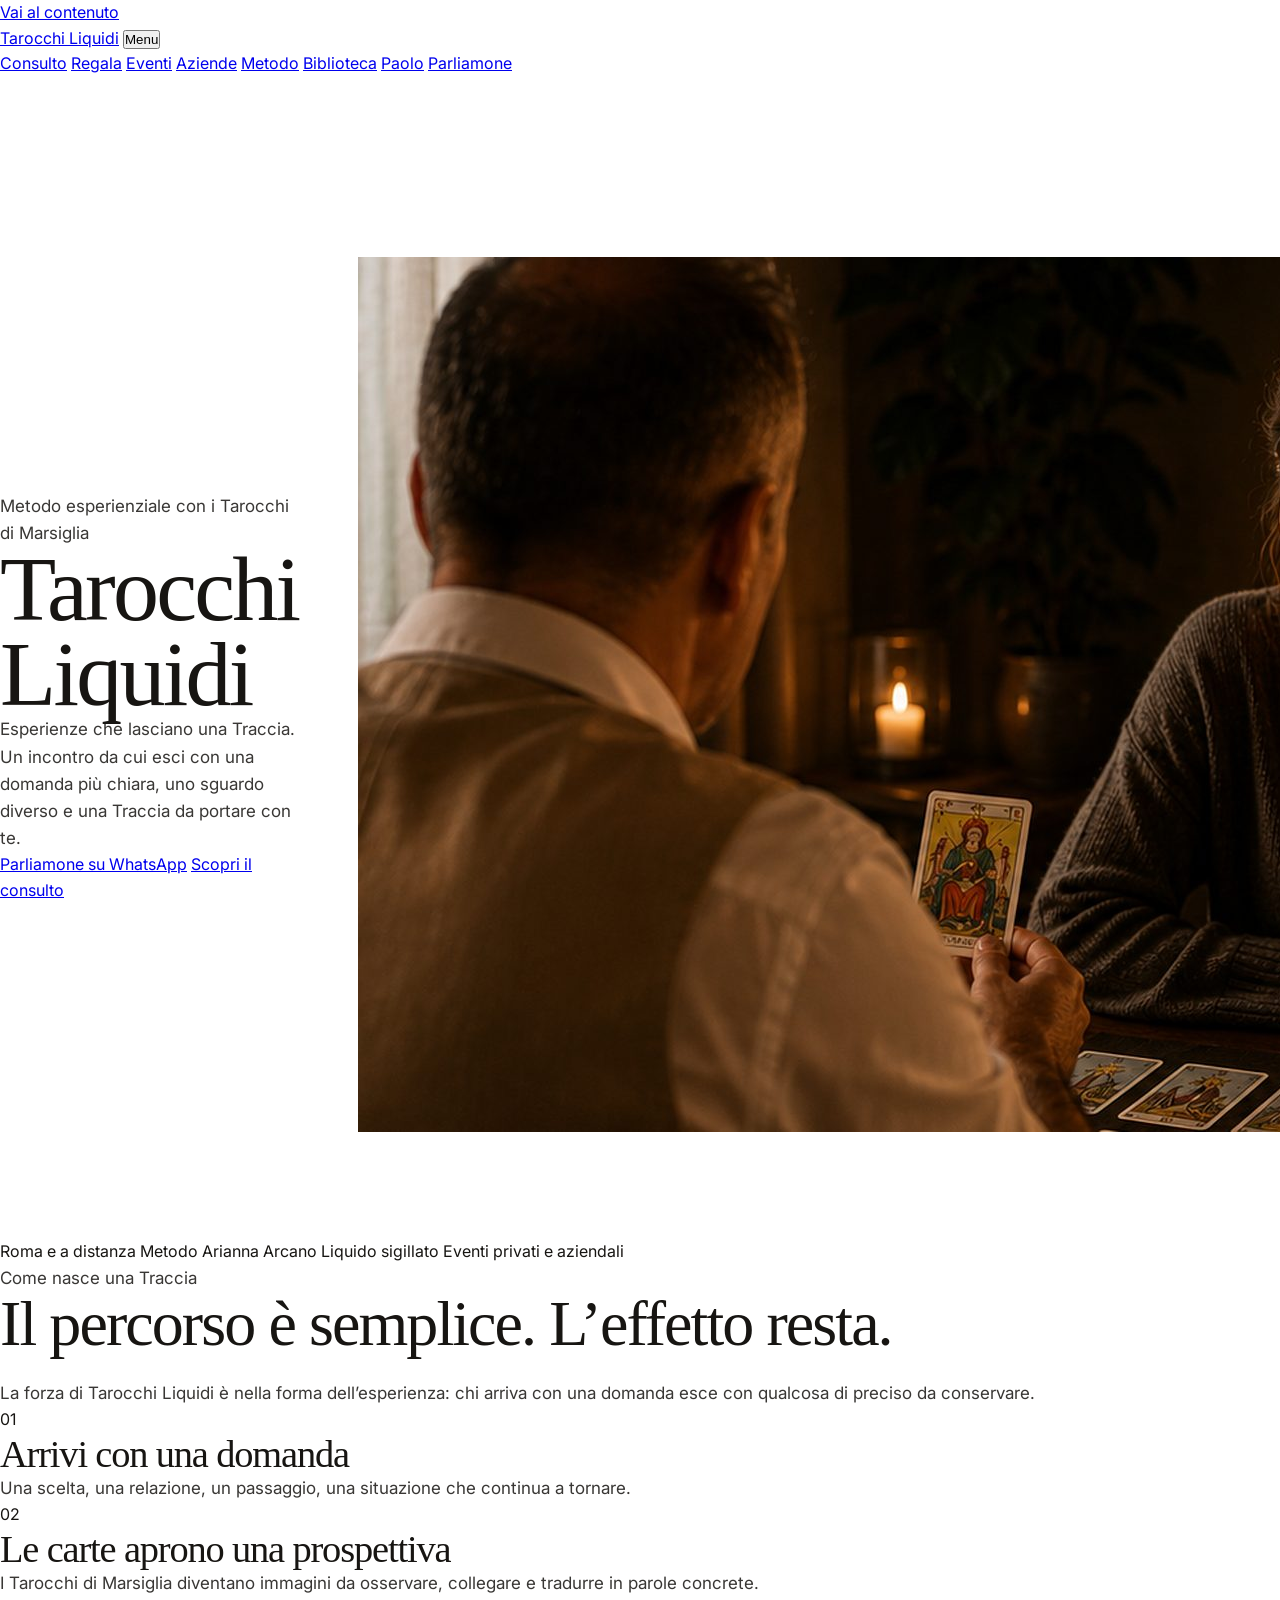
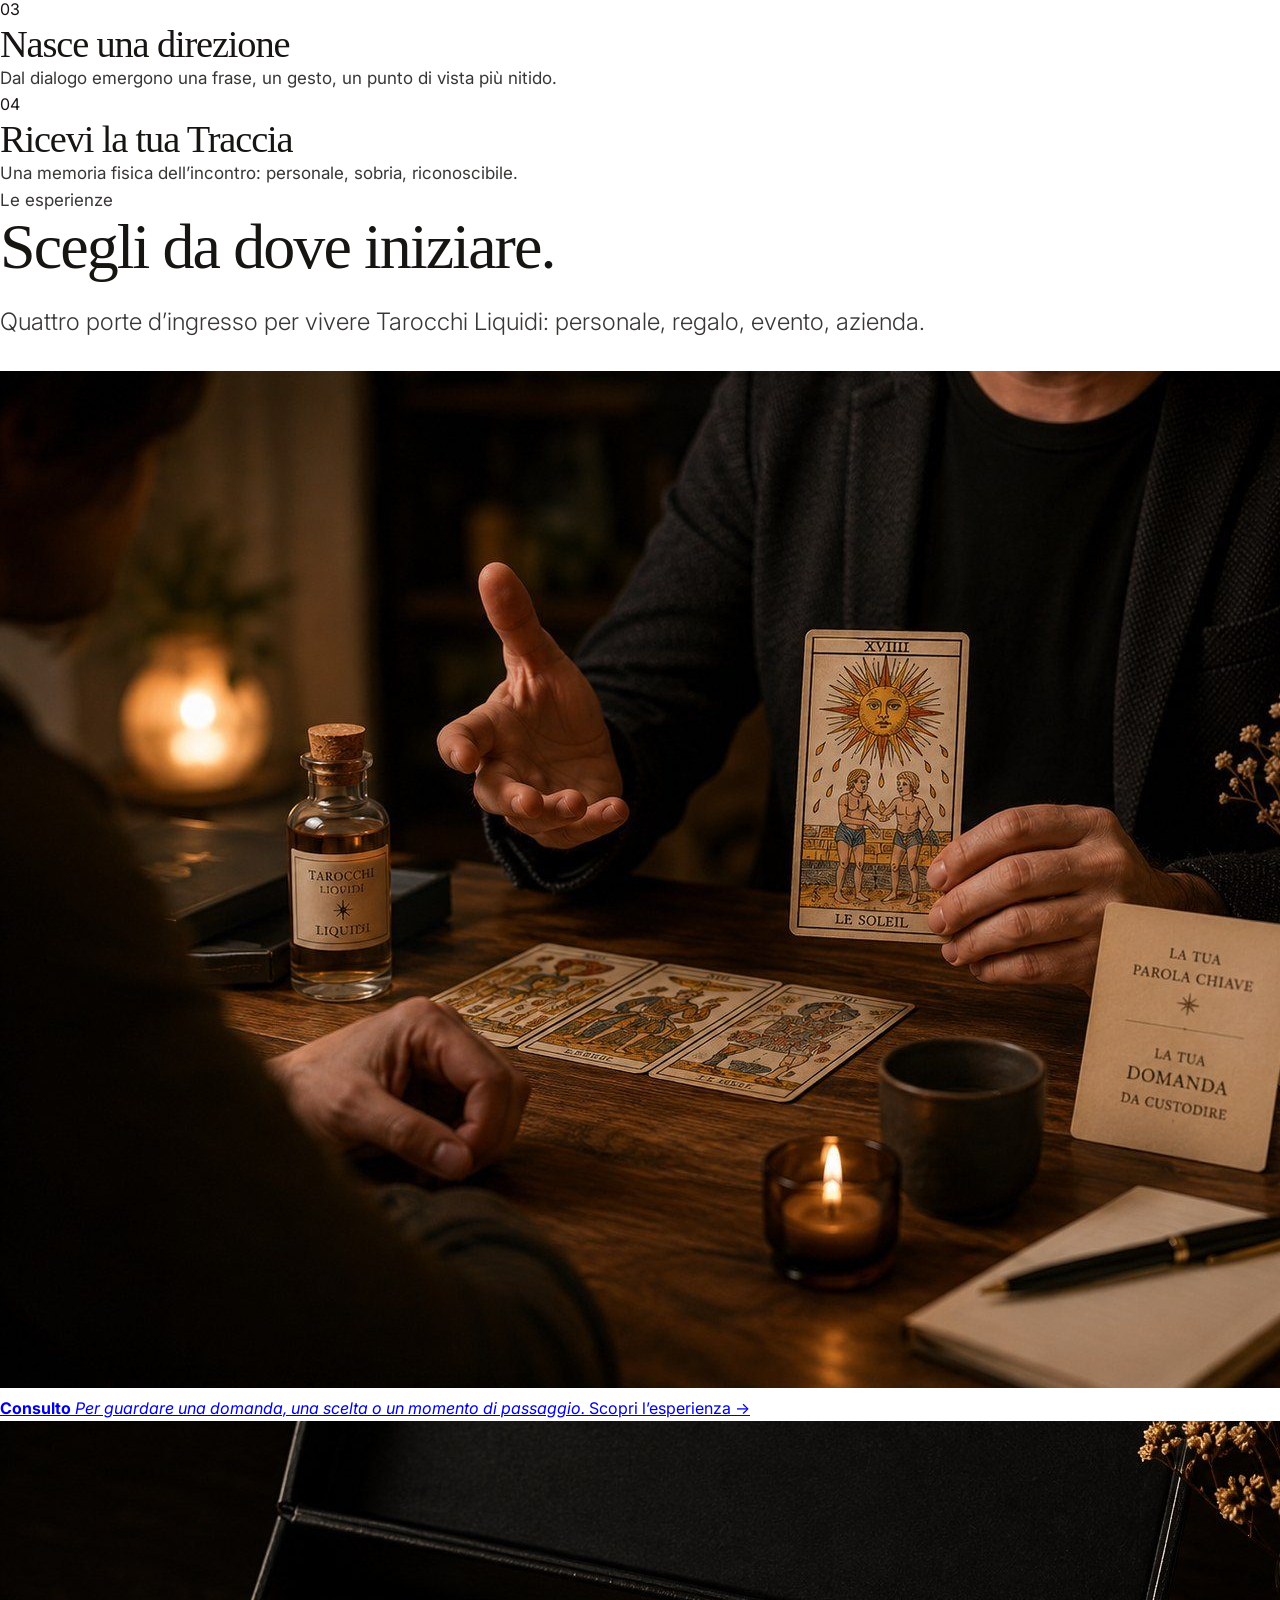
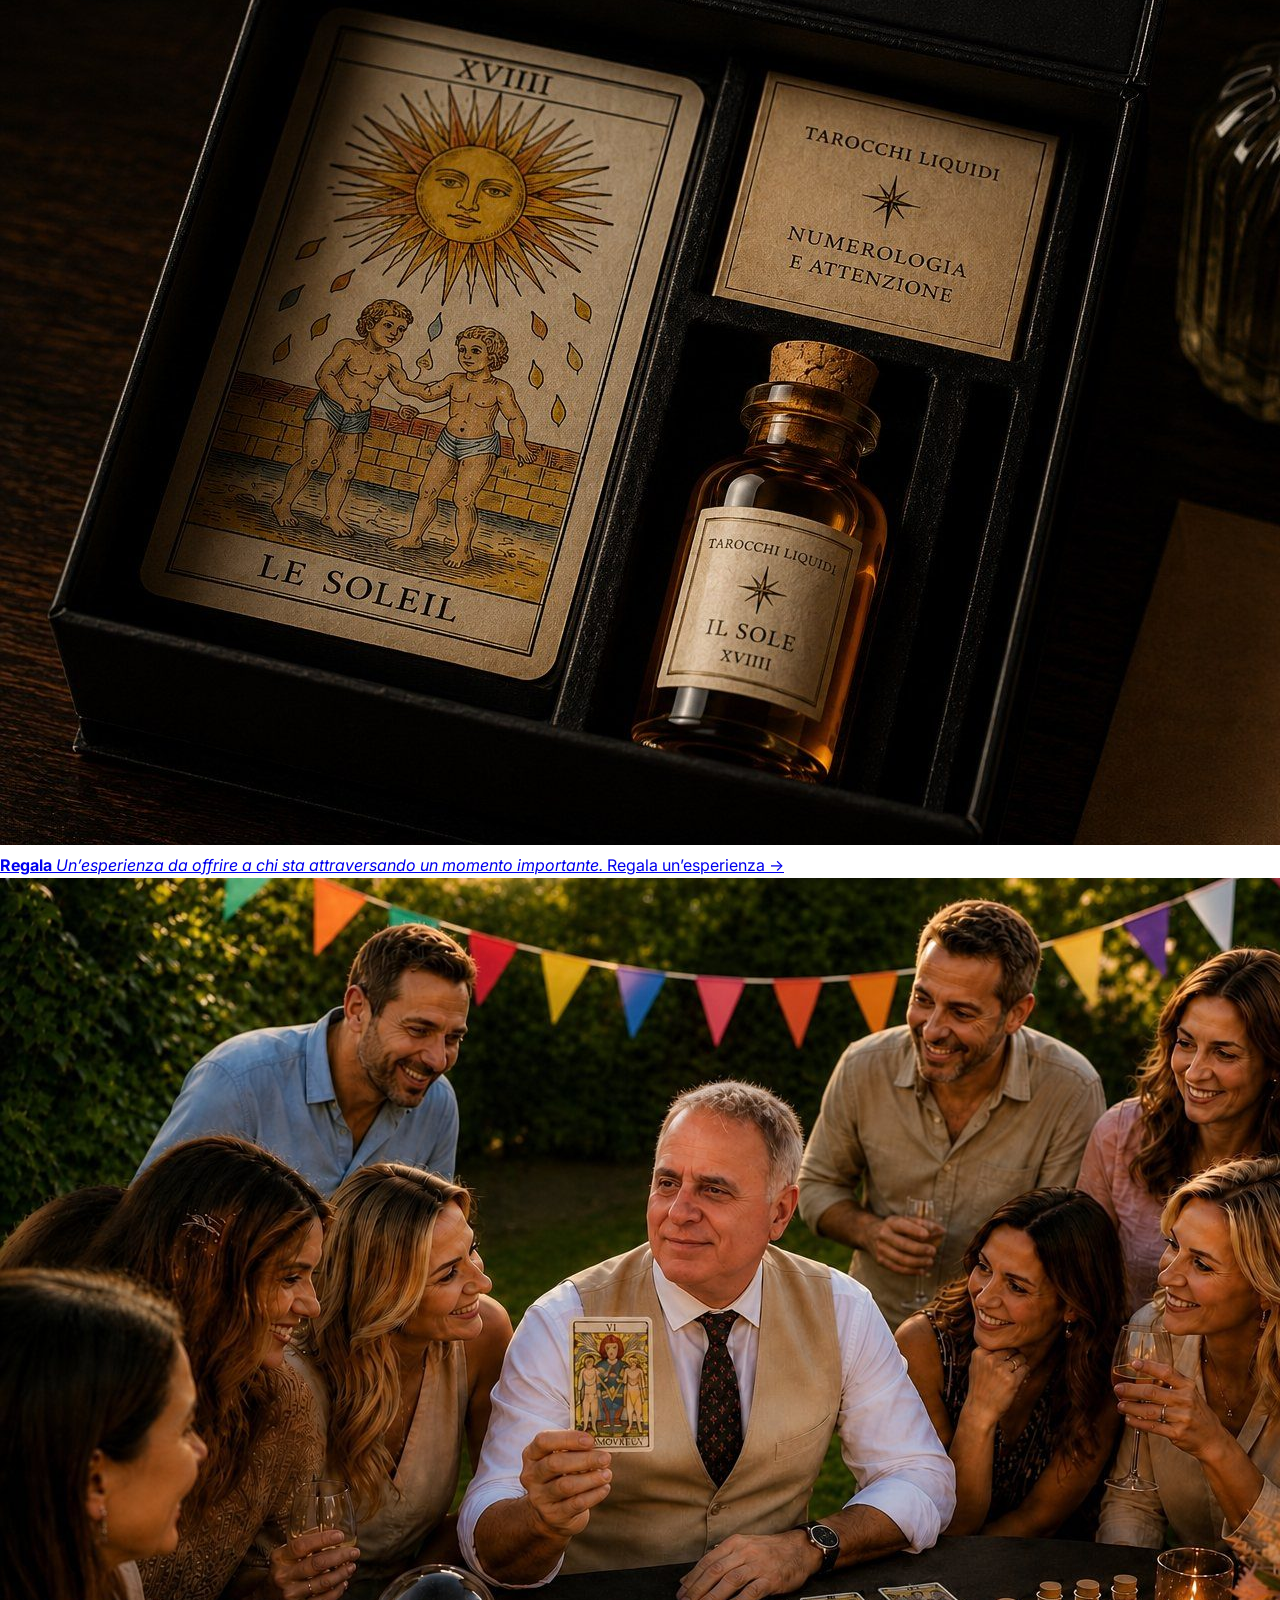
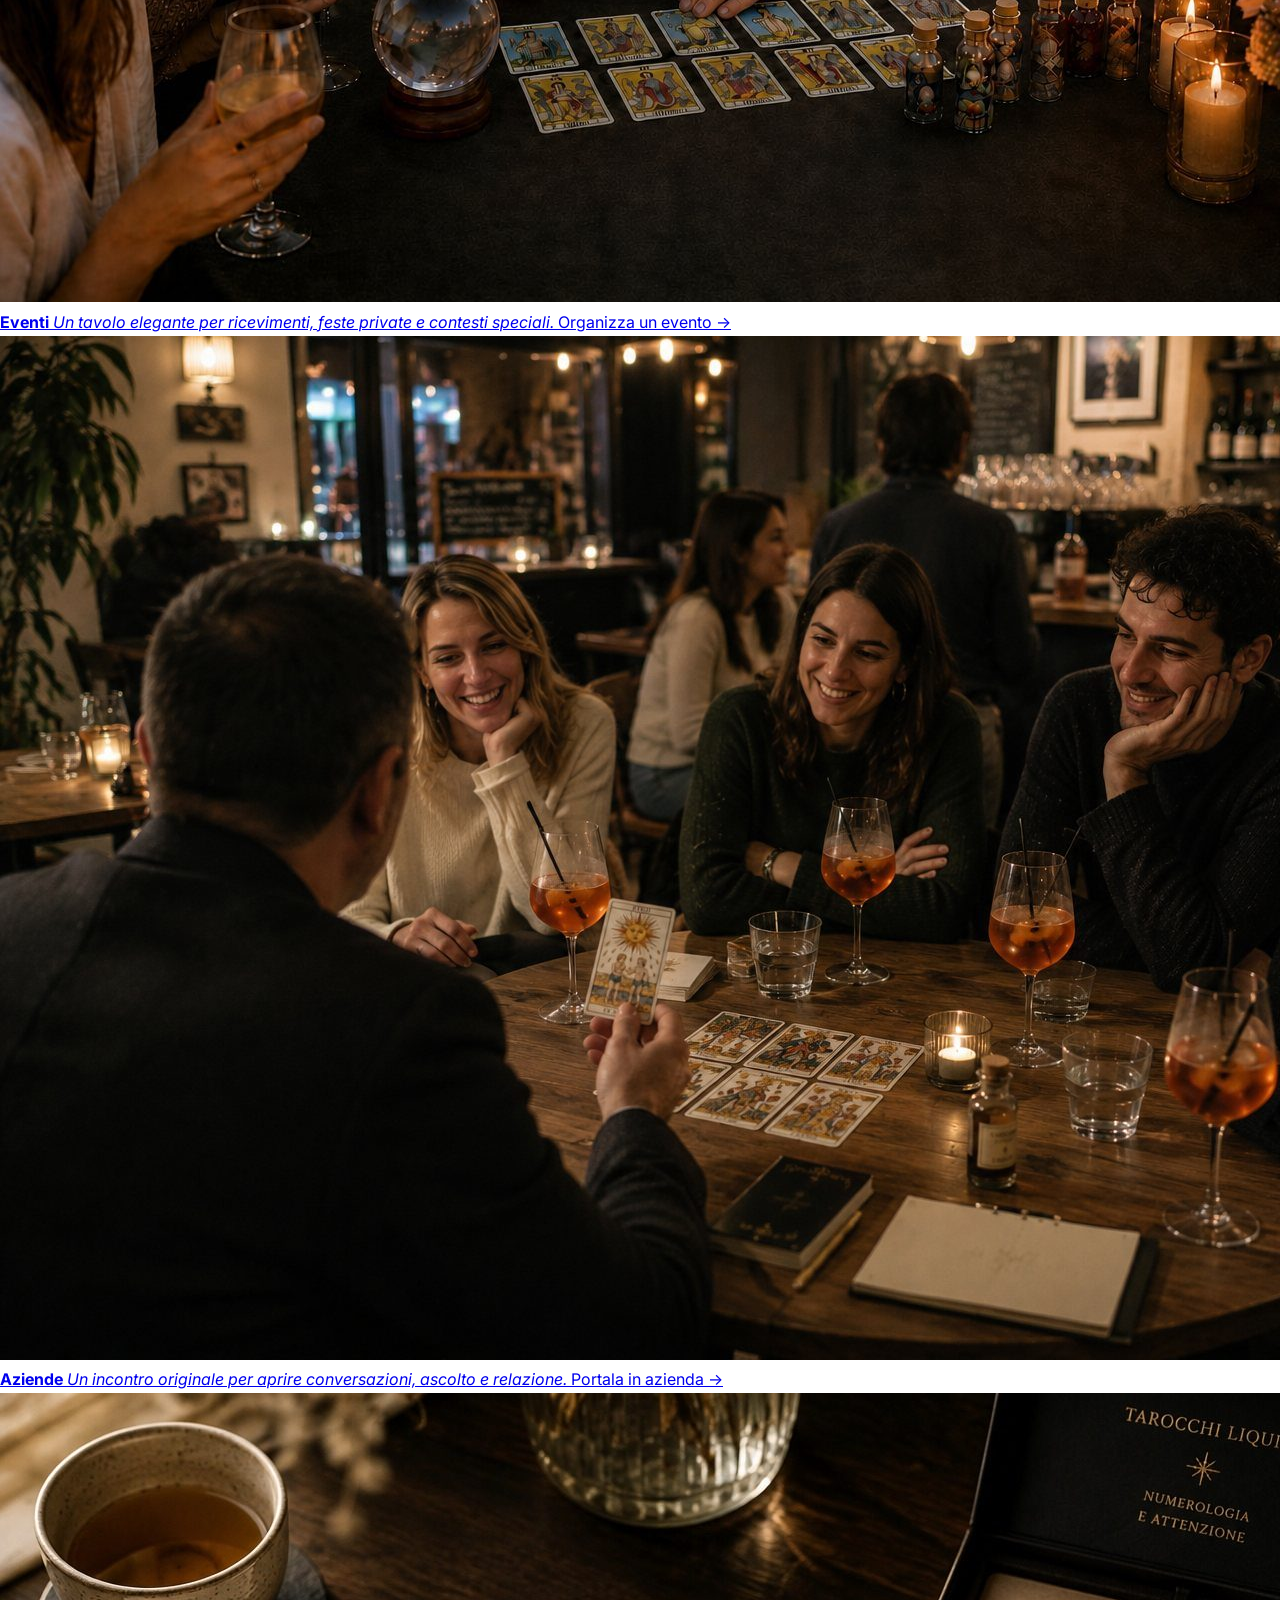
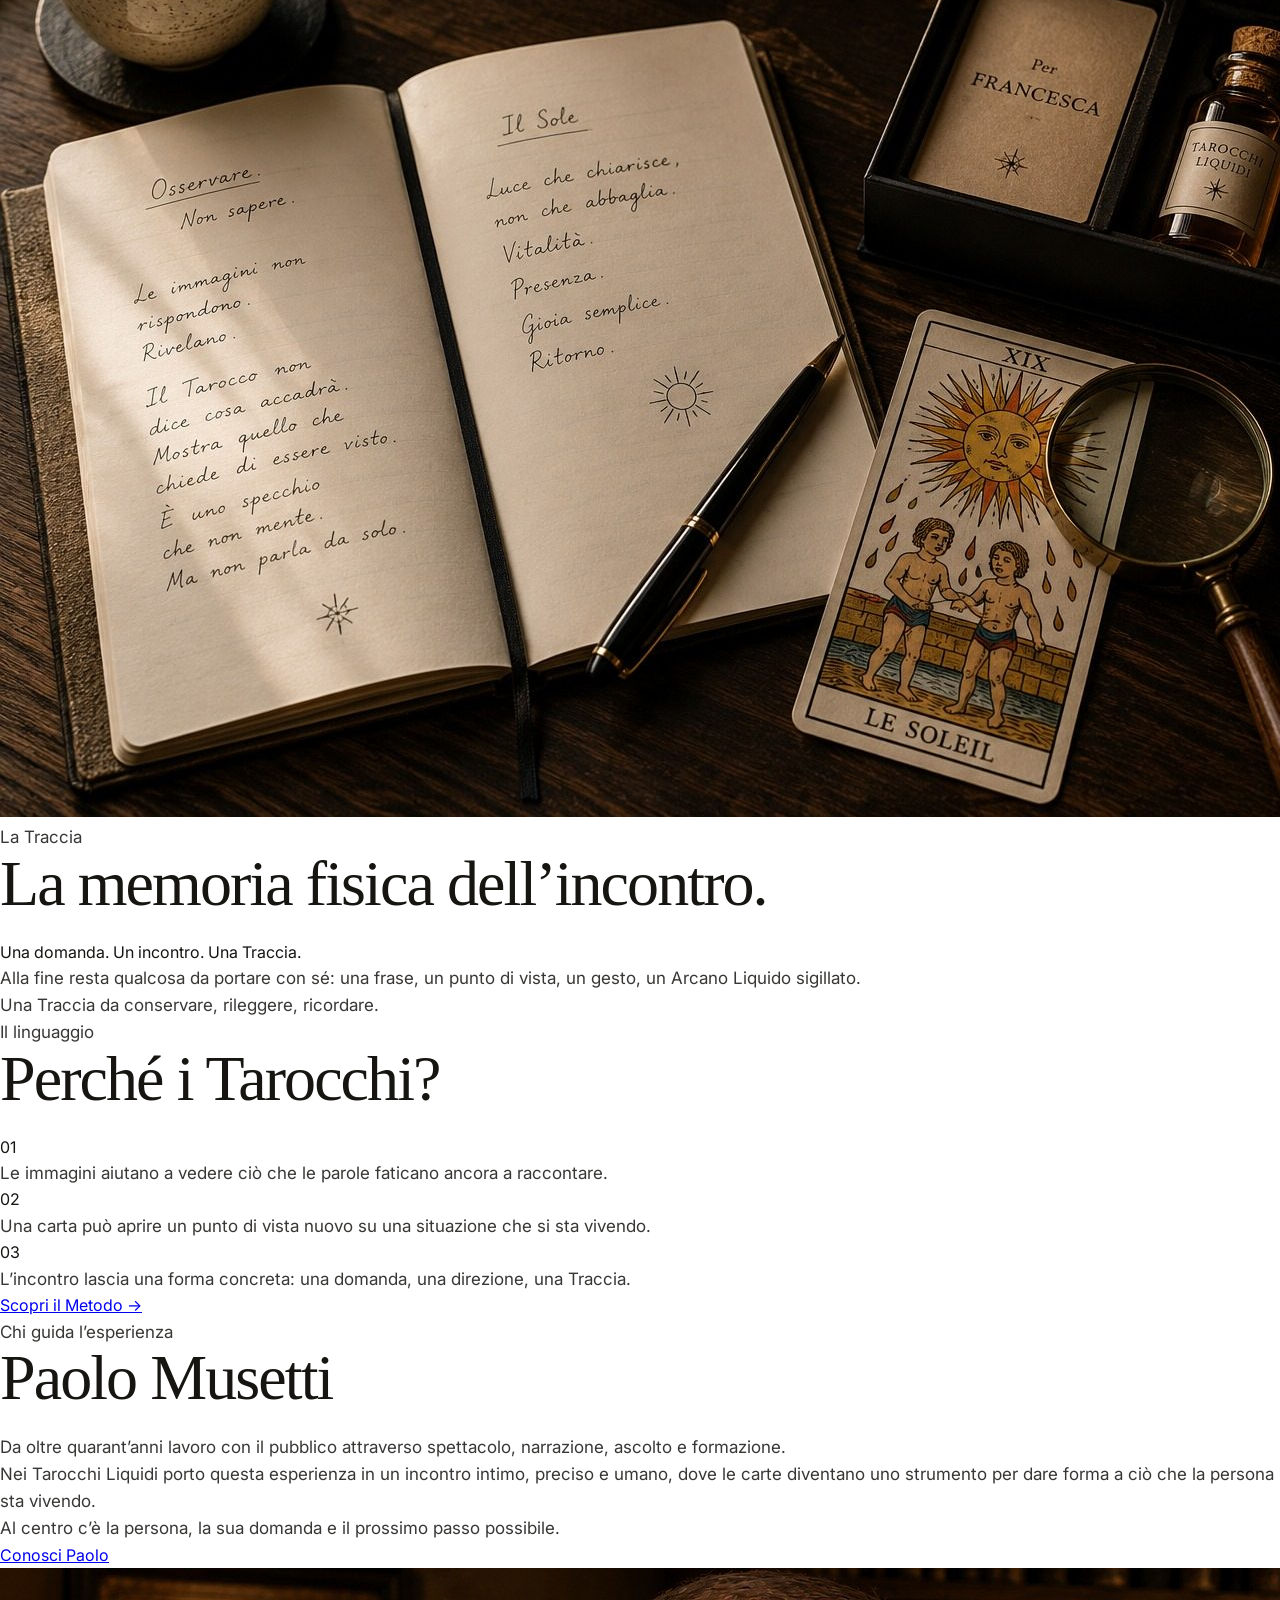
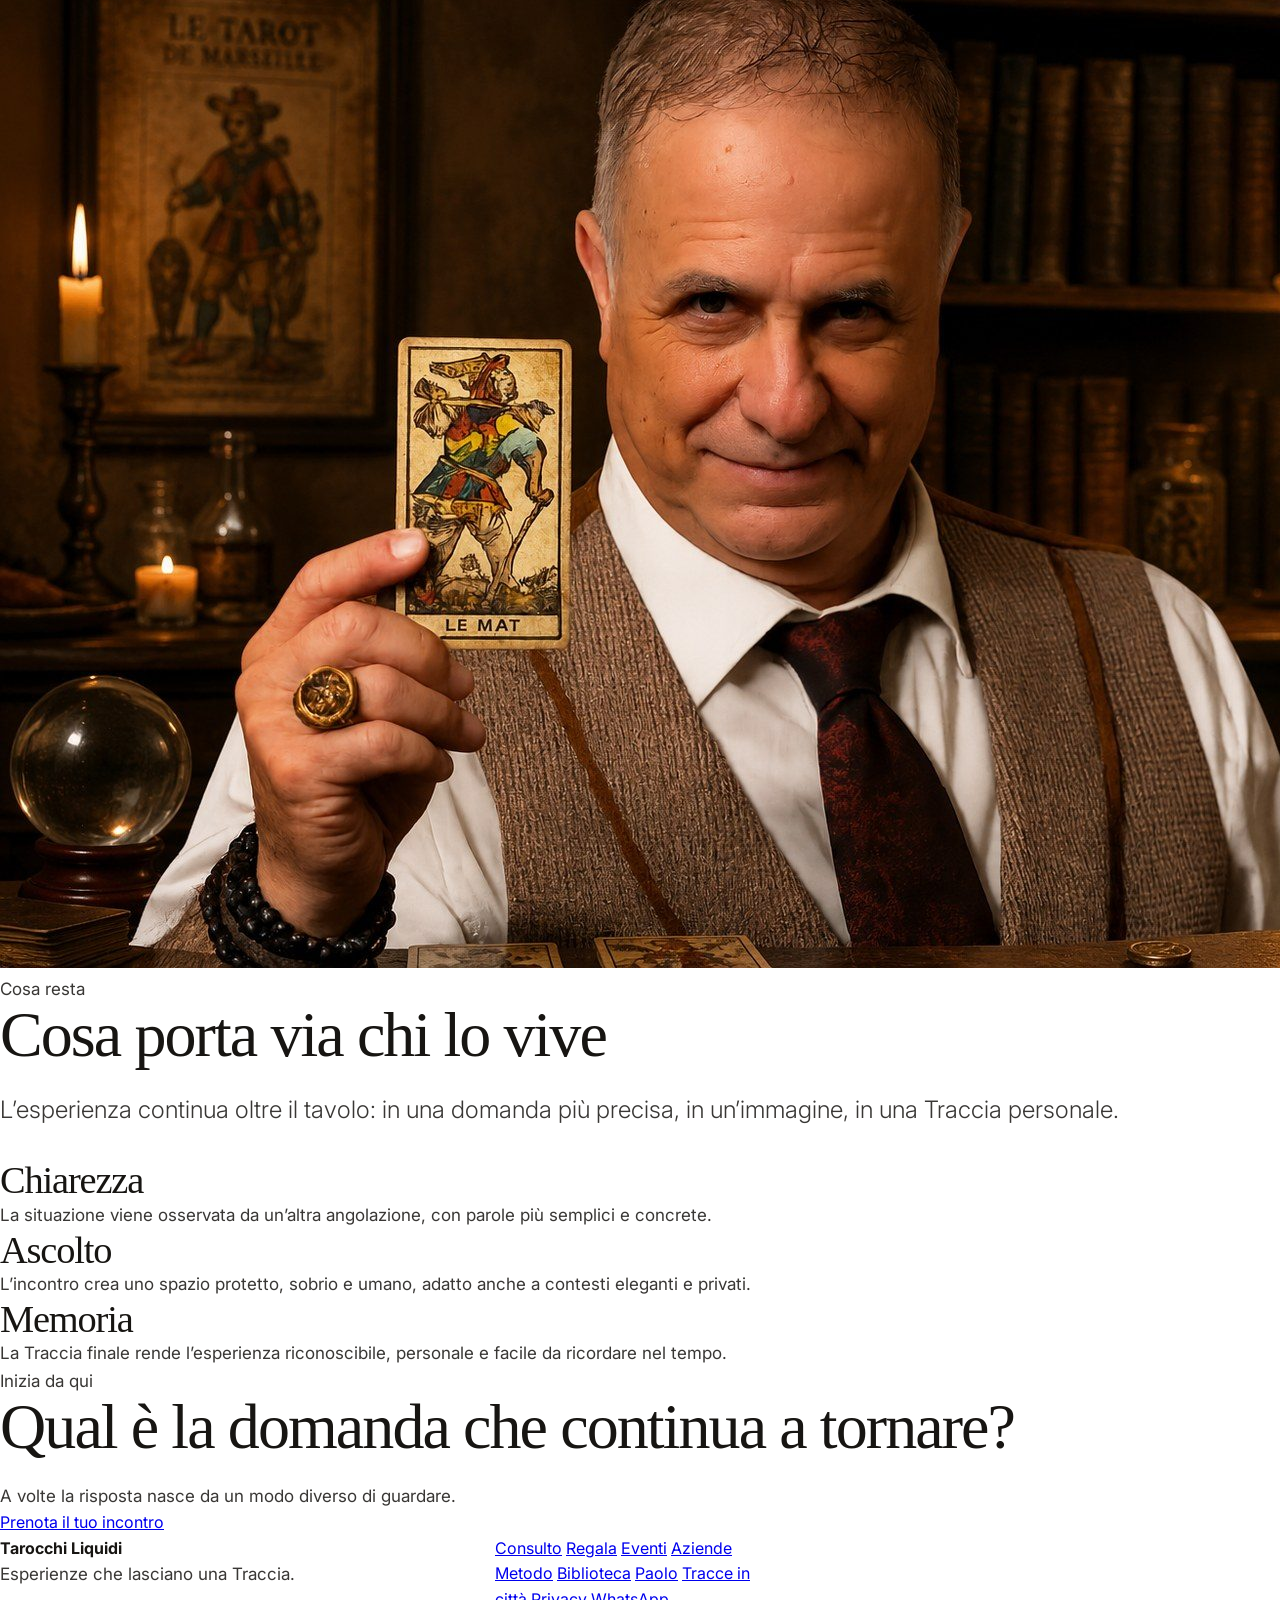
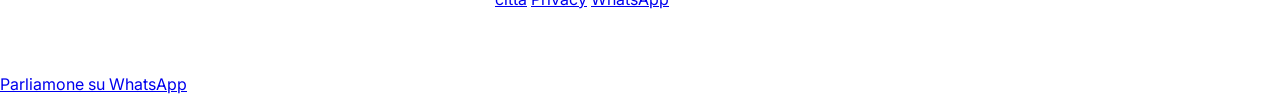
<file: index.html>
<!doctype html>
<html lang="it">
<head>

  <meta charset="utf-8">
  <meta name="viewport" content="width=device-width, initial-scale=1">
  <link rel="preconnect" href="https://fonts.googleapis.com">
  <link rel="preconnect" href="https://fonts.gstatic.com" crossorigin>
  <link href="https://fonts.googleapis.com/css2?family=Inter:wght@400;500;600;700;800;900&family=Marcellus&display=swap" rel="stylesheet">
  <link rel="icon" href="assets/favicon.png">
  <link rel="stylesheet" href="css/style.css?v=tl-next-v10">
  <title>Tarocchi Liquidi | Consulti ed esperienze con Tarocchi di Marsiglia</title>
  <meta name="description" content="Tarocchi Liquidi: consulti con Tarocchi di Marsiglia a Roma e online, esperienze per eventi privati, matrimoni, addii al nubilato, regali originali e aziende.">
  <link rel="canonical" href="https://www.tarocchiliquidi.it/">
  <meta property="og:title" content="Tarocchi Liquidi | Esperienze che lasciano una Traccia">
  <meta property="og:description" content="Un incontro da cui esci con una domanda più chiara, uno sguardo diverso e una Traccia da portare con te.">
  <meta property="og:image" content="https://www.tarocchiliquidi.it/assets/og-image.jpg">
  <meta property="og:url" content="https://www.tarocchiliquidi.it/">
  <meta property="og:type" content="website">

<script type="application/ld+json">
{
  "@context": "https://schema.org",
  "@type": "ProfessionalService",
  "name": "Tarocchi Liquidi",
  "url": "https://www.tarocchiliquidi.it/",
  "image": "https://www.tarocchiliquidi.it/assets/og-image.jpg",
  "telephone": "+39 328 292 4284",
  "areaServed": ["Roma", "Lazio", "Italia"],
  "founder": {
    "@type": "Person",
    "name": "Paolo Musetti"
  },
  "description": "Esperienze e consulti con Tarocchi di Marsiglia, a Roma e online, per persone, eventi privati, matrimoni, addii al nubilato, regali originali e contesti aziendali."
}
</script>
</head>
<body>
  <a class="skip-link" href="#contenuto">Vai al contenuto</a>
  
<header class="site-header" aria-label="Navigazione principale">
  <div class="shell header-inner">
    <a class="brand" href="index.html" aria-label="Tarocchi Liquidi home">Tarocchi Liquidi</a>
    <button class="menu-toggle" aria-expanded="false" aria-controls="main-nav">Menu</button>
    <nav id="main-nav" class="main-nav">
      <a href="per-te.html">Consulto</a>
      <a href="il-dono.html">Regala</a>
      <a href="eventi.html">Eventi</a>
      <a href="aziende.html">Aziende</a>
      <a href="metodo.html">Metodo</a>
      <a href="biblioteca/index.html">Biblioteca</a>
      <a href="chi-sono.html">Paolo</a>
      <a class="nav-cta" href="https://wa.me/393282924284?text=Vorrei%20informazioni%20su%20Tarocchi%20Liquidi">Parliamone</a>
    </nav>
  </div>
</header>

  <main id="contenuto">
    <section class="hero hero-v4">
      <div class="shell hero-grid">
        <div class="hero-copy">
          <p class="eyebrow">Metodo esperienziale con i Tarocchi di Marsiglia</p>
          <h1>Tarocchi Liquidi</h1>
          <p class="hero-payoff">Esperienze che lasciano una Traccia.</p>
          <p class="hero-text">Un incontro da cui esci con una domanda più chiara, uno sguardo diverso e una Traccia da portare con te.</p>
          <div class="hero-actions">
            <a class="button primary" href="https://wa.me/393282924284?text=Vorrei%20parlare%20di%20Tarocchi%20Liquidi">Parliamone su WhatsApp</a>
            <a class="button ghost" href="per-te.html">Scopri il consulto</a>
          </div>
        </div>
        <figure class="hero-media">
          <img src="assets/hero.jpg" alt="Incontro Tarocchi Liquidi al tavolo" width="1400" height="875">
        </figure>
      </div>
    </section>

    <section class="signal-strip" aria-label="Elementi distintivi Tarocchi Liquidi">
      <div class="shell signal-grid">
        <span>Roma e a distanza</span>
        <span>Metodo Arianna</span>
        <span>Arcano Liquido sigillato</span>
        <span>Eventi privati e aziendali</span>
      </div>
    </section>

    <section class="trace-ritual section dark" aria-labelledby="ritual-title">
      <div class="shell ritual-head">
        <div>
          <p class="eyebrow">Come nasce una Traccia</p>
          <h2 id="ritual-title">Il percorso è semplice. L’effetto resta.</h2>
        </div>
        <p>La forza di Tarocchi Liquidi è nella forma dell’esperienza: chi arriva con una domanda esce con qualcosa di preciso da conservare.</p>
      </div>
      <div class="shell ritual-grid">
        <article>
          <span>01</span>
          <h3>Arrivi con una domanda</h3>
          <p>Una scelta, una relazione, un passaggio, una situazione che continua a tornare.</p>
        </article>
        <article>
          <span>02</span>
          <h3>Le carte aprono una prospettiva</h3>
          <p>I Tarocchi di Marsiglia diventano immagini da osservare, collegare e tradurre in parole concrete.</p>
        </article>
        <article>
          <span>03</span>
          <h3>Nasce una direzione</h3>
          <p>Dal dialogo emergono una frase, un gesto, un punto di vista più nitido.</p>
        </article>
        <article>
          <span>04</span>
          <h3>Ricevi la tua Traccia</h3>
          <p>Una memoria fisica dell’incontro: personale, sobria, riconoscibile.</p>
        </article>
      </div>
    </section>

    <section class="intro section compact" aria-labelledby="esperienze-title">
      <div class="shell narrow center">
        <p class="eyebrow">Le esperienze</p>
        <h2 id="esperienze-title">Scegli da dove iniziare.</h2>
        <p class="lead">Quattro porte d’ingresso per vivere Tarocchi Liquidi: personale, regalo, evento, azienda.</p>
      </div>
      <div class="shell experience-grid" aria-label="Esperienze disponibili">
        <a class="experience-tile" href="per-te.html">
          <img src="assets/per-te.jpg" alt="Consulto individuale con Tarocchi Liquidi" width="1400" height="1017">
          <span class="tile-overlay">
            <strong>Consulto</strong>
            <em>Per guardare una domanda, una scelta o un momento di passaggio.</em>
            <span>Scopri l’esperienza →</span>
          </span>
        </a>
        <a class="experience-tile" href="il-dono.html">
          <img src="assets/dono.jpg" alt="Cofanetto Tarocchi Liquidi da regalare" width="1536" height="1024">
          <span class="tile-overlay">
            <strong>Regala</strong>
            <em>Un’esperienza da offrire a chi sta attraversando un momento importante.</em>
            <span>Regala un’esperienza →</span>
          </span>
        </a>
        <a class="experience-tile" href="eventi.html">
          <img src="assets/eventi.jpg" alt="Tarocchi Liquidi durante un evento privato" width="1536" height="1024">
          <span class="tile-overlay">
            <strong>Eventi</strong>
            <em>Un tavolo elegante per ricevimenti, feste private e contesti speciali.</em>
            <span>Organizza un evento →</span>
          </span>
        </a>
        <a class="experience-tile" href="aziende.html">
          <img src="assets/aziende.jpg" alt="Gruppo di persone durante un’esperienza guidata" width="1536" height="1024">
          <span class="tile-overlay">
            <strong>Aziende</strong>
            <em>Un incontro originale per aprire conversazioni, ascolto e relazione.</em>
            <span>Portala in azienda →</span>
          </span>
        </a>
      </div>
    </section>

    <section class="trace section soft" aria-labelledby="traccia-title">
      <div class="shell trace-showcase">
        <figure class="section-media trace-media">
          <img src="assets/traccia.jpg" alt="Carta, boccetta e Traccia personale Tarocchi Liquidi" width="1536" height="1024">
        </figure>
        <div class="section-copy trace-copy">
          <p class="eyebrow">La Traccia</p>
          <h2 id="traccia-title">La memoria fisica dell’incontro.</h2>
          <div class="trace-steps" aria-label="Sequenza dell’esperienza">
            <span>Una domanda.</span>
            <span>Un incontro.</span>
            <span>Una Traccia.</span>
          </div>
          <p>Alla fine resta qualcosa da portare con sé: una frase, un punto di vista, un gesto, un Arcano Liquido sigillato.</p>
          <p class="closing-line">Una Traccia da conservare, rileggere, ricordare.</p>
        </div>
      </div>
    </section>

    <section class="why section" aria-labelledby="perche-title">
      <div class="shell narrow center">
        <p class="eyebrow">Il linguaggio</p>
        <h2 id="perche-title">Perché i Tarocchi?</h2>
      </div>
      <div class="shell reasons-grid">
        <article>
          <span class="reason-number">01</span>
          <p>Le immagini aiutano a vedere ciò che le parole faticano ancora a raccontare.</p>
        </article>
        <article>
          <span class="reason-number">02</span>
          <p>Una carta può aprire un punto di vista nuovo su una situazione che si sta vivendo.</p>
        </article>
        <article>
          <span class="reason-number">03</span>
          <p>L’incontro lascia una forma concreta: una domanda, una direzione, una Traccia.</p>
        </article>
      </div>
      <div class="center section-action">
        <a class="text-link" href="metodo.html">Scopri il Metodo →</a>
      </div>
    </section>

    <section class="paolo section soft" aria-labelledby="paolo-title">
      <div class="shell split-grid reverse">
        <div class="section-copy">
          <p class="eyebrow">Chi guida l’esperienza</p>
          <h2 id="paolo-title">Paolo Musetti</h2>
          <p>Da oltre quarant’anni lavoro con il pubblico attraverso spettacolo, narrazione, ascolto e formazione.</p>
          <p>Nei Tarocchi Liquidi porto questa esperienza in un incontro intimo, preciso e umano, dove le carte diventano uno strumento per dare forma a ciò che la persona sta vivendo.</p>
          <p class="closing-line">Al centro c’è la persona, la sua domanda e il prossimo passo possibile.</p>
          <a class="button secondary" href="chi-sono.html">Conosci Paolo</a>
        </div>
        <figure class="section-media paolo-media">
          <img src="assets/paolo.jpg" alt="Paolo Musetti con una carta dei Tarocchi di Marsiglia" width="1500" height="1000">
        </figure>
      </div>
    </section>

    <section class="reviews section" aria-labelledby="recensioni-title">
      <div class="shell narrow center">
        <p class="eyebrow">Cosa resta</p>
        <h2 id="recensioni-title">Cosa porta via chi lo vive</h2>
        <p class="lead small">L’esperienza continua oltre il tavolo: in una domanda più precisa, in un’immagine, in una Traccia personale.</p>
      </div>
      <div class="shell value-grid">
        <article class="value-card">
          <h3>Chiarezza</h3>
          <p>La situazione viene osservata da un’altra angolazione, con parole più semplici e concrete.</p>
        </article>
        <article class="value-card">
          <h3>Ascolto</h3>
          <p>L’incontro crea uno spazio protetto, sobrio e umano, adatto anche a contesti eleganti e privati.</p>
        </article>
        <article class="value-card">
          <h3>Memoria</h3>
          <p>La Traccia finale rende l’esperienza riconoscibile, personale e facile da ricordare nel tempo.</p>
        </article>
      </div>
    </section>

    <section class="final-cta" aria-labelledby="cta-title">
      <div class="shell narrow center">
        <p class="eyebrow">Inizia da qui</p>
        <h2 id="cta-title">Qual è la domanda che continua a tornare?</h2>
        <p>A volte la risposta nasce da un modo diverso di guardare.</p>
        <a class="button primary" href="https://wa.me/393282924284?text=Vorrei%20raccontarti%20la%20mia%20domanda">Prenota il tuo incontro</a>
      </div>
    </section>
  </main>
  
<footer class="site-footer">
  <div class="shell footer-grid">
    <div>
      <strong>Tarocchi Liquidi</strong>
      <p>Esperienze che lasciano una Traccia.</p>
    </div>
    <nav aria-label="Navigazione footer">
      <a href="per-te.html">Consulto</a>
      <a href="il-dono.html">Regala</a>
      <a href="eventi.html">Eventi</a>
      <a href="aziende.html">Aziende</a>
      <a href="metodo.html">Metodo</a>
      <a href="biblioteca/index.html">Biblioteca</a>
      <a href="chi-sono.html">Paolo</a>
      <a class="quiet-footer-link" href="tracce.html">Tracce in città</a>
      <a href="privacy.html">Privacy</a>
      <a href="https://wa.me/393282924284">WhatsApp</a>
    </nav>
  </div>
</footer>
<a class="mobile-sticky" href="https://wa.me/393282924284?text=Vorrei%20parlare%20di%20Tarocchi%20Liquidi">Parliamone su WhatsApp</a>
  <script src="js/script.js?v=tl-next-v10"></script>
</body>
</html>
</file>
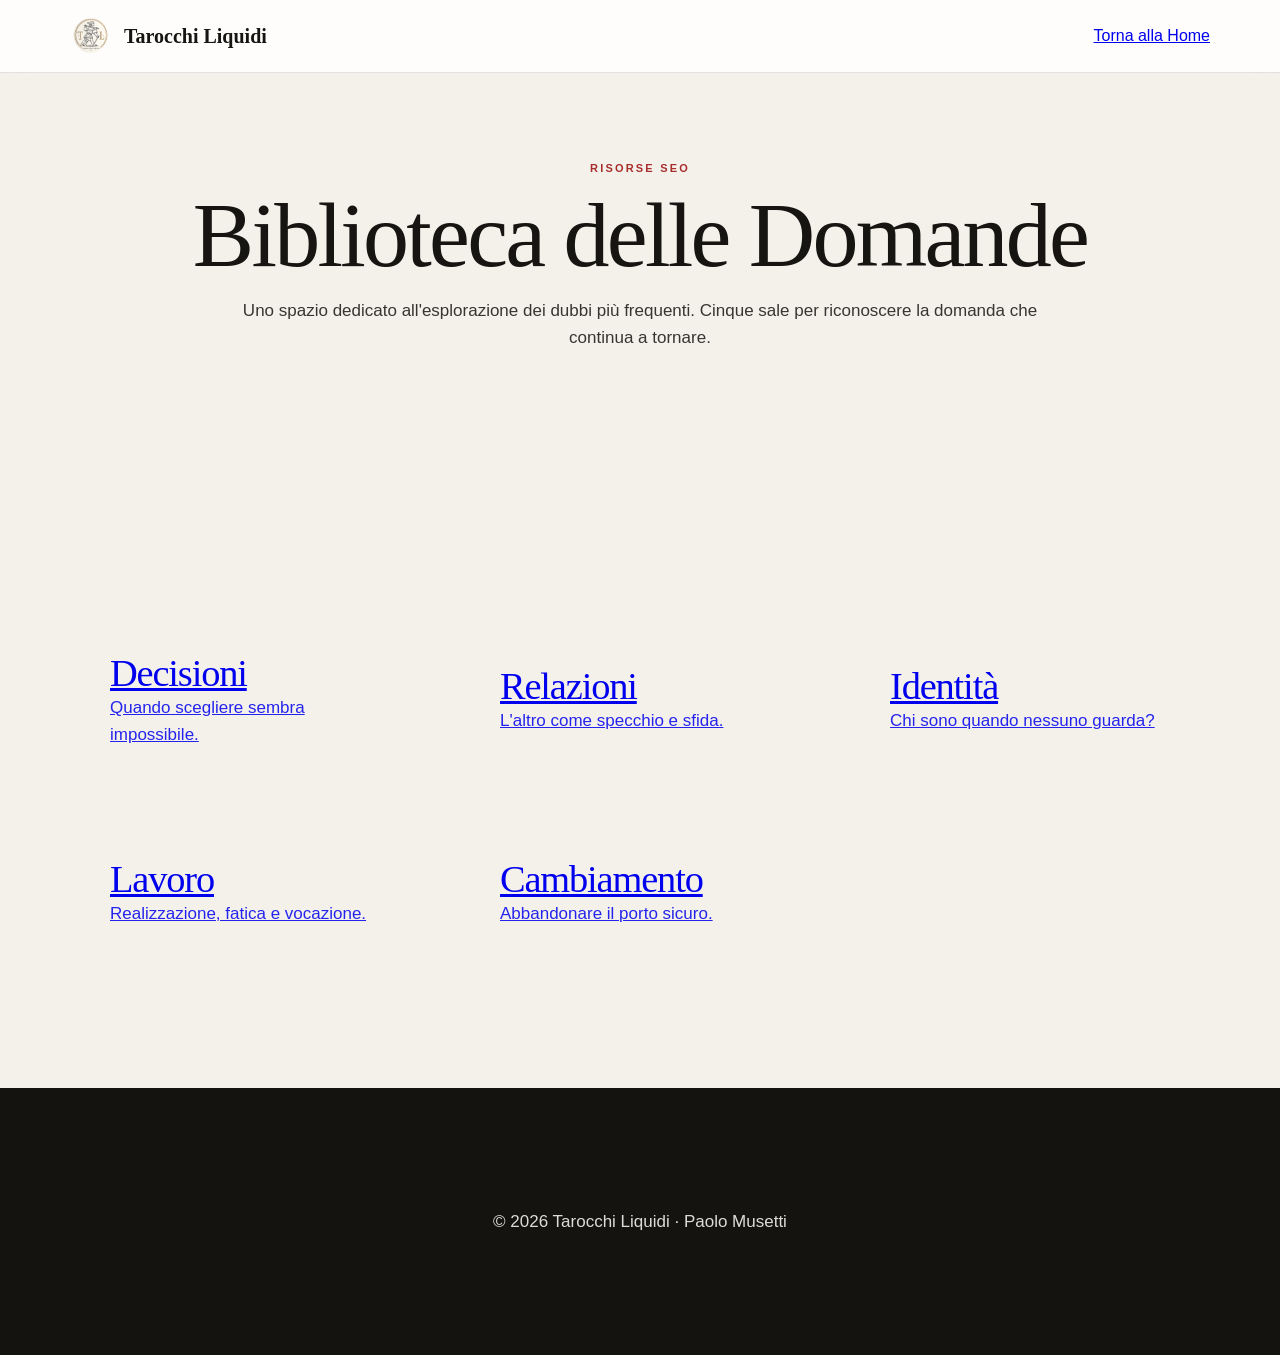
<file: biblioteca/index.html>
<!DOCTYPE html>
<html lang="it">
<head>
    <meta charset="UTF-8">
    <meta name="viewport" content="width=device-width, initial-scale=1.0">
    <title>Biblioteca delle Domande | Tarocchi Liquidi</title>
    <link rel="stylesheet" href="../css/style.css">
</head>
<body class="bg-soft">
    <nav class="navbar">
        <div class="container nav-container">
            <a href="/" class="logo">
                <img src="../assets/logo-tl-v2.png" alt="Tarocchi Liquidi" class="nav-logo">
                <span>Tarocchi Liquidi</span>
            </a>
            <a href="/" class="btn-small">Torna alla Home</a>
        </div>
    </nav>

    <header class="section-padding" style="padding-top:160px">
        <div class="container text-center">
            <span class="subtitle">Risorse SEO</span>
            <h1>Biblioteca delle Domande</h1>
            <p class="max-800" style="margin:20px auto">Uno spazio dedicato all'esplorazione dei dubbi più frequenti. Cinque sale per riconoscere la domanda che continua a tornare.</p>
        </div>
    </header>

    <section class="section-padding">
        <div class="container grid-2" style="grid-template-columns: repeat(auto-fit, minmax(300px, 1fr)); gap:30px">
            <a href="decisioni.html" class="c-card"><h3>Decisioni</h3><p>Quando scegliere sembra impossibile.</p></a>
            <a href="relazioni.html" class="c-card"><h3>Relazioni</h3><p>L'altro come specchio e sfida.</p></a>
            <a href="identita.html" class="c-card"><h3>Identità</h3><p>Chi sono quando nessuno guarda?</p></a>
            <a href="lavoro.html" class="c-card"><h3>Lavoro</h3><p>Realizzazione, fatica e vocazione.</p></a>
            <a href="cambiamento.html" class="c-card"><h3>Cambiamento</h3><p>Abbandonare il porto sicuro.</p></a>
        </div>
    </section>

    <footer class="footer section-padding bg-dark">
        <div class="container text-center">
            <p>&copy; 2026 Tarocchi Liquidi · Paolo Musetti</p>
        </div>
    </footer>
</body>
</html>
</file>
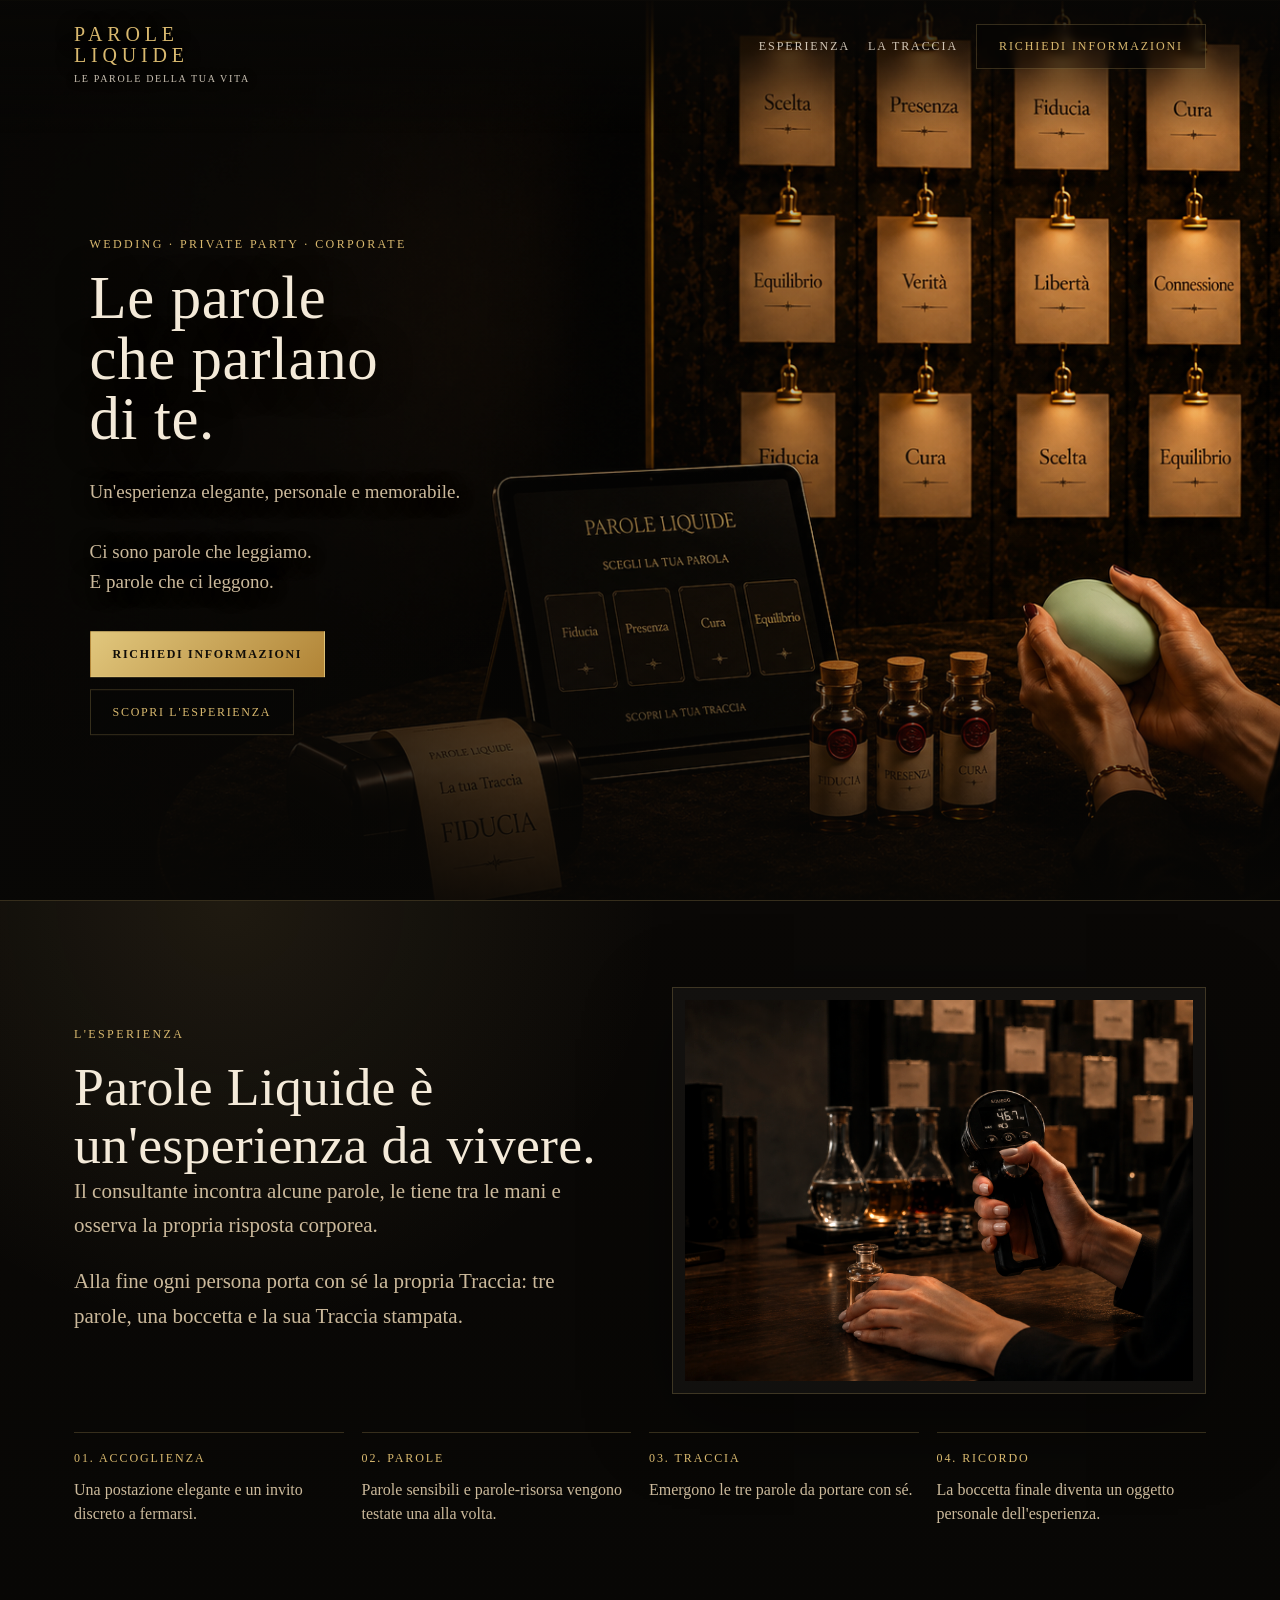
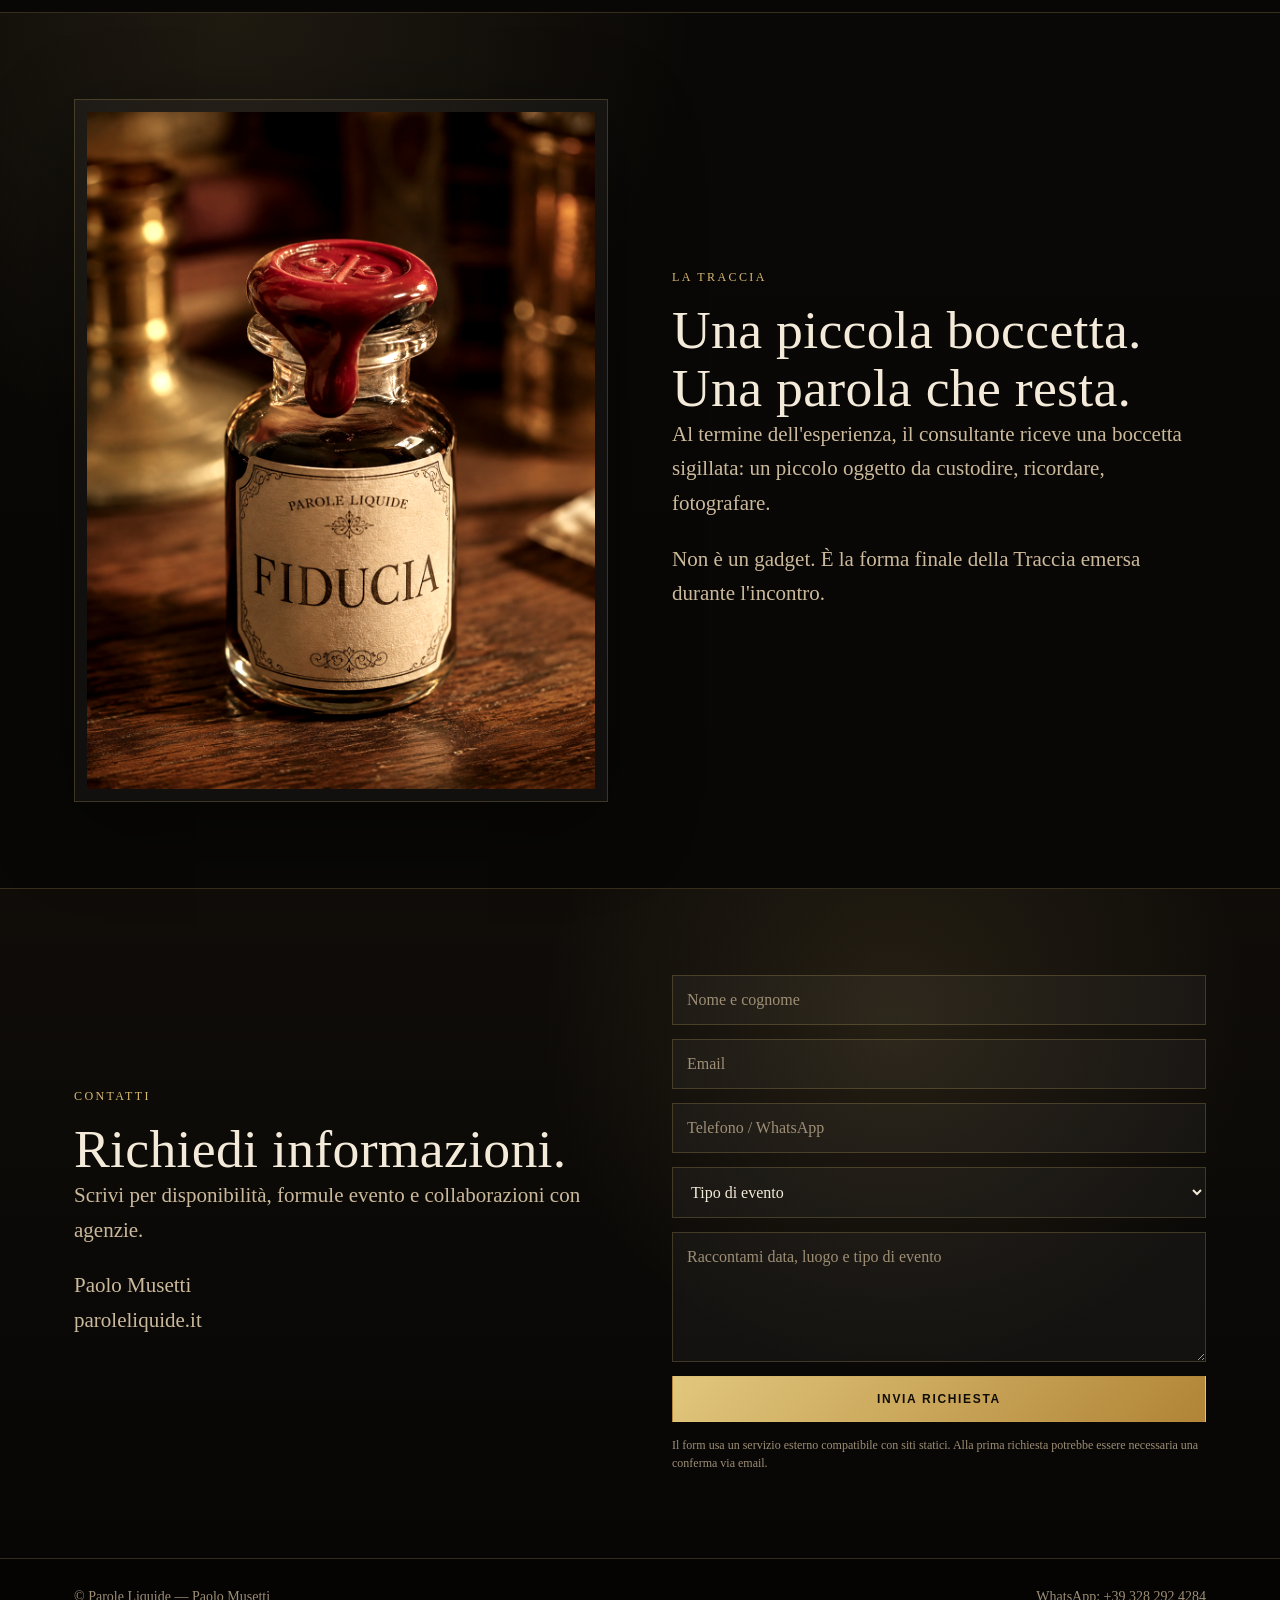
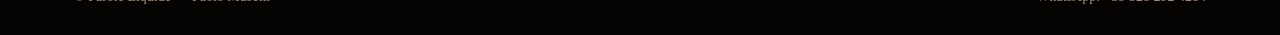
<file: source_paroleliquide/paroleliquide-main/index.html>
<!doctype html>
<html lang="it">
<head>
  <meta charset="utf-8">
  <meta name="viewport" content="width=device-width, initial-scale=1">
  <title>Parole Liquide — Le parole della tua vita</title>
  <meta name="description" content="Parole Liquide è un'esperienza elegante, personale e memorabile per wedding, private party e corporate.">
  <style>
    :root{
      --bg:#080705;
      --bg-soft:#100d09;
      --paper:#f4ead9;
      --muted:#cbb99b;
      --muted2:#9d8e75;
      --gold:#d9b96f;
      --gold-soft:#b98937;
      --line:rgba(217,185,111,.22);
      --card:rgba(255,255,255,.035);
      --shadow:0 24px 80px rgba(0,0,0,.38);
      --serif:Georgia,"Times New Roman",serif;
    }

    *{box-sizing:border-box}
    html{scroll-behavior:smooth}
    body{
      margin:0;
      background:
        radial-gradient(circle at 50% -12%, rgba(217,185,111,.10), transparent 34%),
        linear-gradient(180deg,#0a0806 0%,#050403 100%);
      color:var(--paper);
      font-family:var(--serif);
      text-rendering:optimizeLegibility;
      -webkit-font-smoothing:antialiased;
    }
    img{max-width:100%;display:block}
    a{color:inherit;text-decoration:none}

    .wrap{max-width:1180px;margin:0 auto;padding:0 24px}

    header{
      position:fixed;
      inset:0 0 auto 0;
      z-index:20;
      padding:24px 0 48px;
      background:linear-gradient(180deg,rgba(8,7,5,.94),rgba(8,7,5,.58),transparent);
    }
    .nav{
      display:flex;
      align-items:flex-start;
      justify-content:space-between;
      gap:24px;
    }
    .brand{
      color:var(--gold);
      text-transform:uppercase;
      letter-spacing:.24em;
      font-size:20px;
      line-height:1.06;
      text-shadow:0 1px 18px rgba(0,0,0,.5);
    }
    .brand small{
      display:block;
      font-size:10px;
      color:var(--paper);
      opacity:.82;
      letter-spacing:.17em;
      margin-top:8px;
    }
    .navlinks{
      display:flex;
      gap:18px;
      align-items:center;
      font-size:12px;
      letter-spacing:.16em;
      text-transform:uppercase;
      color:rgba(244,234,217,.84);
    }
    .navlinks a{
      padding:12px 0;
      transition:color .22s ease, opacity .22s ease;
    }
    .navlinks a:hover{color:var(--gold)}
    .navlinks .outline{
      border:1px solid var(--line);
      padding:14px 22px;
      color:var(--gold);
      background:rgba(7,6,5,.28);
      backdrop-filter:blur(4px);
    }

    .btn{
      display:inline-flex;
      align-items:center;
      justify-content:center;
      min-height:46px;
      padding:0 22px;
      border:1px solid var(--line);
      color:var(--gold);
      font-size:12px;
      letter-spacing:.14em;
      text-transform:uppercase;
      background:rgba(7,6,5,.40);
      transition:transform .22s ease, box-shadow .22s ease, background .22s ease, border-color .22s ease;
      cursor:pointer;
    }
    .btn:hover{
      transform:translateY(-1px);
      box-shadow:0 14px 36px rgba(0,0,0,.28);
      border-color:rgba(217,185,111,.48);
    }
    .btn.primary{
      background:linear-gradient(135deg,#e1c77d,#b18436);
      color:#100d08;
      border-color:transparent;
      font-weight:700;
    }

    .hero{
      position:relative;
      min-height:100vh;
      overflow:hidden;
      background:
        linear-gradient(90deg,rgba(8,7,5,.90) 0%,rgba(8,7,5,.76) 24%,rgba(8,7,5,.42) 48%,rgba(8,7,5,.10) 78%,rgba(8,7,5,.04) 100%),
        url('hero-postazione.png') center center / cover no-repeat;
    }
    .hero:after{
      content:"";
      position:absolute;
      inset:auto 0 0 0;
      height:32vh;
      background:linear-gradient(180deg,transparent,rgba(8,7,5,.86));
      pointer-events:none;
    }
    .hero-inner{
      position:absolute;
      left:clamp(30px,7vw,124px);
      top:54%;
      transform:translateY(-50%);
      z-index:2;
      width:min(430px,calc(100vw - 60px));
      animation:fadeUp .7s ease-out both;
    }
    @keyframes fadeUp{
      from{opacity:0;transform:translateY(-46%) translateX(-10px)}
      to{opacity:1;transform:translateY(-50%) translateX(0)}
    }
    .eyebrow{
      color:var(--gold);
      font-size:12px;
      letter-spacing:.20em;
      text-transform:uppercase;
      margin-bottom:16px;
    }
    h1{
      margin:0;
      font-size:clamp(42px,4.75vw,72px);
      line-height:.99;
      font-weight:400;
      letter-spacing:.01em;
      text-shadow:0 2px 34px rgba(0,0,0,.56);
    }
    .lead{
      margin:28px 0 0;
      font-size:19px;
      line-height:1.58;
      color:var(--muted);
      max-width:390px;
      text-shadow:0 2px 20px rgba(0,0,0,.55);
    }
    .cta{
      display:flex;
      flex-wrap:wrap;
      gap:12px;
      margin-top:34px;
    }

    section{
      padding:86px 0;
      border-top:1px solid var(--line);
      background:
        radial-gradient(circle at 18% 0%,rgba(217,185,111,.10),transparent 34%),
        linear-gradient(180deg,#0a0806 0%,var(--bg) 100%);
    }
    .grid-2{
      display:grid;
      grid-template-columns:1fr 1fr;
      gap:64px;
      align-items:center;
    }
    h2{
      margin:0;
      font-size:clamp(34px,4.2vw,56px);
      line-height:1.08;
      font-weight:400;
      letter-spacing:.005em;
    }
    .copy{
      font-size:21px;
      line-height:1.65;
      color:var(--muted);
    }
    .copy p:first-child{margin-top:0}
    .visual{
      border:1px solid var(--line);
      background:var(--card);
      padding:12px;
      box-shadow:var(--shadow);
    }
    .visual img{
      width:100%;
      height:auto;
      filter:brightness(1.12) contrast(1.03) saturate(1.04);
    }

    .steps{
      display:grid;
      grid-template-columns:repeat(4,1fr);
      gap:18px;
      margin-top:38px;
    }
    .step{
      border-top:1px solid var(--line);
      padding-top:18px;
    }
    .step b{
      display:block;
      color:var(--gold);
      font-size:12px;
      letter-spacing:.16em;
      text-transform:uppercase;
      font-weight:400;
      margin-bottom:12px;
    }
    .step span{
      display:block;
      color:var(--muted);
      font-size:16px;
      line-height:1.5;
    }

    .contact{
      background:
        radial-gradient(circle at 70% 20%,rgba(217,185,111,.11),transparent 34%),
        linear-gradient(180deg,var(--bg-soft),#070605);
    }
    form{display:grid;gap:14px}
    input,textarea,select{
      width:100%;
      background:rgba(255,255,255,.04);
      border:1px solid var(--line);
      color:var(--paper);
      padding:15px 14px;
      font:16px var(--serif);
      outline:none;
      border-radius:0;
    }
    input:focus,textarea:focus,select:focus{
      border-color:rgba(217,185,111,.58);
      box-shadow:0 0 0 3px rgba(217,185,111,.08);
    }
    textarea{min-height:130px;resize:vertical}
    input::placeholder,textarea::placeholder{color:var(--muted2)}
    select option{
      background:#fffdf8;
      color:#120f0a;
    }
    .fine{
      font-size:12px;
      line-height:1.5;
      color:var(--muted2);
    }

    footer{
      padding:30px 0;
      border-top:1px solid var(--line);
      color:var(--muted2);
      font-size:14px;
      background:#050403;
    }
    .foot{
      display:flex;
      justify-content:space-between;
      gap:16px;
      flex-wrap:wrap;
    }

    @media(max-width:980px){
      header{position:static;padding:16px 0;background:#080705;border-bottom:1px solid var(--line)}
      .navlinks{display:none}
      .hero{
        min-height:760px;
        background:
          linear-gradient(90deg,rgba(8,7,5,.76),rgba(8,7,5,.50) 42%,rgba(8,7,5,.14)),
          url('hero-postazione.png') 64% center / cover no-repeat;
      }
      .hero-inner{
        left:24px;
        top:55%;
        width:min(440px,calc(100vw - 48px));
      }
      .grid-2{grid-template-columns:1fr;gap:34px}
      section{padding:60px 0}
      .steps{grid-template-columns:1fr 1fr}
    }

    @media(max-width:560px){
      .wrap{padding:0 20px}
      header{padding:14px 0 15px}
      .brand{font-size:17px;letter-spacing:.22em}
      .brand small{font-size:9px;margin-top:7px;letter-spacing:.15em}
      .hero{
        min-height:0;
        background:
          linear-gradient(180deg,rgba(8,7,5,.04) 0%,rgba(8,7,5,.16) 33%,rgba(8,7,5,.72) 58%,rgba(8,7,5,.96) 100%),
          url('hero-postazione.png') 69% top / auto 52% no-repeat;
      }
      .hero:after{height:18vh;background:linear-gradient(180deg,transparent,rgba(8,7,5,.78))}
      .hero-inner{
        position:relative;
        left:auto;
        top:auto;
        transform:none;
        padding:300px 20px 42px;
        width:100%;
        animation:none;
      }
      .eyebrow{font-size:11px;letter-spacing:.22em;margin-bottom:12px}
      h1{font-size:38px;line-height:.96}
      h2{font-size:38px;line-height:1.03}
      .lead{font-size:16.5px;line-height:1.5;margin-top:20px;max-width:330px}
      .cta{gap:10px;margin-top:24px;align-items:flex-start}
      .btn{width:auto;min-height:44px;padding:0 18px;font-size:11px;letter-spacing:.13em}
      section{padding:48px 0}
      .grid-2{gap:26px}
      .copy{font-size:17px;line-height:1.56}
      .copy p{margin:18px 0}
      .visual{padding:8px;box-shadow:0 14px 44px rgba(0,0,0,.32)}
      .steps{grid-template-columns:1fr;margin-top:24px}
      .step{padding:22px 0 0}
      .step b{margin-bottom:9px;font-size:11px}
      .step span{font-size:16.5px;line-height:1.44}
      #boccetta .grid-2 > .visual{order:2}
      #boccetta .grid-2 > div:not(.visual){order:1}
      #boccetta .visual img{max-height:430px;object-fit:cover;object-position:center}
      .contact{padding-top:52px;padding-bottom:46px}
      form{gap:12px}
      input,textarea,select{padding:13px 13px;font-size:15.5px;min-height:52px}
      textarea{min-height:116px}
      .fine{font-size:11.5px}
      footer{padding:22px 0;font-size:13px}
    }
  </style>
</head>
<body>
<header>
  <div class="wrap nav">
    <a href="#top" class="brand">Parole<br>Liquide<small>Le parole della tua vita</small></a>
    <nav class="navlinks">
      <a href="#esperienza">Esperienza</a>
      <a href="#boccetta">La Traccia</a>
      <a href="#contatti" class="outline">Richiedi informazioni</a>
    </nav>
  </div>
</header>

<main id="top">
  <section class="hero">
    <div class="hero-inner">
      <div class="eyebrow">Wedding · Private Party · Corporate</div>
      <h1>Le parole<br>che parlano<br>di te.</h1>
      <div class="lead">
        Un'esperienza elegante, personale e memorabile.
        <br><br>
        Ci sono parole che leggiamo.<br>E parole che ci leggono.
      </div>
      <div class="cta">
        <a href="#contatti" class="btn primary">Richiedi informazioni</a>
        <a href="#esperienza" class="btn">Scopri l'esperienza</a>
      </div>
    </div>
  </section>

  <section id="esperienza">
    <div class="wrap grid-2">
      <div>
        <div class="eyebrow">L'esperienza</div>
        <h2>Parole Liquide è un'esperienza da vivere.</h2>
        <div class="copy">
          <p>Il consultante incontra alcune parole, le tiene tra le mani e osserva la propria risposta corporea.</p>
          <p>Alla fine ogni persona porta con sé la propria Traccia: tre parole, una boccetta e la sua Traccia stampata.</p>
        </div>
      </div>
      <div class="visual">
        <img src="mano-squegg.png" alt="Mano femminile che stringe lo Squegg durante l'esperienza Parole Liquide">
      </div>
    </div>

    <div class="wrap steps">
      <div class="step"><b>01. Accoglienza</b><span>Una postazione elegante e un invito discreto a fermarsi.</span></div>
      <div class="step"><b>02. Parole</b><span>Parole sensibili e parole-risorsa vengono testate una alla volta.</span></div>
      <div class="step"><b>03. Traccia</b><span>Emergono le tre parole da portare con sé.</span></div>
      <div class="step"><b>04. Ricordo</b><span>La boccetta finale diventa un oggetto personale dell'esperienza.</span></div>
    </div>
  </section>

  <section id="boccetta">
    <div class="wrap grid-2">
      <div class="visual">
        <img src="boccetta-fiducia.png" alt="Boccetta Parole Liquide sigillata con ceralacca ed etichetta FIDUCIA">
      </div>
      <div>
        <div class="eyebrow">La Traccia</div>
        <h2>Una piccola boccetta.<br>Una parola che resta.</h2>
        <div class="copy">
          <p>Al termine dell'esperienza, il consultante riceve una boccetta sigillata: un piccolo oggetto da custodire, ricordare, fotografare.</p>
          <p>Non è un gadget. È la forma finale della Traccia emersa durante l'incontro.</p>
        </div>
      </div>
    </div>
  </section>

  <section class="contact" id="contatti">
    <div class="wrap grid-2">
      <div>
        <div class="eyebrow">Contatti</div>
        <h2>Richiedi informazioni.</h2>
        <div class="copy">
          <p>Scrivi per disponibilità, formule evento e collaborazioni con agenzie.</p>
          <p>Paolo Musetti<br>paroleliquide.it</p>
        </div>
      </div>
      <form action="https://formsubmit.co/magopaolo@libero.it" method="POST">
        <input type="hidden" name="_subject" value="Nuova richiesta da paroleliquide.it">
        <input type="hidden" name="_template" value="table">
        <input type="hidden" name="_captcha" value="false">
        <input type="text" name="nome" placeholder="Nome e cognome" required>
        <input type="email" name="email" placeholder="Email" required>
        <input type="tel" name="telefono" placeholder="Telefono / WhatsApp">
        <select name="tipo_evento">
          <option value="">Tipo di evento</option>
          <option>Wedding</option>
          <option>Private Party</option>
          <option>Luxury Party</option>
          <option>Corporate</option>
          <option>Agenzia eventi</option>
          <option>Altro</option>
        </select>
        <textarea name="messaggio" placeholder="Raccontami data, luogo e tipo di evento"></textarea>
        <button type="submit" class="btn primary">Invia richiesta</button>
        <div class="fine">Il form usa un servizio esterno compatibile con siti statici. Alla prima richiesta potrebbe essere necessaria una conferma via email.</div>
      </form>
    </div>
  </section>
</main>

<footer>
  <div class="wrap foot">
    <div>© Parole Liquide — Paolo Musetti</div>
    <div>WhatsApp: +39 328 292 4284</div>
  </div>
</footer>
</body>
</html>
</file>
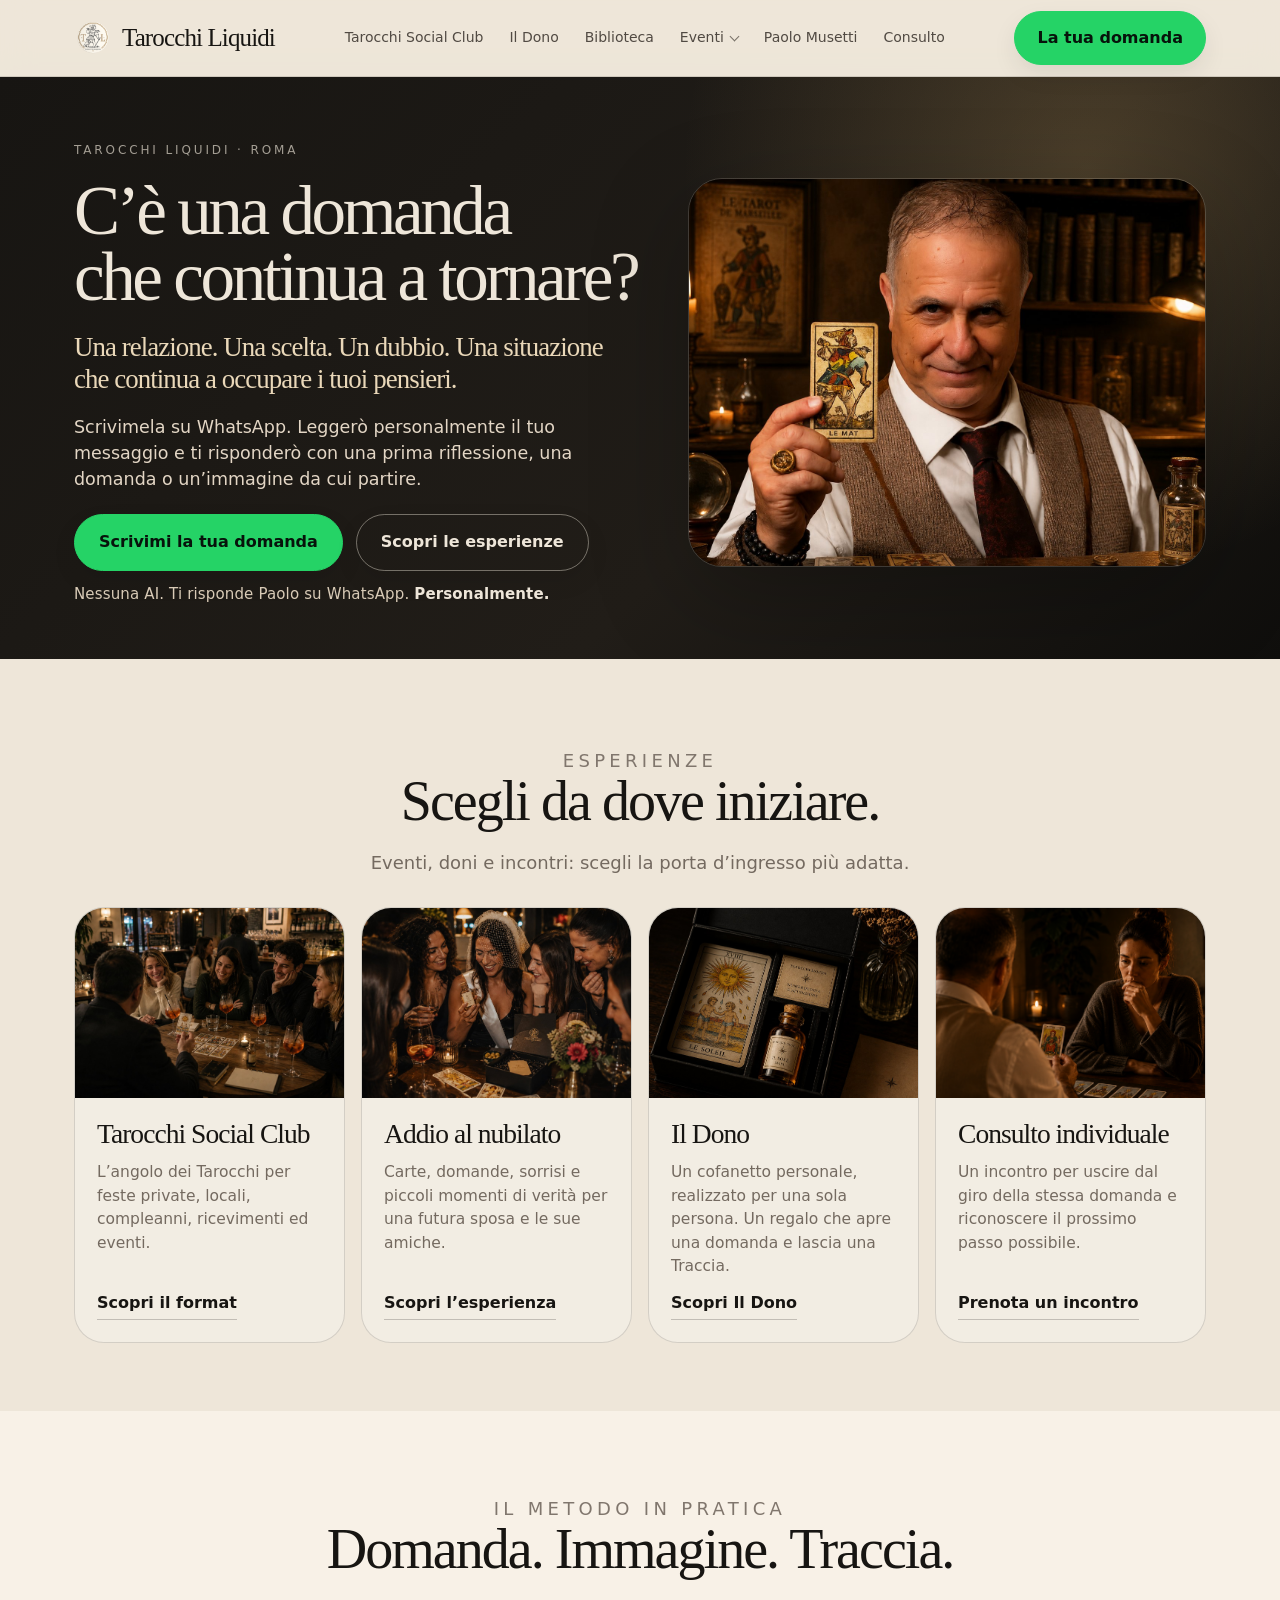
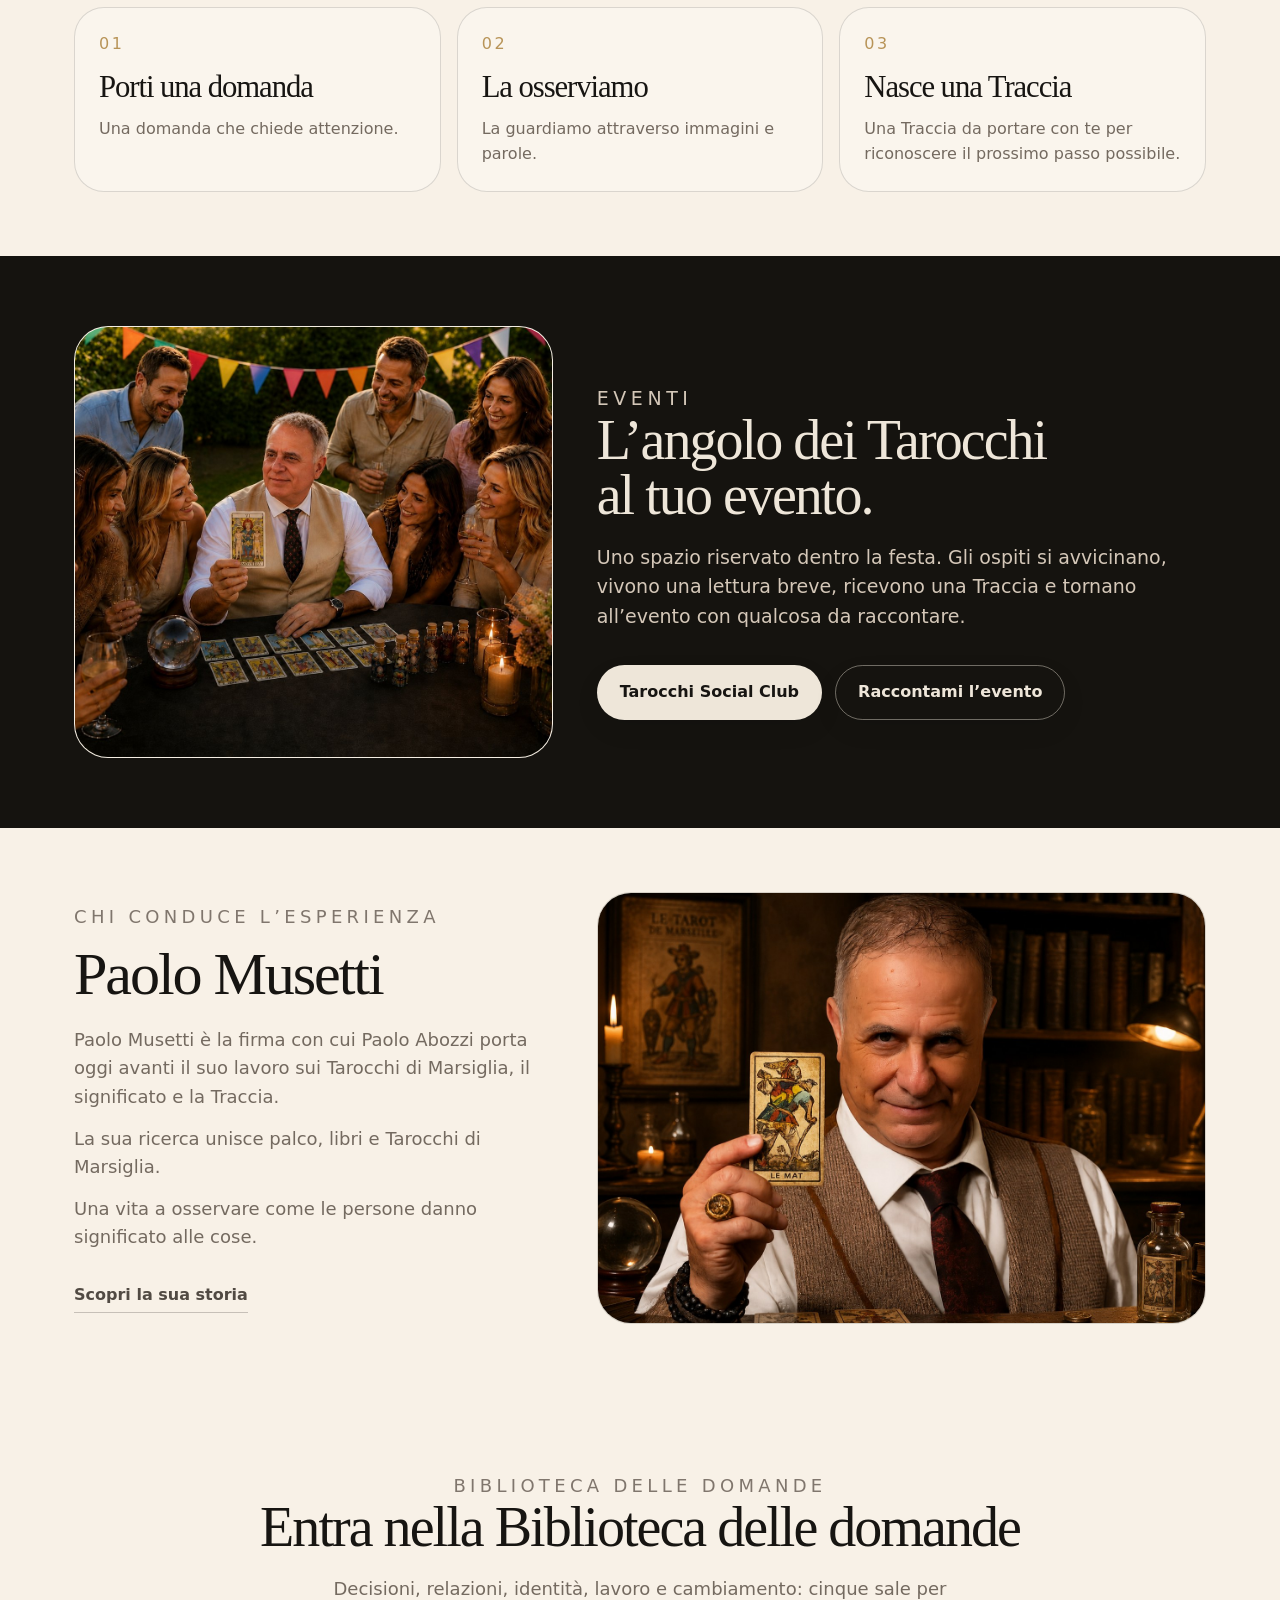
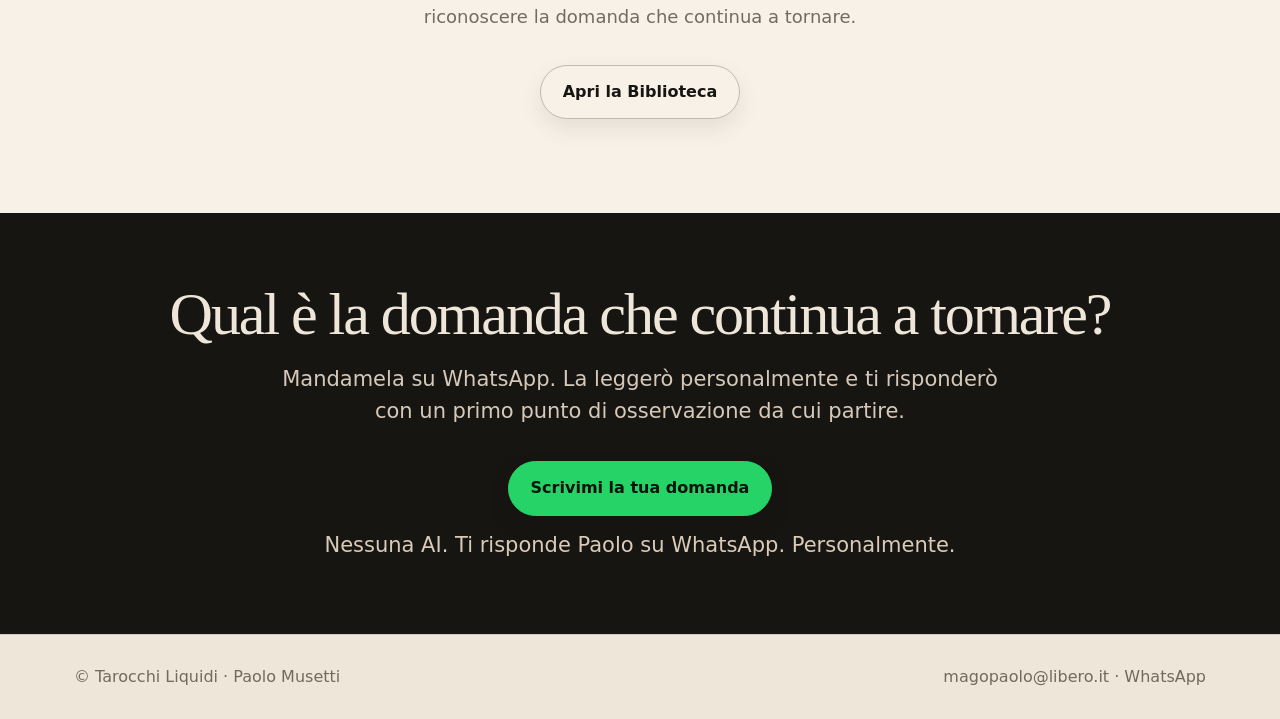
<file: source_tarocchiliquidi/tarocchiliquidi-main/index.html>
<!doctype html>
<html lang="it">
<head>
<meta charset="utf-8">
<meta name="viewport" content="width=device-width,initial-scale=1">
<title>Tarocchi Liquidi | Consulti Tarocchi Roma e Biblioteca delle Domande</title>
<meta name="description" content="Tarocchi Liquidi è il progetto di Paolo Musetti per consulti con i Tarocchi di Marsiglia a Roma e a distanza, eventi privati e Biblioteca delle Domande.">
<link rel="canonical" href="https://www.tarocchiliquidi.it/">
<meta property="og:locale" content="it_IT">
<meta property="og:title" content="Tarocchi Liquidi | Consulti Tarocchi Roma e Biblioteca delle Domande">
<meta property="og:description" content="Consulti con i Tarocchi di Marsiglia, eventi privati e Biblioteca delle Domande: il progetto di Paolo Musetti per dare forma alla domanda che continua a tornare.">
<meta property="og:type" content="website">
<meta property="og:url" content="https://www.tarocchiliquidi.it/">
<meta property="og:site_name" content="Tarocchi Liquidi">
<meta property="og:image" content="https://www.tarocchiliquidi.it/assets/og-image.jpg">
<meta name="twitter:card" content="summary_large_image">
<meta name="twitter:title" content="Tarocchi Roma | La domanda che continua a tornare">
<meta name="twitter:description" content="Hai una domanda che continua a tornare? Scrivila a Paolo su WhatsApp: ti risponde personalmente. Tarocchi di Marsiglia a Roma per eventi, doni e incontri.">
<style>
:root{--cream:#eee6d9;--paper:#f8f1e7;--ink:#171512;--muted:#746a60;--dark:#15130f;--gold:#b89458;--line:rgba(23,21,18,.14);--soft:#dfd2c0}
*{box-sizing:border-box}html{scroll-behavior:smooth}body{margin:0;background:var(--cream);color:var(--ink);font-family:Inter,ui-sans-serif,system-ui,-apple-system,BlinkMacSystemFont,"Segoe UI",sans-serif}a{color:inherit;text-decoration:none}img{max-width:100%;display:block}.serif{font-family:Georgia,"Times New Roman",serif}.wrap{max-width:1180px;margin:0 auto;padding:0 24px}.nav{position:sticky;top:0;z-index:40;background:rgba(238,230,217,.9);backdrop-filter:blur(16px);border-bottom:1px solid var(--line)}.nav .wrap{min-height:76px;display:flex;align-items:center;justify-content:space-between;gap:24px}.brand{font-family:Georgia,serif;font-size:25px;letter-spacing:-.035em;display:flex;align-items:center;gap:10px}.brand-logo{width:38px;height:38px;object-fit:contain}.menu{display:flex;align-items:center;gap:26px;font-size:14px;color:#514a43}.menu a:hover{color:var(--ink)}.pill{display:inline-flex;align-items:center;justify-content:center;border-radius:999px;padding:14px 22px;background:var(--ink);color:var(--cream);font-weight:800;border:1px solid transparent;box-shadow:0 12px 32px rgba(0,0,0,.10);text-align:center}.pill.light{background:var(--cream);color:var(--ink)}.pill.outline{background:transparent;color:var(--ink);border-color:rgba(23,21,18,.25);box-shadow:none}.pill.gold{background:var(--gold);color:#171512}.pill.whatsapp{background:#25D366;color:#07130b;border-color:#25D366;box-shadow:0 14px 34px rgba(37,211,102,.22)}.pill.whatsapp:hover{filter:brightness(.96);transform:translateY(-1px)}.hero{position:relative;overflow:hidden;background:radial-gradient(circle at 85% 16%,rgba(184,148,88,.28),transparent 34%),linear-gradient(135deg,#171512 0%,#211d18 62%,#0f0e0c 100%);color:var(--cream);padding:92px 0 70px}.hero-grid{display:grid;grid-template-columns:1.08fr .92fr;gap:56px;align-items:center}.kicker{font-size:12px;text-transform:uppercase;letter-spacing:.28em;color:rgba(238,230,217,.65);margin:0 0 18px}.kicker.dark{color:#80766d}.hero h1{font-family:Georgia,serif;font-size:clamp(46px,7.2vw,88px);line-height:.94;letter-spacing:-.045em;font-weight:600;margin:0;max-width:820px}.hero .lead{font-family:Georgia,serif;font-size:clamp(23px,2.6vw,36px);line-height:1.16;letter-spacing:-.035em;color:#ead8b9;margin:26px 0 0;max-width:780px}.hero .note{font-size:19px;line-height:1.58;color:#ded1bf;max-width:760px;margin:24px 0 0}.cta{display:flex;gap:13px;flex-wrap:wrap;margin-top:34px}.hero-card{border:1px solid rgba(238,230,217,.17);border-radius:34px;padding:28px;background:rgba(238,230,217,.06);box-shadow:0 30px 100px rgba(0,0,0,.22)}.hero-card h2{font-family:Georgia,serif;font-size:34px;line-height:1.05;letter-spacing:-.025em;font-weight:600;margin:0 0 16px}.hero-card ul{margin:0;padding:0;list-style:none;display:grid;gap:12px}.hero-card li{padding:13px 0;border-top:1px solid rgba(238,230,217,.16);font-size:17px;line-height:1.38;color:#e1d4c3}.bar{background:#0f0e0c;color:var(--cream);border-top:1px solid rgba(255,255,255,.08);border-bottom:1px solid rgba(255,255,255,.08)}.bar .wrap{display:grid;grid-template-columns:repeat(4,1fr);gap:16px;padding-top:24px;padding-bottom:24px}.bar span{font-size:15px;color:#decfbf;border-left:1px solid rgba(238,230,217,.18);padding-left:16px}.section{padding:84px 0}.section.soft{background:var(--paper)}.section.dark{background:var(--dark);color:var(--cream)}.section-head{max-width:860px;margin:0 0 38px}.section-head.center{margin-left:auto;margin-right:auto;text-align:center}.section-head h2{font-family:Georgia,serif;font-size:clamp(36px,5vw,68px);line-height:1;letter-spacing:-.04em;font-weight:600;margin:0}.section-head p{font-size:21px;line-height:1.55;color:var(--muted);margin:20px 0 0}.dark .section-head p{color:#d4c7b8}.grid{display:grid;gap:18px}.grid.three{grid-template-columns:repeat(3,1fr)}.grid.two{grid-template-columns:repeat(2,1fr)}.card{border:1px solid var(--line);background:rgba(255,255,255,.28);border-radius:30px;padding:28px;min-height:250px}.dark .card{border-color:rgba(238,230,217,.14);background:rgba(238,230,217,.055)}.card h3{font-family:Georgia,serif;font-size:30px;line-height:1.08;letter-spacing:-.025em;font-weight:600;margin:0 0 14px}.card p{font-size:17px;line-height:1.55;color:var(--muted);margin:0}.dark .card p{color:#d4c7b8}.card .small{font-size:14px;text-transform:uppercase;letter-spacing:.16em;color:var(--gold);margin-bottom:14px}.feature{display:grid;grid-template-columns:.88fr 1.12fr;gap:44px;align-items:center}.panel{border-radius:36px;border:1px solid var(--line);background:#d9cbb8;padding:38px;overflow:hidden}.panel.darkpanel{background:#171512;color:var(--cream);border-color:rgba(238,230,217,.12)}.panel h3{font-family:Georgia,serif;font-size:clamp(34px,4.3vw,62px);line-height:.95;letter-spacing:-.055em;margin:0 0 18px}.panel p{font-size:20px;line-height:1.55;color:#665c52}.darkpanel p{color:#d6c9ba}.steps{counter-reset:step;display:grid;gap:12px}.step{counter-increment:step;border:1px solid var(--line);border-radius:24px;padding:22px;background:rgba(255,255,255,.22);display:grid;grid-template-columns:52px 1fr;gap:14px;align-items:start}.step:before{content:counter(step,decimal-leading-zero);font-family:Georgia,serif;font-size:24px;color:var(--gold)}.step strong{display:block;font-family:Georgia,serif;font-size:24px;letter-spacing:-.03em;margin-bottom:4px}.step span{display:block;color:var(--muted);line-height:1.45}.review-grid{display:grid;grid-template-columns:repeat(3,1fr);gap:16px}.review{border:1px solid var(--line);border-radius:28px;background:#f6efe4;padding:24px;display:flex;flex-direction:column;gap:14px}.review blockquote{font-family:Georgia,serif;font-size:22px;line-height:1.24;letter-spacing:-.025em;margin:0}.review cite{font-style:normal;color:var(--muted);font-size:14px}.faq{display:grid;gap:12px}.faq details{border:1px solid var(--line);border-radius:20px;background:rgba(255,255,255,.24);padding:20px}.faq summary{cursor:pointer;font-weight:800}.faq p{margin:12px 0 0;color:var(--muted);line-height:1.55}.final-cta{padding:82px 0;background:#171512;color:var(--cream);text-align:center}.final-cta h2{font-family:Georgia,serif;font-size:clamp(38px,5.4vw,70px);line-height:1;letter-spacing:-.04em;font-weight:600;margin:0}.final-cta p{font-size:21px;line-height:1.5;color:#d6c9ba;max-width:760px;margin:20px auto 0}.footer{border-top:1px solid var(--line);padding:30px 0;color:#73695f}.footer .wrap{display:flex;justify-content:space-between;gap:20px}.mobile-menu-btn{display:none}.page-hero{background:linear-gradient(135deg,#171512,#272119);color:var(--cream);padding:76px 0}.page-hero h1{font-family:Georgia,serif;font-size:clamp(42px,6vw,76px);line-height:.98;letter-spacing:-.04em;font-weight:600;margin:0;max-width:900px}.page-hero .lead{font-family:Georgia,serif;font-size:clamp(22px,2.6vw,34px);line-height:1.2;letter-spacing:-.035em;color:#ead8b9;max-width:840px;margin:24px 0 0}.page-hero p:not(.lead):not(.kicker){font-size:19px;line-height:1.55;color:#ded1bf;max-width:760px}.price-line{display:inline-flex;gap:10px;align-items:center;margin-top:18px;padding:10px 14px;border:1px solid rgba(238,230,217,.22);border-radius:999px;color:#ead8b9}.legal-note{font-size:13px;line-height:1.5;color:#80766d;margin-top:28px}.nav-simple{display:flex;gap:16px;flex-wrap:wrap;margin-top:28px}.nav-simple a{border-bottom:1px solid rgba(23,21,18,.25);padding-bottom:4px;color:#514a43}

.hero-photo{width:100%;aspect-ratio:4/3;object-fit:cover;border-radius:24px;margin:0 0 22px;border:1px solid rgba(238,230,217,.14)}
.visual-section{padding-top:64px;padding-bottom:64px}.media-grid{display:grid;grid-template-columns:1.25fr 1fr 1fr;gap:18px;align-items:stretch}.media-card{margin:0;border:1px solid var(--line);border-radius:30px;overflow:hidden;background:#f6efe4}.media-card img{width:100%;height:100%;min-height:320px;object-fit:cover}.media-card figcaption{padding:16px 18px;color:var(--muted);font-size:15px;line-height:1.35}.media-card.featured{grid-row:span 2}.media-card.featured img{min-height:560px}.wide-photo{width:100%;border-radius:34px;border:1px solid var(--line);box-shadow:0 24px 80px rgba(0,0,0,.12);object-fit:cover;max-height:620px}.video-frame{border:1px solid var(--line);border-radius:34px;overflow:hidden;background:#171512;box-shadow:0 24px 80px rgba(0,0,0,.12)}.video-frame video{display:block;width:100%;height:680px;object-fit:cover}.visual-note{font-size:15px;line-height:1.45;color:var(--muted);margin-top:12px}.dark .visual-note{color:#d4c7b8}.inline-photo{border-radius:28px;border:1px solid var(--line);width:100%;height:100%;min-height:360px;object-fit:cover}

@media(max-width:900px){.nav .wrap{min-height:70px}.menu,.nav>.wrap>.pill{display:none}.brand{font-size:22px}.hero{padding:64px 0 44px}.hero-grid,.feature{grid-template-columns:1fr;gap:28px}.hero h1{font-size:54px}.hero .lead{font-size:25px}.hero .note{font-size:17px}.cta{display:grid;grid-template-columns:1fr 1fr;gap:10px}.cta .pill{padding:13px 12px;font-size:14px;min-height:50px}.bar .wrap{grid-template-columns:1fr 1fr}.bar span{font-size:13px}.section{padding:58px 0}.grid.three,.grid.two,.review-grid{grid-template-columns:1fr}.card{min-height:auto}.section-head h2{font-size:44px}.section-head p{font-size:18px}.footer .wrap{display:block}.footer span{display:block;margin:8px 0}.page-hero{padding:58px 0}.page-hero h1{font-size:52px}}

@media(max-width:900px){.media-grid{grid-template-columns:1fr}.media-card.featured{grid-row:auto}.media-card img,.media-card.featured img{min-height:260px}.video-frame video{height:520px}.wide-photo{max-height:none}.hero-photo{aspect-ratio:16/10}}
@media(max-width:480px){.media-card{border-radius:22px}.video-frame{border-radius:24px}.video-frame video{height:460px}.wide-photo{border-radius:24px}}

@media(max-width:480px){.wrap{padding:0 18px}.cta{grid-template-columns:1fr}.bar .wrap{grid-template-columns:1fr}.hero h1,.page-hero h1{font-size:46px}.hero-card{padding:22px;border-radius:26px}.section-head h2{font-size:38px}.card,.panel,.review{border-radius:22px;padding:22px}}

/* Fix v6: immagini homepage ordinate + menu mobile */
.nav .wrap{position:relative}
.mobile-nav{display:none}
.media-grid{grid-template-columns:repeat(3,minmax(0,1fr));gap:20px;align-items:start}
.media-card.featured{grid-row:auto}
.media-card img,.media-card.featured img{width:100%;height:310px;min-height:0;object-fit:cover}
@media(max-width:900px){
  .mobile-nav{display:block;margin-left:auto}
  .mobile-nav summary{width:46px;height:46px;border:1px solid rgba(23,21,18,.22);border-radius:999px;display:flex;flex-direction:column;align-items:center;justify-content:center;gap:5px;cursor:pointer;background:rgba(248,241,231,.75);list-style:none}
  .mobile-nav summary::-webkit-details-marker{display:none}
  .mobile-nav summary span{width:19px;height:2px;background:var(--ink);border-radius:20px;display:block}
  .mobile-menu{position:absolute;right:18px;top:64px;width:min(310px,calc(100vw - 36px));padding:14px;border:1px solid var(--line);border-radius:24px;background:var(--paper);box-shadow:0 22px 70px rgba(0,0,0,.18);display:grid;gap:4px;z-index:80}
  .mobile-menu a{display:block;padding:13px 14px;border-radius:15px;color:#514a43;font-size:15px}
  .mobile-menu a:hover{background:rgba(23,21,18,.06);color:var(--ink)}
  .mobile-menu .mobile-cta{margin-top:6px;background:var(--ink);color:var(--cream);font-weight:800;text-align:center;border-radius:999px}
  .media-grid{grid-template-columns:1fr;gap:16px}
  .media-card img,.media-card.featured img{height:auto;aspect-ratio:16/10;min-height:0}
}
@media(max-width:480px){.mobile-menu{right:18px;top:60px}.media-card img,.media-card.featured img{aspect-ratio:4/3}}



/* v16 — eleganza leggibile: titoli meno pesanti, più editoriali */
h1,h2,h3,.hero h1,.page-hero h1,.author-hero h1,.section-head h2,.final-cta h2,.panel h3,.card h3,.hero-card h2,.review blockquote{
  font-weight:500!important;
  letter-spacing:-.035em!important;
  text-wrap:balance;
}
.hero h1,.page-hero h1,.author-hero h1{
  font-size:clamp(42px,6.2vw,78px)!important;
  line-height:.95!important;
}
.section-head h2,.final-cta h2{
  font-size:clamp(34px,4.7vw,62px)!important;
  line-height:.98!important;
}
.card h3,.panel h3,.hero-card h2{font-size:clamp(27px,3vw,42px)!important;line-height:1.05!important}
.lead,.hero .lead,.page-hero .lead,.author-hero .lead{font-size:clamp(20px,2.2vw,30px)!important;line-height:1.25!important}
body{font-size:16px;line-height:1.55}.card p,.panel p,.section-head p,.faq p{line-height:1.55}.kicker{letter-spacing:.24em!important}
.card,.panel,.review,.book-panel{box-shadow:none!important}.pill{box-shadow:0 10px 24px rgba(0,0,0,.08)!important}
@media(max-width:900px){.hero h1,.page-hero h1,.author-hero h1{font-size:44px!important}.section-head h2,.final-cta h2{font-size:36px!important}.lead,.hero .lead,.page-hero .lead,.author-hero .lead{font-size:21px!important}}
@media(max-width:480px){.hero h1,.page-hero h1,.author-hero h1{font-size:39px!important}.section-head h2,.final-cta h2{font-size:32px!important}.wrap{padding-left:18px!important;padding-right:18px!important}}


/* v18 — menu Eventi stabile e coerente su tutto il sito */
.nav .wrap{position:relative}.mobile-nav{display:none}.menu-dropdown{position:relative;display:flex;align-items:center}.menu-dropdown>summary{list-style:none;cursor:pointer;color:#514a43;font:inherit;font-size:14px;padding:26px 0;display:flex;align-items:center;gap:7px;user-select:none}.menu-dropdown>summary::-webkit-details-marker{display:none}.menu-dropdown>summary{outline:none;border:0}.menu-dropdown>summary:focus{outline:none}.menu-dropdown>summary:focus-visible{outline:1px solid rgba(184,148,88,.45);outline-offset:6px;border-radius:10px}.menu-dropdown>summary:after{content:"";width:6px;height:6px;border-right:1.5px solid currentColor;border-bottom:1.5px solid currentColor;transform:rotate(45deg);margin-top:-4px;opacity:.75}.menu-dropdown:hover>summary,.menu-dropdown:focus-within>summary,.menu-dropdown[open]>summary{color:var(--ink)}.submenu{position:absolute;left:50%;top:58px;transform:translateX(-50%) translateY(8px);width:248px;padding:10px;border:1px solid var(--line);border-radius:22px;background:var(--paper);box-shadow:0 24px 70px rgba(0,0,0,.16);display:grid;gap:2px;opacity:0;visibility:hidden;pointer-events:none;transition:.18s ease;z-index:90}.submenu a{display:block;padding:12px 13px;border-radius:14px;color:#514a43;font-size:14px;line-height:1.2}.submenu a:hover{background:rgba(23,21,18,.06);color:var(--ink)}.menu-dropdown:hover .submenu,.menu-dropdown:focus-within .submenu,.menu-dropdown[open] .submenu{opacity:1;visibility:visible;pointer-events:auto;transform:translateX(-50%) translateY(0)}.mobile-group-title{display:block;margin:10px 6px 2px;padding:8px 8px 4px;font-size:11px;text-transform:uppercase;letter-spacing:.18em;color:var(--gold);font-weight:800;border-top:1px solid var(--line)}
@media(max-width:900px){.menu-dropdown{display:none}.mobile-nav{display:block;margin-left:auto}.mobile-nav summary{width:46px;height:46px;border:1px solid rgba(23,21,18,.22);border-radius:999px;display:flex;flex-direction:column;align-items:center;justify-content:center;gap:5px;cursor:pointer;background:rgba(248,241,231,.75);list-style:none}.mobile-nav summary::-webkit-details-marker{display:none}.mobile-nav summary span{width:19px;height:2px;background:var(--ink);border-radius:20px;display:block}.mobile-menu{position:absolute;right:18px;top:64px;width:min(310px,calc(100vw - 36px));padding:14px;border:1px solid var(--line);border-radius:24px;background:var(--paper);box-shadow:0 22px 70px rgba(0,0,0,.18);display:grid;gap:4px;z-index:80}.mobile-menu a{display:block;padding:13px 14px;border-radius:15px;color:#514a43;font-size:15px}.mobile-menu a:hover{background:rgba(23,21,18,.06);color:var(--ink)}.mobile-menu .mobile-cta{margin-top:6px;background:var(--ink);color:var(--cream);font-weight:800;text-align:center;border-radius:999px}}



/* Home V1 — posizionamento significato, ritmo più editoriale */
.home-manifesto{padding:72px 0;background:var(--paper)}
.home-manifesto .quote-line{font-family:Georgia,serif;font-size:clamp(30px,4.4vw,56px);line-height:1.04;letter-spacing:-.04em;max-width:960px;margin:0;color:var(--ink)}
.home-manifesto p{font-size:21px;line-height:1.55;color:var(--muted);max-width:820px;margin:22px 0 0}.hero-visual img{width:100%;aspect-ratio:4/3;object-fit:cover;border-radius:34px;border:1px solid rgba(238,230,217,.16);box-shadow:0 30px 100px rgba(0,0,0,.24)}.hero-mini{display:grid;grid-template-columns:repeat(3,1fr);gap:10px;margin-top:14px}.hero-mini span{border:1px solid rgba(238,230,217,.16);border-radius:999px;text-align:center;padding:10px 8px;color:#d9cbb8;font-size:13px}.experience-grid{display:grid;grid-template-columns:repeat(4,1fr);gap:16px}.experience-card{border:1px solid var(--line);border-radius:30px;background:rgba(255,255,255,.28);overflow:hidden;display:flex;flex-direction:column;min-height:100%}.experience-card img{width:100%;height:205px;object-fit:cover}.experience-card div{padding:24px;display:flex;flex-direction:column;gap:12px;flex:1}.experience-card h3{font-family:Georgia,serif;font-size:clamp(25px,2.4vw,34px);line-height:1.05;letter-spacing:-.035em;font-weight:500;margin:0}.experience-card p{font-size:16px;line-height:1.52;color:var(--muted);margin:0}.experience-card .text-link{margin-top:auto;color:var(--ink);font-weight:800;border-bottom:1px solid rgba(23,21,18,.22);width:max-content;padding-bottom:3px}.three-steps{display:grid;grid-template-columns:repeat(3,1fr);gap:16px}.text-rail{max-width:760px}.text-rail p{font-size:20px;line-height:1.62;color:var(--muted);margin:0 0 18px}.author-note{font-size:15px!important;line-height:1.55!important;color:#80766d!important}.faq details{background:rgba(255,255,255,.28)}.small-link{display:inline-flex;margin-top:18px;border-bottom:1px solid rgba(23,21,18,.22);padding-bottom:4px;color:#514a43;font-weight:800}.image-card{border-radius:34px;overflow:hidden;border:1px solid var(--line);background:#f6efe4}.image-card img{width:100%;height:100%;min-height:430px;object-fit:cover}.section.compact{padding:64px 0}.final-cta .cta{justify-content:center}
@media(max-width:1050px){.experience-grid{grid-template-columns:repeat(2,1fr)}}
@media(max-width:900px){.hero-mini{grid-template-columns:1fr}.experience-grid,.three-steps{grid-template-columns:1fr}.image-card img{min-height:320px}.home-manifesto{padding:54px 0}.home-manifesto p{font-size:18px}.text-rail p{font-size:18px}}


/* Home V2.1 — hero più scenico, CTA più visibile */
.hero{padding:72px 0 58px!important}
.hero-grid{gap:48px!important}
.hero h1{font-size:clamp(54px,6.8vw,88px)!important;line-height:.90!important;letter-spacing:-.06em!important;font-weight:500!important;max-width:780px}
.hero .lead{font-size:clamp(23px,2.35vw,32px)!important;line-height:1.14!important;margin-top:22px!important;max-width:720px}
.hero .note{font-size:18px!important;line-height:1.52!important;margin-top:20px!important;max-width:720px;color:#e3d6c5}
.hero .cta{margin-top:24px!important}
.hero .pill{font-size:16px!important;padding:15px 24px!important}
.personal-note{color:#d9cbb7;margin:14px 0 0;font-size:15px;line-height:1.35;letter-spacing:.01em}
.personal-note strong{color:#eee6d9;font-weight:800}
@media(max-width:900px){
  .hero{padding:54px 0 42px!important}
  .hero h1{font-size:46px!important;line-height:.95!important;letter-spacing:-.05em!important}
  .hero .lead{font-size:21px!important;line-height:1.20!important;margin-top:18px!important}
  .hero .note{font-size:16.5px!important;line-height:1.48!important;margin-top:17px!important}
  .hero .cta{margin-top:21px!important}
  .personal-note{font-size:14.5px}
}
@media(max-width:480px){
  .hero h1{font-size:43px!important}
  .hero .cta{grid-template-columns:1fr!important}
}



/* Home V2.2 — meno manifesto, più invito e conversione */
.hero{padding:64px 0 54px!important}
.hero-grid{grid-template-columns:1fr .92fr!important;gap:50px!important;align-items:center!important}
.hero h1{font-size:clamp(54px,5.4vw,76px)!important;line-height:.96!important;letter-spacing:-.05em!important;max-width:760px!important}
.hero h1 span{display:block}
.hero .lead{font-size:clamp(22px,2.1vw,30px)!important;line-height:1.18!important;margin-top:22px!important;max-width:680px!important}
.hero .note{font-size:17.5px!important;line-height:1.50!important;margin-top:18px!important;max-width:680px!important}
.hero .cta{margin-top:22px!important}
.personal-note{font-size:15px!important;margin-top:13px!important;color:#d9cbb7!important}
.section{padding:68px 0!important}.section.soft{padding:64px 0!important}.section.dark{padding:70px 0!important}.final-cta{padding:72px 0!important}
.compact-head{margin-bottom:30px!important}.compact-head h2{font-size:clamp(34px,4.4vw,56px)!important}.compact-head p{font-size:18px!important;max-width:680px;margin-left:auto;margin-right:auto}
.compact-steps .card{min-height:180px!important;padding:24px!important}.compact-steps .card h3{font-size:clamp(26px,2.4vw,34px)!important}.compact-steps .card p{font-size:16px!important}
.experience-card img{height:190px!important}.experience-card div{padding:22px!important}.experience-card p{font-size:15.5px!important}.experience-card h3{font-size:clamp(24px,2.15vw,31px)!important}
#paolo-musetti .text-rail p{font-size:18px!important;line-height:1.56!important;margin-bottom:14px!important}
#social-club .section-head{margin-bottom:22px!important}#social-club .section-head h2{font-size:clamp(34px,4.4vw,56px)!important}#social-club .section-head p{font-size:19px!important}
@media(max-width:900px){
  .hero{padding:48px 0 38px!important}.hero-grid{grid-template-columns:1fr!important;gap:28px!important}.hero h1{font-size:44px!important;line-height:1!important}.hero .lead{font-size:20px!important}.hero .note{font-size:16px!important}.section,.section.soft,.section.dark{padding:50px 0!important}.final-cta{padding:58px 0!important}.experience-card img{height:auto!important;aspect-ratio:16/9!important}
}
@media(max-width:480px){.hero h1{font-size:40px!important}.hero h1 span{display:inline}.hero h1 span+span:before{content:' '}.hero .cta{grid-template-columns:1fr!important}.section-head.center{text-align:left}.compact-head p{margin-left:0;margin-right:0}.hero-mini{display:none}}


/* v42 - Disclaimer micro mobile/desktop */
.legal-note,
.disclaimer,
.fine{
  font-size:8.5px!important;
  line-height:1.15!important;
  opacity:.42!important;
  font-weight:400!important;
  max-width:420px!important;
  margin:12px auto 0!important;
  text-align:center!important;
  letter-spacing:0!important;
}
@media(max-width:600px){
  .legal-note,
  .disclaimer,
  .fine{
    font-size:8px!important;
    line-height:1.12!important;
    opacity:.42!important;
    max-width:300px!important;
    margin:10px auto 0!important;
    text-align:center!important;
  }
}


/* v43 — mobile coerente con desktop */
@media(max-width:900px){
  .hero{
    padding:64px 0 54px!important;
  }
  .hero-grid{
    grid-template-columns:1fr .92fr!important;
    gap:34px!important;
    align-items:center!important;
  }
  .hero h1{
    font-size:clamp(46px,9vw,72px)!important;
    line-height:.96!important;
    letter-spacing:-.05em!important;
  }
  .hero h1 span{
    display:block!important;
  }
  .hero .lead{
    font-size:clamp(22px,5vw,30px)!important;
    line-height:1.18!important;
  }
  .hero .note{
    font-size:17px!important;
    line-height:1.5!important;
  }
  .hero .cta{
    display:flex!important;
    grid-template-columns:none!important;
    flex-wrap:wrap!important;
  }
  .hero .cta .pill{
    width:auto!important;
    min-width:220px!important;
  }
  .hero-mini{
    display:grid!important;
    grid-template-columns:1fr 1fr!important;
    gap:18px!important;
  }
  .experience-grid,
  .three-steps,
  .grid.three,
  .grid.two,
  .review-grid{
    grid-template-columns:repeat(2,minmax(0,1fr))!important;
  }
  .media-grid{
    grid-template-columns:repeat(3,minmax(0,1fr))!important;
    gap:16px!important;
  }
  .media-card img,
  .media-card.featured img{
    height:300px!important;
    aspect-ratio:auto!important;
    object-fit:cover!important;
  }
  .section-head.center{
    text-align:center!important;
  }
  .wrap{
    padding-left:28px!important;
    padding-right:28px!important;
  }
}

@media(max-width:560px){
  .hero-grid{
    grid-template-columns:1fr!important;
  }
  .hero h1{
    font-size:46px!important;
  }
  .hero .cta{
    display:grid!important;
    grid-template-columns:1fr!important;
  }
  .hero .cta .pill{
    width:100%!important;
    min-width:0!important;
  }
  .hero-mini{
    display:grid!important;
    grid-template-columns:1fr!important;
  }
  .experience-grid,
  .three-steps,
  .grid.three,
  .grid.two,
  .review-grid{
    grid-template-columns:1fr!important;
  }
  .media-grid{
    grid-template-columns:1fr!important;
  }
  .media-card img,
  .media-card.featured img{
    height:auto!important;
    aspect-ratio:16/10!important;
  }
  .section-head.center{
    text-align:center!important;
  }
}

</style>
<!-- Google tag (gtag.js) -->
<script async src="https://www.googletagmanager.com/gtag/js?id=G-CCVFMP5C15"></script>
<script>
  window.dataLayer = window.dataLayer || [];
  function gtag(){dataLayer.push(arguments);}
  gtag('js', new Date());
  gtag('config', 'G-CCVFMP5C15');
</script>
<!-- Microsoft Clarity -->
<script type="text/javascript">
  (function(c,l,a,r,i,t,y){
    c[a]=c[a]||function(){(c[a].q=c[a].q||[]).push(arguments)};
    t=l.createElement(r);t.async=1;t.src="https://www.clarity.ms/tag/"+i;
    y=l.getElementsByTagName(r)[0];y.parentNode.insertBefore(t,y);
  })(window, document, "clarity", "script", "x0dgi0irdk");
</script>
<script type="application/ld+json">
{
  "@context":"https://schema.org",
  "@type":"LocalBusiness",
  "name":"Tarocchi Liquidi - Paolo Musetti",
  "url":"https://www.tarocchiliquidi.it/",
  "telephone":"+393282924284",
  "email":"magopaolo@libero.it",
  "priceRange":"€€",
  "areaServed":[{"@type":"City","name":"Roma"},{"@type":"Country","name":"Italia"}],
  "description":"Esperienze con Tarocchi di Marsiglia per eventi, addii al nubilato, doni e incontri individuali. Immagini, parole e domande per far emergere significato.",
  "founder":{"@type":"Person","name":"Paolo Musetti"},
  "makesOffer":[
    {"@type":"Offer","name":"Tarocchi Social Club per eventi privati"},
    {"@type":"Offer","name":"Addio al nubilato con Tarocchi di Marsiglia"},
    {"@type":"Offer","name":"Il Dono Tarocchi Liquidi"},
    {"@type":"Offer","name":"Consulto individuale Tarocchi di Marsiglia"}
  ]
}
</script>
<script type="application/ld+json" id="tl-website-schema">{"@context": "https://schema.org", "@graph": [{"@type": "WebSite", "@id": "https://www.tarocchiliquidi.it/#website", "url": "https://www.tarocchiliquidi.it/", "name": "Tarocchi Liquidi", "alternateName": ["Tarocchi Liquidi Roma", "Paolo Musetti Tarocchi"], "inLanguage": "it-IT", "publisher": {"@id": "https://www.tarocchiliquidi.it/#organization"}, "potentialAction": {"@type": "SearchAction", "target": "https://www.tarocchiliquidi.it/biblioteca/?q={search_term_string}", "query-input": "required name=search_term_string"}}, {"@type": "Organization", "@id": "https://www.tarocchiliquidi.it/#organization", "name": "Tarocchi Liquidi", "url": "https://www.tarocchiliquidi.it/", "logo": "https://www.tarocchiliquidi.it/assets/logo-tl-v2.png", "founder": {"@type": "Person", "name": "Paolo Musetti", "url": "https://www.tarocchiliquidi.it/paolo-musetti/"}, "sameAs": ["https://www.instagram.com/tarocchiliquidi/"]}]}</script>
</head>
<body>
<header class="nav"><div class="wrap"><a class="brand" href="/" aria-label="Tarocchi Liquidi"><img class="brand-logo" src="/assets/logo-tl-v2.png" alt="" decoding="async"><span>Tarocchi Liquidi</span></a><nav class="menu" aria-label="Menu principale"><a href="/tarocchi-feste-private-roma.html">Tarocchi Social Club</a><a href="/regalo-per-chi-ha-gia-tutto.html">Il Dono</a><a href="/biblioteca/">Biblioteca</a><details class="menu-dropdown"><summary>Eventi</summary><div class="submenu" aria-label="Eventi Tarocchi Liquidi"><a href="/addio-al-nubilato-tarocchi-liquidi.html">Addio al nubilato</a><a href="/tarocchi-matrimonio-roma.html">Matrimoni</a><a href="/tarocchi-feste-private-roma.html">Feste private</a><a href="/spritz-tarocchi.html">Spritz & Tarocchi</a></div></details><a href="/paolo-musetti/">Paolo Musetti</a><a href="/consulto-tarocchi-roma.html">Consulto</a></nav><a class="pill whatsapp" href="https://wa.me/393282924284?text=Ciao%20Paolo%2C%20vorrei%20raccontarti%20la%20domanda%20che%20continua%20a%20tornare." target="_blank" rel="noopener">La tua domanda</a><details class="mobile-nav"><summary aria-label="Apri menu"><span></span><span></span><span></span></summary><div class="mobile-menu"><a href="/tarocchi-feste-private-roma.html">Tarocchi Social Club</a><a href="/regalo-per-chi-ha-gia-tutto.html">Il Dono</a><a href="/biblioteca/">Biblioteca</a><span class="mobile-group-title">Eventi</span><a href="/addio-al-nubilato-tarocchi-liquidi.html">Addio al nubilato</a><a href="/tarocchi-matrimonio-roma.html">Matrimoni</a><a href="/tarocchi-feste-private-roma.html">Feste private</a><a href="/spritz-tarocchi.html">Spritz & Tarocchi</a><a href="/paolo-musetti/">Paolo Musetti</a><a href="/consulto-tarocchi-roma.html">Consulto</a><a class="mobile-cta" href="https://wa.me/393282924284?text=Ciao%20Paolo%2C%20vorrei%20raccontarti%20la%20domanda%20che%20continua%20a%20tornare." target="_blank" rel="noopener">Scrivimi la tua domanda</a></div></details></div></header>

<main>
<section class="hero" id="top">
  <div class="wrap hero-grid">
    <div>
      <p class="kicker">Tarocchi Liquidi · Roma</p>
      <h1><span>C’è una domanda</span><span>che continua a tornare?</span></h1>
      <p class="lead">Una relazione. Una scelta. Un dubbio. Una situazione che continua a occupare i tuoi pensieri.</p>
      <p class="note">Scrivimela su WhatsApp. Leggerò personalmente il tuo messaggio e ti risponderò con una prima riflessione, una domanda o un’immagine da cui partire.</p>
      <div class="cta"><a class="pill whatsapp" href="https://wa.me/393282924284?text=Ciao%20Paolo%2C%20la%20domanda%20che%20continua%20a%20tornare%20%C3%A8%3A%20" target="_blank" rel="noopener">Scrivimi la tua domanda</a><a class="pill outline" style="color:#eee6d9;border-color:rgba(238,230,217,.42)" href="#esperienze">Scopri le esperienze</a></div>
      <p class="personal-note">Nessuna AI. Ti risponde Paolo su WhatsApp. <strong>Personalmente.</strong></p>
    </div>
    <div class="hero-visual">
      <img src="/assets/tl-paolo-tarocchi.jpg" alt="Paolo Musetti al tavolo con i Tarocchi di Marsiglia" loading="eager" decoding="async">
    </div>
  </div>
</section>

<section class="section" id="esperienze">
  <div class="wrap">
    <div class="section-head center compact-head">
      <p class="kicker dark">Esperienze</p>
      <h2>Scegli da dove iniziare.</h2>
      <p>Eventi, doni e incontri: scegli la porta d’ingresso più adatta.</p>
    </div>
    <div class="experience-grid">
      <a class="experience-card" href="/tarocchi-feste-private-roma.html"><img src="/assets/tl-social-club-salotto.jpg" alt="Tarocchi Social Club in un salotto elegante" loading="lazy" decoding="async"><div><h3>Tarocchi Social Club</h3><p>L’angolo dei Tarocchi per feste private, locali, compleanni, ricevimenti ed eventi.</p><span class="text-link">Scopri il format</span></div></a>
      <a class="experience-card" href="/addio-al-nubilato-tarocchi-liquidi.html"><img src="/assets/tl-addio-nubilato-dono.jpg" alt="Tarocchi Liquidi per addio al nubilato" loading="lazy" decoding="async"><div><h3>Addio al nubilato</h3><p>Carte, domande, sorrisi e piccoli momenti di verità per una futura sposa e le sue amiche.</p><span class="text-link">Scopri l’esperienza</span></div></a>
      <a class="experience-card" href="/regalo-per-chi-ha-gia-tutto.html"><img src="/assets/dono-hero-product-clean.jpg" alt="Il Dono Tarocchi Liquidi in cofanetto" loading="lazy" decoding="async"><div><h3>Il Dono</h3><p>Un cofanetto personale, realizzato per una sola persona. Un regalo che apre una domanda e lascia una Traccia.</p><span class="text-link">Scopri Il Dono</span></div></a>
      <a class="experience-card" href="/consulto-tarocchi-roma.html"><img src="/assets/consulto-tarocchi-dubbio-sollievo.png" alt="Consulto individuale con Tarocchi di Marsiglia" loading="lazy" decoding="async"><div><h3>Consulto individuale</h3><p>Un incontro per uscire dal giro della stessa domanda e riconoscere il prossimo passo possibile.</p><span class="text-link">Prenota un incontro</span></div></a>
    </div>
  </div>
</section>

<section class="section soft" id="come-funziona">
  <div class="wrap">
    <div class="section-head center compact-head">
      <p class="kicker dark">Il metodo in pratica</p>
      <h2>Domanda. Immagine. Traccia.</h2>
    </div>
    <div class="three-steps compact-steps">
      <div class="card"><p class="small">01</p><h3>Porti una domanda</h3><p>Una domanda che chiede attenzione.</p></div>
      <div class="card"><p class="small">02</p><h3>La osserviamo</h3><p>La guardiamo attraverso immagini e parole.</p></div>
      <div class="card"><p class="small">03</p><h3>Nasce una Traccia</h3><p>Una Traccia da portare con te per riconoscere il prossimo passo possibile.</p></div>
    </div>
  </div>
</section>

<section class="section dark" id="social-club">
  <div class="wrap feature">
    <div class="image-card" style="border-color:rgba(238,230,217,.14)"><img src="/assets/tl-social-club-evento.jpg" alt="Tarocchi Social Club durante una festa privata" loading="lazy" decoding="async"></div>
    <div>
      <div class="section-head"><p class="kicker">Eventi</p><h2>L’angolo dei Tarocchi al tuo evento.</h2><p>Uno spazio riservato dentro la festa. Gli ospiti si avvicinano, vivono una lettura breve, ricevono una Traccia e tornano all’evento con qualcosa da raccontare.</p></div>
      <div class="cta"><a class="pill light" href="/tarocchi-feste-private-roma.html">Tarocchi Social Club</a><a class="pill outline" style="color:#eee6d9;border-color:rgba(238,230,217,.42)" href="https://wa.me/393282924284?text=Ciao%20Paolo%2C%20vorrei%20portare%20Tarocchi%20Social%20Club%20al%20mio%20evento.%20Data%3A%20Zona%3A%20Numero%20ospiti%3A" target="_blank" rel="noopener">Raccontami l’evento</a></div>
    </div>
  </div>
</section>

<section class="section soft" id="paolo-musetti">
  <div class="wrap feature">
    <div class="text-rail">
      <p class="kicker dark">Chi conduce l’esperienza</p>
      <h2 class="serif" style="font-size:clamp(34px,4.7vw,62px);line-height:.98;letter-spacing:-.035em;font-weight:500;margin:0 0 22px">Paolo Musetti</h2>
      <p>Paolo Musetti è la firma con cui Paolo Abozzi porta oggi avanti il suo lavoro sui Tarocchi di Marsiglia, il significato e la Traccia.</p>
      <p>La sua ricerca unisce palco, libri e Tarocchi di Marsiglia.</p>
      <p>Una vita a osservare come le persone danno significato alle cose.</p>
      <a class="small-link" href="/paolo-musetti/">Scopri la sua storia</a>
    </div>
    <div class="image-card"><img src="/assets/paolo-musetti-tarocchi-liquidi.jpg" alt="Paolo Musetti, Tarocchi Liquidi" loading="lazy" decoding="async"></div>
  </div>
</section>


<section class="section soft" id="biblioteca-domande">
  <div class="wrap">
    <div class="section-head center compact-head">
      <p class="kicker dark">Biblioteca delle Domande</p>
      <h2>Entra nella Biblioteca delle domande</h2>
      <p>Decisioni, relazioni, identità, lavoro e cambiamento: cinque sale per riconoscere la domanda che continua a tornare.</p>
      <div class="cta" style="justify-content:center"><a class="pill outline" href="/biblioteca/">Apri la Biblioteca</a></div>
    </div>
  </div>
</section>

<section class="final-cta"><div class="wrap"><h2>Qual è la domanda che continua a tornare?</h2><p>Mandamela su WhatsApp. La leggerò personalmente e ti risponderò con un primo punto di osservazione da cui partire.</p><div class="cta"><a class="pill whatsapp" href="https://wa.me/393282924284?text=Ciao%20Paolo%2C%20la%20domanda%20che%20continua%20a%20tornare%20%C3%A8%3A%20" target="_blank" rel="noopener">Scrivimi la tua domanda</a></div><p class="small" style="color:#d9cbb7;margin-top:14px">Nessuna AI. Ti risponde Paolo su WhatsApp. Personalmente.</p></div></section>
</main>

<footer class="footer"><div class="wrap"><span>© Tarocchi Liquidi · Paolo Musetti</span><span><a href="mailto:magopaolo@libero.it">magopaolo@libero.it</a> · <a href="https://wa.me/393282924284?text=Ciao%20Paolo%2C%20vorrei%20raccontarti%20la%20domanda%20che%20continua%20a%20tornare." target="_blank" rel="noopener">WhatsApp</a></span></div></footer>
<script>function copyEmail(e){e.preventDefault();navigator.clipboard?navigator.clipboard.writeText('magopaolo@libero.it').then(()=>alert('Email copiata: magopaolo@libero.it')):location.href='mailto:magopaolo@libero.it';}</script>
</body>
</html>
</file>
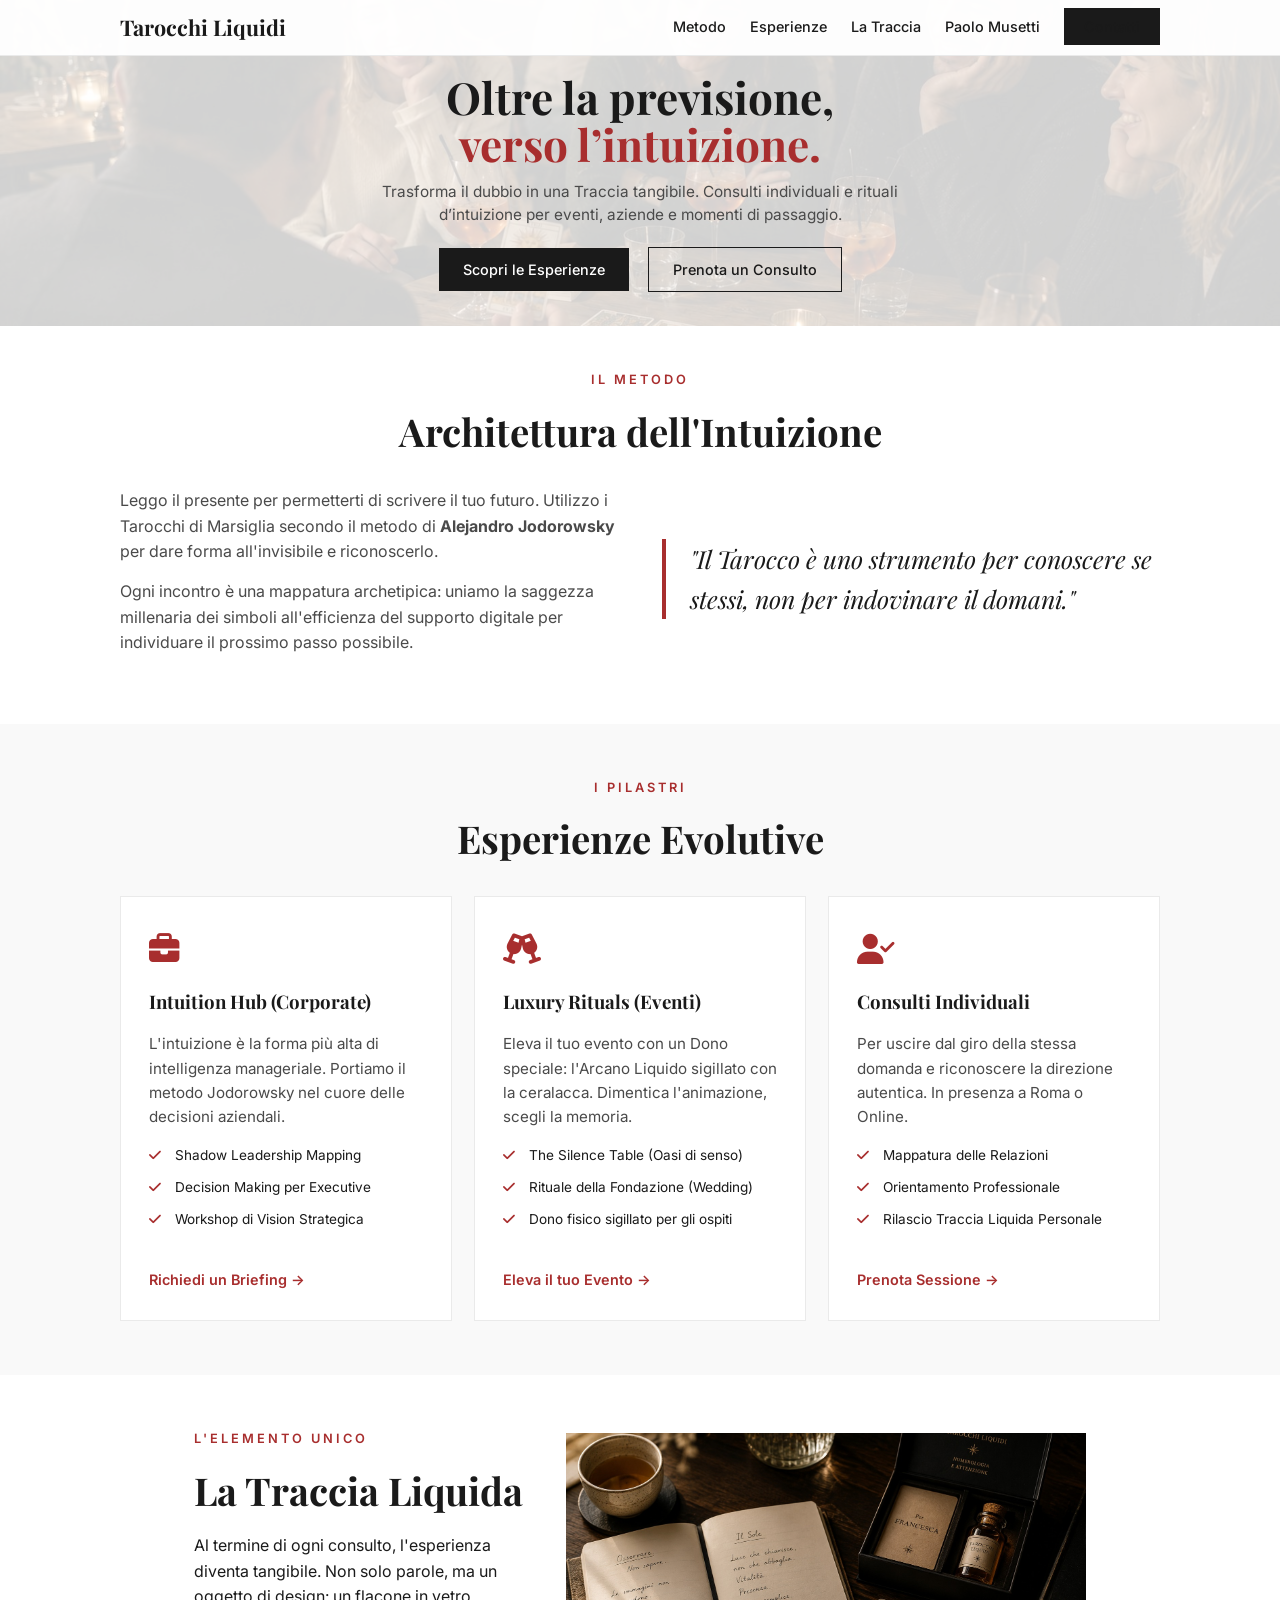
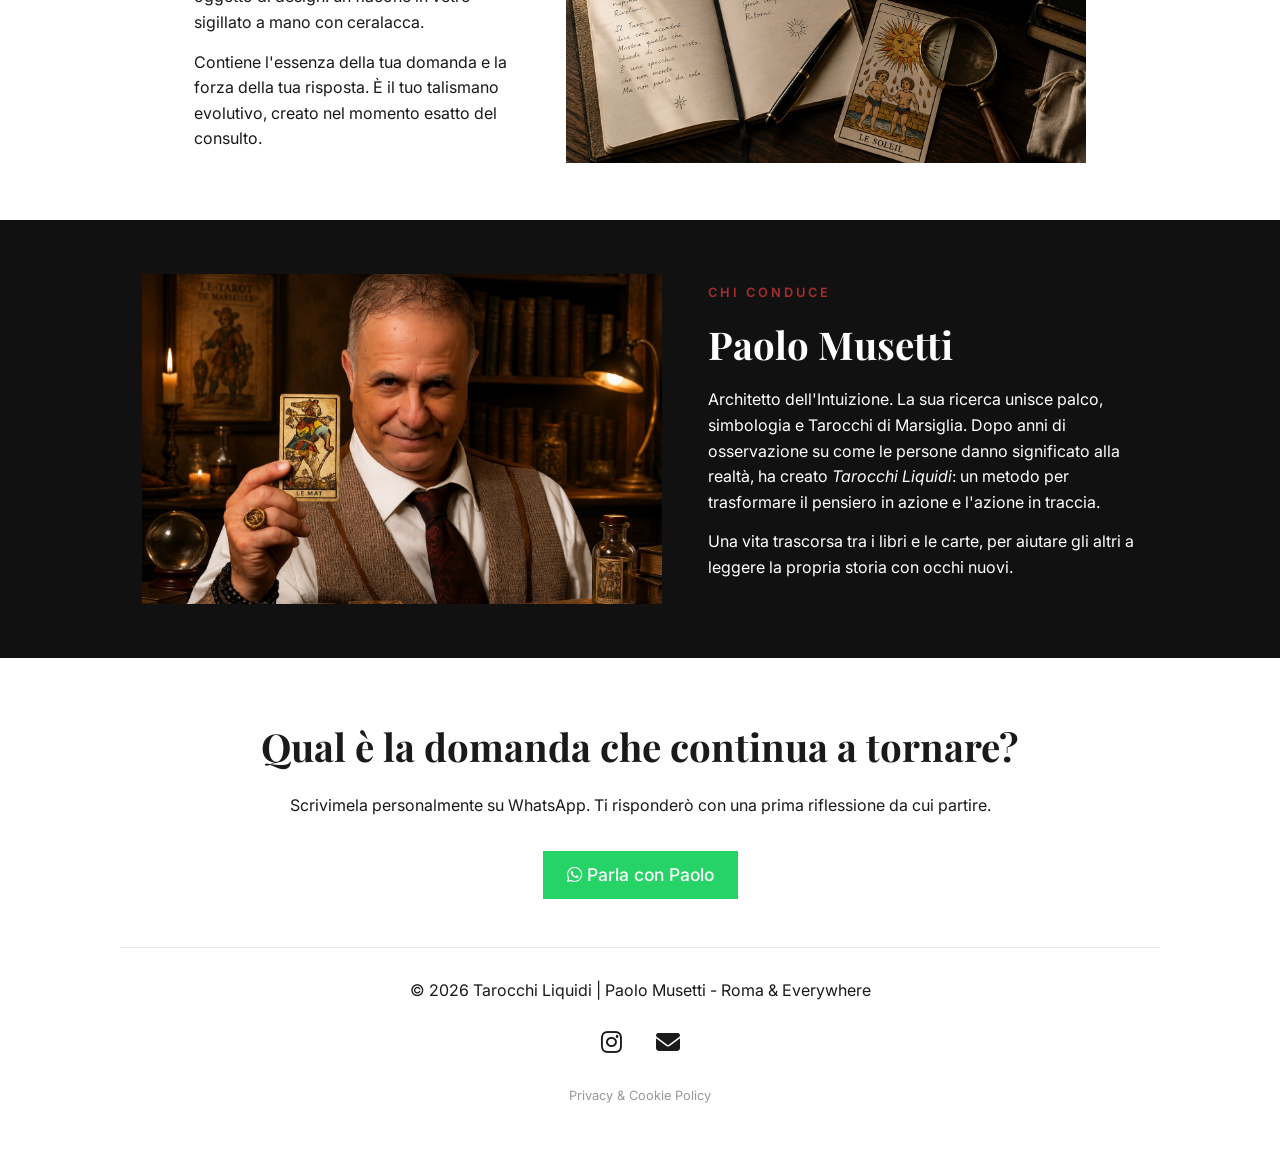
<file: source_tarocchiliquidi2/TarocchiLiquidi2-main/index.html>
<!DOCTYPE html>
<html lang="it">
<head>
    <meta charset="UTF-8">
    <meta name="viewport" content="width=device-width, initial-scale=1.0">
    <title>Tarocchi Liquidi | Architettura dell'Intuizione e Tracce Evolutive</title>
    <meta name="description" content="Tarocchi Liquidi di Paolo Musetti: consulti individuali e rituali d'intuizione per eventi luxury, matrimoni e corporate decision making. Metodo Jodorowsky.">
    
    <!-- Google Fonts -->
    <link rel="preconnect" href="https://fonts.googleapis.com">
    <link rel="preconnect" href="https://fonts.gstatic.com" crossorigin>
    <link href="https://fonts.googleapis.com/css2?family=Playfair+Display:ital,wght@0,400;0,700;1,400&family=Inter:wght@300;400;500&display=swap" rel="stylesheet">
    
    <!-- Font Awesome for Icons -->
    <link rel="stylesheet" href="https://cdnjs.cloudflare.com/ajax/libs/font-awesome/6.4.0/css/all.min.css">
    
    <link rel="stylesheet" href="css/style.css?v=compact-5">
</head>
<body>

    <!-- Navigation -->
    <nav class="navbar">
        <div class="container nav-container">
            <a href="#" class="logo">Tarocchi Liquidi</a>
            <ul class="nav-links">
                <li><a href="#metodo">Metodo</a></li>
                <li><a href="#esperienze">Esperienze</a></li>
                <li><a href="#traccia">La Traccia</a></li>
                <li><a href="#chi-sono">Paolo Musetti</a></li>
                <li><a href="#contatti" class="btn-small">Contatti</a></li>
            </ul>
            <div class="menu-toggle" id="mobile-menu">
                <span></span>
                <span></span>
            </div>
        </div>
    </nav>

    <!-- Hero Section -->
    <section class="hero">
        <div class="container hero-content">
            <h1 class="fade-in">Oltre la previsione,<br><span class="accent-text">verso l’intuizione.</span></h1>
            <p class="fade-in-delayed">Trasforma il dubbio in una Traccia tangibile. Consulti individuali e rituali d’intuizione per eventi, aziende e momenti di passaggio.</p>
            <div class="hero-btns fade-in-delayed">
                <a href="#esperienze" class="btn btn-primary">Scopri le Esperienze</a>
                <a href="#contatti" class="btn btn-secondary">Prenota un Consulto</a>
            </div>
        </div>
    </section>

    <!-- Il Manifesto -->
    <section id="metodo" class="manifesto section-padding">
        <div class="container">
            <div class="section-header text-center">
                <span class="subtitle">Il Metodo</span>
                <h2>Architettura dell'Intuizione</h2>
            </div>
            <div class="manifesto-grid">
                <div class="manifesto-text">
                    <p>Leggo il presente per permetterti di scrivere il tuo futuro. Utilizzo i Tarocchi di Marsiglia secondo il metodo di <strong>Alejandro Jodorowsky</strong> per dare forma all'invisibile e riconoscerlo.</p>
                    <p>Ogni incontro è una mappatura archetipica: uniamo la saggezza millenaria dei simboli all'efficienza del supporto digitale per individuare il prossimo passo possibile.</p>
                </div>
                <div class="manifesto-quote">
                    <blockquote>"Il Tarocco è uno strumento per conoscere se stessi, non per indovinare il domani."</blockquote>
                </div>
            </div>
        </div>
    </section>

    <!-- Le Esperienze (Pillars) -->
    <section id="esperienze" class="esperienze section-padding bg-light">
        <div class="container">
            <div class="section-header text-center">
                <span class="subtitle">I Pilastri</span>
                <h2>Esperienze Evolutive</h2>
            </div>
            
            <div class="experience-grid">
                <!-- Corporate -->
                <div class="card" data-aos="fade-up">
                    <div class="card-icon"><i class="fa-solid fa-briefcase"></i></div>
                    <h3>Intuition Hub (Corporate)</h3>
                    <p>L'intuizione è la forma più alta di intelligenza manageriale. Portiamo il metodo Jodorowsky nel cuore delle decisioni aziendali.</p>
                    <ul>
                        <li><i class="fa-solid fa-check"></i> Shadow Leadership Mapping</li>
                        <li><i class="fa-solid fa-check"></i> Decision Making per Executive</li>
                        <li><i class="fa-solid fa-check"></i> Workshop di Vision Strategica</li>
                    </ul>
                    <a href="https://wa.me/393282924284?text=Ciao%20Paolo%2C%20vorrei%20informazioni%20per%20un%20evento%20Corporate" class="btn-text">Richiedi un Briefing →</a>
                </div>

                <!-- Events -->
                <div class="card" data-aos="fade-up" data-aos-delay="100">
                    <div class="card-icon"><i class="fa-solid fa-champagne-glasses"></i></div>
                    <h3>Luxury Rituals (Eventi)</h3>
                    <p>Eleva il tuo evento con un Dono speciale: l'Arcano Liquido sigillato con la ceralacca. Dimentica l'animazione, scegli la memoria.</p>
                    <ul>
                        <li><i class="fa-solid fa-check"></i> The Silence Table (Oasi di senso)</li>
                        <li><i class="fa-solid fa-check"></i> Rituale della Fondazione (Wedding)</li>
                        <li><i class="fa-solid fa-check"></i> Dono fisico sigillato per gli ospiti</li>
                    </ul>
                    <a href="https://wa.me/393282924284?text=Ciao%20Paolo%2C%20vorrei%20portare%20i%20Tarocchi%20Liquidi%20al%20mio%20evento" class="btn-text">Eleva il tuo Evento →</a>
                </div>

                <!-- Individual -->
                <div class="card" data-aos="fade-up" data-aos-delay="200">
                    <div class="card-icon"><i class="fa-solid fa-user-check"></i></div>
                    <h3>Consulti Individuali</h3>
                    <p>Per uscire dal giro della stessa domanda e riconoscere la direzione autentica. In presenza a Roma o Online.</p>
                    <ul>
                        <li><i class="fa-solid fa-check"></i> Mappatura delle Relazioni</li>
                        <li><i class="fa-solid fa-check"></i> Orientamento Professionale</li>
                        <li><i class="fa-solid fa-check"></i> Rilascio Traccia Liquida Personale</li>
                    </ul>
                    <a href="https://wa.me/393282924284?text=Ciao%20Paolo%2C%20vorrei%20prenotare%20un%20consulto%20individuale" class="btn-text">Prenota Sessione →</a>
                </div>
            </div>
        </div>
    </section>

    <!-- La Traccia Liquida -->
    <section id="traccia" class="traccia section-padding">
        <div class="container">
            <div class="traccia-content">
                <div class="traccia-text">
                    <span class="subtitle">L'Elemento Unico</span>
                    <h2>La Traccia Liquida</h2>
                    <p>Al termine di ogni consulto, l'esperienza diventa tangibile. Non solo parole, ma un oggetto di design: un flacone in vetro sigillato a mano con ceralacca.</p>
                    <p>Contiene l'essenza della tua domanda e la forza della tua risposta. È il tuo talismano evolutivo, creato nel momento esatto del consulto.</p>
                </div>
                <div class="traccia-image">
                    <img src="assets/hero_product.jpg" alt="Cofanetto Tarocchi Liquidi con boccetta sigillata e carta dei Tarocchi di Marsiglia" loading="lazy">
                </div>
            </div>
        </div>
    </section>

    <!-- Paolo Musetti -->
    <section id="chi-sono" class="chi-sono section-padding bg-dark text-light">
        <div class="container">
            <div class="chi-sono-grid">
                <div class="chi-sono-img">
                    <img src="assets/paolo-musetti-tarocchi-liquidi.jpg" alt="Paolo Musetti, ideatore di Tarocchi Liquidi" loading="lazy">
                </div>
                <div class="chi-sono-info">
                    <span class="subtitle">Chi Conduce</span>
                    <h2>Paolo Musetti</h2>
                    <p>Architetto dell'Intuizione. La sua ricerca unisce palco, simbologia e Tarocchi di Marsiglia. Dopo anni di osservazione su come le persone danno significato alla realtà, ha creato <em>Tarocchi Liquidi</em>: un metodo per trasformare il pensiero in azione e l'azione in traccia.</p>
                    <p>Una vita trascorsa tra i libri e le carte, per aiutare gli altri a leggere la propria storia con occhi nuovi.</p>
                </div>
            </div>
        </div>
    </section>

    <!-- Contatti / Footer -->
    <footer id="contatti" class="footer section-padding">
        <div class="container text-center">
            <h2 class="mb-4">Qual è la domanda che continua a tornare?</h2>
            <p class="mb-5">Scrivimela personalmente su WhatsApp. Ti risponderò con una prima riflessione da cui partire.</p>
            
            <a href="https://wa.me/393282924284?text=Ciao%20Paolo%2C%20la%20domanda%20che%20continua%20a%20tornare%20%C3%A8%3A%20" class="btn btn-whatsapp">
                <i class="fa-brands fa-whatsapp"></i> Parla con Paolo
            </a>

            <div class="footer-bottom">
                <p>&copy; 2026 Tarocchi Liquidi | Paolo Musetti - Roma & Everywhere</p>
                <div class="social-links">
                    <a href="https://www.instagram.com/tarocchiliquidi"><i class="fa-brands fa-instagram"></i></a>
                    <a href="mailto:info@tarocchiliquidi.it"><i class="fa-solid fa-envelope"></i></a>
                </div>
                <a href="#" class="policy-link">Privacy & Cookie Policy</a>
            </div>
        </div>
    </footer>

    <script src="js/script.js?v=compact-5"></script>
</body>
</html>
</file>
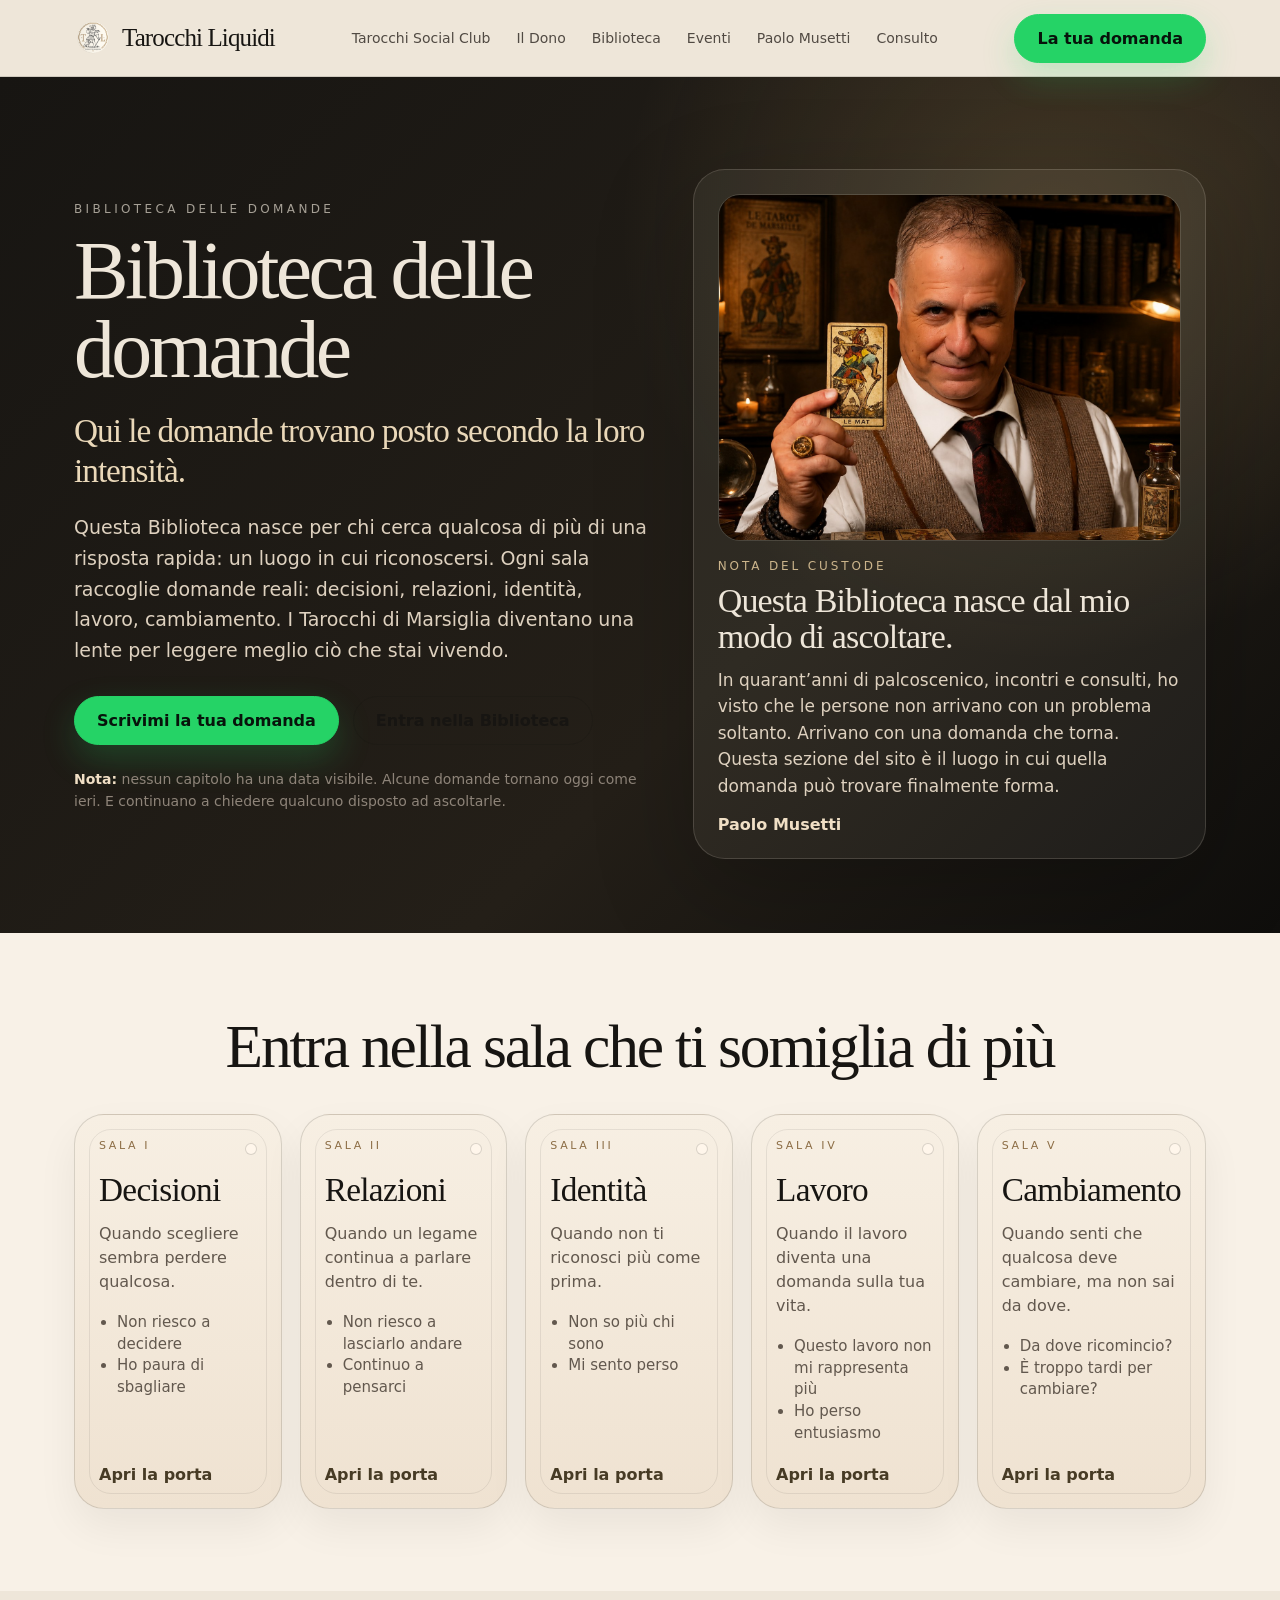
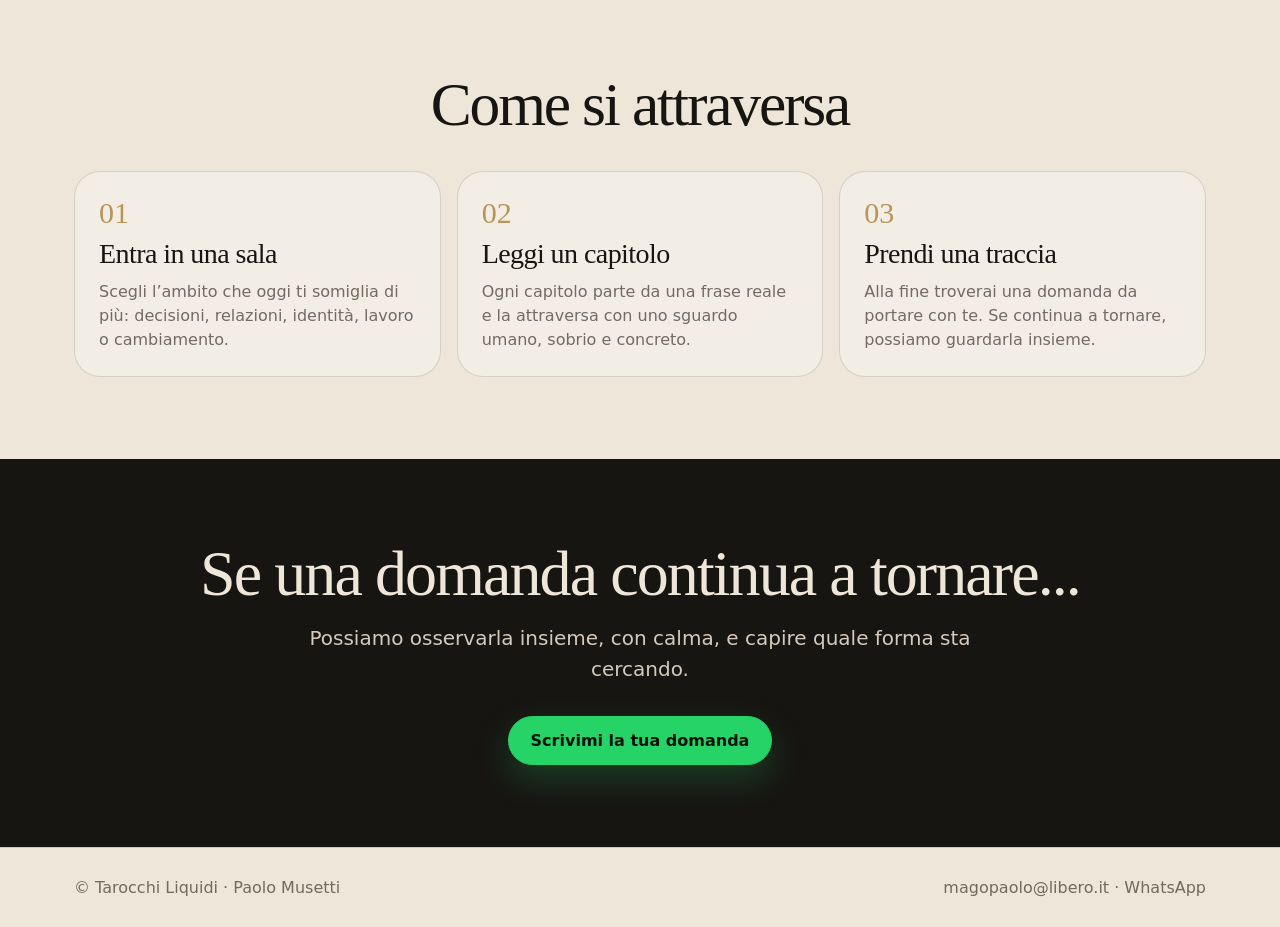
<file: source_tarocchiliquidi/tarocchiliquidi-main/biblioteca/index.html>
<!doctype html>
<html lang="it">
<head>
<meta charset="utf-8">
<meta name="viewport" content="width=device-width,initial-scale=1">
<title>Biblioteca delle Domande | Tarocchi Liquidi</title>
<meta name="description" content="Una biblioteca di sale e capitoli per chi cerca una domanda che assomigli alla propria. Decisioni, relazioni, identità, lavoro e cambiamento, osservati con il metodo di Paolo Musetti.">
<link rel="canonical" href="https://www.tarocchiliquidi.it/biblioteca/">
<meta property="og:locale" content="it_IT">
<meta property="og:title" content="Biblioteca delle Domande | Tarocchi Liquidi">
<meta property="og:description" content="Una biblioteca di sale e capitoli per chi cerca una domanda che assomigli alla propria. Decisioni, relazioni, identità, lavoro e cambiamento, osservati con il metodo di Paolo Musetti.">
<meta property="og:type" content="website">
<meta property="og:url" content="https://www.tarocchiliquidi.it/biblioteca/">
<meta property="og:site_name" content="Tarocchi Liquidi">
<meta property="og:image" content="https://www.tarocchiliquidi.it/assets/og-image.jpg">
<meta name="twitter:card" content="summary_large_image">
<style>
:root{
  --cream:#eee6d9;--paper:#f8f1e7;--ink:#171512;--muted:#746a60;--dark:#15130f;
  --gold:#b89458;--line:rgba(23,21,18,.14);--deep:#100f0d;--panel:#f2e7d8;--accent:#d9c4a5;
}
*{box-sizing:border-box}html{scroll-behavior:smooth}body{margin:0;background:var(--cream);color:var(--ink);font-family:Inter,ui-sans-serif,system-ui,-apple-system,BlinkMacSystemFont,"Segoe UI",sans-serif}
a{color:inherit;text-decoration:none}img{max-width:100%;display:block}
.wrap{max-width:1180px;margin:0 auto;padding:0 24px}.narrow{max-width:860px}.serif{font-family:Georgia,"Times New Roman",serif}
.nav{position:sticky;top:0;z-index:40;background:rgba(238,230,217,.92);backdrop-filter:blur(16px);border-bottom:1px solid var(--line)}
.nav .wrap{min-height:76px;display:flex;align-items:center;justify-content:space-between;gap:24px}
.brand{font-family:Georgia,serif;font-size:25px;letter-spacing:-.035em;display:flex;align-items:center;gap:10px}.brand-logo{width:38px;height:38px;object-fit:contain}
.menu{display:flex;align-items:center;gap:26px;font-size:14px;color:#514a43}.menu a:hover,.menu summary:hover{color:var(--ink)}
.pill{display:inline-flex;align-items:center;justify-content:center;border-radius:999px;padding:14px 22px;background:var(--ink);color:var(--cream);font-weight:700;border:1px solid transparent;box-shadow:0 12px 32px rgba(0,0,0,.10);text-align:center}
.pill.outline{background:transparent;color:var(--ink);border-color:rgba(23,21,18,.25);box-shadow:none}.pill.whatsapp{background:#25D366;color:#07130b;border-color:#25D366;box-shadow:0 14px 34px rgba(37,211,102,.22)}
.menu-dropdown,.mobile-nav{position:relative}.menu-dropdown summary,.mobile-nav summary{list-style:none;cursor:pointer}.menu-dropdown summary::-webkit-details-marker,.mobile-nav summary::-webkit-details-marker{display:none}
.submenu{position:absolute;top:calc(100% + 14px);left:0;background:#fffaf3;border:1px solid var(--line);border-radius:18px;padding:10px;min-width:220px;box-shadow:0 24px 60px rgba(0,0,0,.10);display:grid;gap:6px}.submenu a{padding:10px 12px;border-radius:12px}.submenu a:hover{background:#f4eadc}
.mobile-nav{display:none}.mobile-nav summary{display:flex;flex-direction:column;gap:5px;padding:10px;border-radius:12px;border:1px solid var(--line)}.mobile-nav summary span{display:block;width:22px;height:2px;background:var(--ink)}
.mobile-menu{position:absolute;right:0;top:calc(100% + 12px);width:min(88vw,330px);background:#fffaf3;border:1px solid var(--line);border-radius:18px;padding:14px;display:grid;gap:8px;box-shadow:0 24px 60px rgba(0,0,0,.12)}.mobile-menu a,.mobile-group-title{padding:10px 12px;border-radius:12px}.mobile-group-title{font-size:12px;text-transform:uppercase;letter-spacing:.18em;color:#80766d}.mobile-cta{background:#171512;color:#eee6d9;font-weight:800}
.kicker{font-size:12px;text-transform:uppercase;letter-spacing:.28em;color:rgba(238,230,217,.66);margin:0 0 16px}.kicker.dark{color:#80766d}
.hero-dark{position:relative;overflow:hidden;background:radial-gradient(circle at 82% 18%,rgba(184,148,88,.22),transparent 34%),linear-gradient(135deg,#171512 0%,#241f18 62%,#0f0e0c 100%);color:var(--cream);padding:92px 0 74px}
.hero-dark h1{font-family:Georgia,serif;font-size:clamp(48px,6.4vw,86px);line-height:.96;letter-spacing:-.045em;font-weight:450;margin:0;max-width:920px}
.hero-dark .lead{font-family:Georgia,serif;font-size:clamp(24px,2.6vw,34px);line-height:1.18;letter-spacing:-.03em;color:#ead8b9;margin:22px 0 0;max-width:850px}
.hero-dark .copy{font-size:19px;line-height:1.62;color:#ded1bf;max-width:780px;margin:22px 0 0}
.hero-grid{display:grid;grid-template-columns:1.06fr .94fr;gap:40px;align-items:center}
.note-card{border:1px solid rgba(238,230,217,.16);border-radius:32px;padding:24px;background:rgba(238,230,217,.06);box-shadow:0 30px 100px rgba(0,0,0,.22)}
.note-card img{width:100%;aspect-ratio:4/3;object-fit:cover;border-radius:22px;margin-bottom:18px;border:1px solid rgba(238,230,217,.14)}
.note-card .eyebrow{font-size:12px;letter-spacing:.24em;text-transform:uppercase;color:#cbb48b;margin-bottom:10px}.note-card h2{font-family:Georgia,serif;font-size:34px;line-height:1.05;letter-spacing:-.025em;font-weight:450;margin:0 0 12px}.note-card p{font-size:17px;line-height:1.56;color:#ded1bf;margin:0}.note-card .signature{display:block;margin-top:16px;font-weight:700;color:#f0dfc5}
.cta-row{display:flex;gap:14px;flex-wrap:wrap;margin-top:30px}
.section{padding:82px 0}.section.soft{background:var(--paper)}.section.dark{background:var(--dark);color:var(--cream)}
.section-head{max-width:860px;margin:0 0 36px}.section-head.center{text-align:center;margin-left:auto;margin-right:auto}
.section-head h2{font-family:Georgia,serif;font-size:clamp(38px,4.8vw,68px);line-height:1.02;letter-spacing:-.035em;font-weight:450;margin:0}
.section-head p{font-size:20px;line-height:1.56;color:var(--muted);margin:18px 0 0}.dark .section-head p{color:#d6c9ba}
.door-grid{display:grid;grid-template-columns:repeat(5,1fr);gap:18px}
.door{position:relative;display:flex;flex-direction:column;justify-content:space-between;min-height:340px;padding:24px;border:1px solid var(--line);border-radius:30px;background:linear-gradient(180deg,#f7efe3 0%,#efe2d1 100%);box-shadow:0 18px 42px rgba(0,0,0,.06);transition:transform .2s ease,box-shadow .2s ease}
.door:hover{transform:translateY(-3px);box-shadow:0 22px 60px rgba(0,0,0,.10)}
.door:before{content:'';position:absolute;inset:14px;border:1px solid rgba(23,21,18,.08);border-radius:22px;pointer-events:none}
.door-top{display:flex;justify-content:space-between;gap:10px;align-items:flex-start;margin-bottom:18px}.door-num{font-size:11px;text-transform:uppercase;letter-spacing:.24em;color:#8c6d45}.door-dot{width:12px;height:12px;border-radius:50%;border:1px solid rgba(23,21,18,.16);background:#fff6eb;margin-top:4px}
.door h3{font-family:Georgia,serif;font-size:clamp(28px,2.6vw,36px);line-height:1.05;letter-spacing:-.02em;font-weight:500;margin:0 0 14px;max-width:11ch}.door p{font-size:16px;line-height:1.5;color:#62584e;margin:0}
.door ul{margin:18px 0 0;padding-left:18px;color:#62584e;font-size:15px;line-height:1.45}.door .open{margin-top:20px;font-weight:800;color:#473b25}
.process-grid{display:grid;grid-template-columns:repeat(3,1fr);gap:16px}.process{border:1px solid var(--line);background:rgba(255,255,255,.32);border-radius:26px;padding:24px}.process .num{font-family:Georgia,serif;font-size:30px;color:var(--gold)}.process h3{font-family:Georgia,serif;font-size:28px;letter-spacing:-.02em;font-weight:500;margin:8px 0 10px}.process p{margin:0;color:var(--muted);line-height:1.5}
.manifesto{display:grid;grid-template-columns:.92fr 1.08fr;gap:34px;align-items:center}.manifesto-card{border:1px solid var(--line);background:linear-gradient(180deg,#efe0cc 0%,#e7d6c2 100%);border-radius:34px;padding:34px}.manifesto-card h3{font-family:Georgia,serif;font-size:clamp(34px,4vw,54px);line-height:1;letter-spacing:-.03em;font-weight:450;margin:0 0 16px}.manifesto-card p{font-size:18px;line-height:1.62;color:#544b43;margin:0 0 14px}.manifesto-card strong{font-family:Georgia,serif;font-size:20px;color:#2b261f}
.side-list{border:1px solid rgba(238,230,217,.16);background:rgba(238,230,217,.06);border-radius:30px;padding:26px}.side-list h3{font-family:Georgia,serif;font-size:32px;line-height:1.05;letter-spacing:-.02em;font-weight:450;margin:0 0 12px}.side-list ul{margin:0;padding:0;list-style:none;display:grid;gap:10px}.side-list li{padding-top:10px;border-top:1px solid rgba(238,230,217,.14);color:#dfd2c0;line-height:1.5}
.breadcrumb{font-size:14px;color:#80766d;margin:0 0 24px}.breadcrumb a{border-bottom:1px solid rgba(23,21,18,.18)}
.chapter-list{display:grid;grid-template-columns:repeat(2,1fr);gap:18px}.chapter-card{border:1px solid var(--line);background:linear-gradient(180deg,#fbf5ec 0%,#f3e8da 100%);border-radius:28px;padding:28px;display:flex;flex-direction:column;justify-content:space-between;min-height:250px}.chapter-card h2{font-family:Georgia,serif;font-size:34px;line-height:1.06;letter-spacing:-.02em;margin:0 0 12px;font-weight:500}.chapter-card p{color:var(--muted);line-height:1.55;margin:0 0 18px}.chapter-card .meta{font-size:12px;text-transform:uppercase;letter-spacing:.18em;color:#8c6d45;margin-bottom:14px}.chapter-card .open{font-weight:800;color:#473b25}
.related-salas{display:grid;grid-template-columns:repeat(4,1fr);gap:14px;margin-top:18px}.related-salas a{display:block;border:1px solid var(--line);border-radius:20px;padding:18px;background:rgba(255,255,255,.28)}.related-salas strong{display:block;font-family:Georgia,serif;font-size:24px;letter-spacing:-.02em}.related-salas span{display:block;color:var(--muted);margin-top:6px;line-height:1.4}
.chapter-wrap{max-width:820px;margin:0 auto}.chapter-wrap .opening{font-family:Georgia,serif;font-size:clamp(27px,3vw,38px);line-height:1.25;letter-spacing:-.025em;color:#2b261f}.chapter-wrap h2{font-family:Georgia,serif;font-size:clamp(30px,4vw,46px);line-height:1.05;letter-spacing:-.035em;margin:46px 0 14px}.chapter-wrap p{font-size:20px;line-height:1.68;color:#514a43}.trace{border:1px solid var(--line);border-radius:30px;background:#e7d8c6;padding:30px;margin:42px 0}.trace h2{margin-top:0}.trace p{margin-bottom:0}.near-questions{display:grid;gap:10px;margin-top:18px}.near-questions a{display:block;padding:14px 16px;border:1px solid var(--line);border-radius:18px;background:rgba(255,255,255,.35);font-weight:800}.chapter-cta{border-radius:32px;background:#171512;color:var(--cream);padding:38px;margin-top:54px;text-align:center}.chapter-cta h2,.final-cta h2{font-family:Georgia,serif;font-size:clamp(38px,5vw,70px);line-height:1.02;letter-spacing:-.03em;font-weight:450;margin:0}.chapter-cta p,.final-cta p{font-size:20px;line-height:1.58;color:#d6c9ba;max-width:700px;margin:16px auto 0}.no-date{font-size:13px;color:#80766d;text-transform:uppercase;letter-spacing:.16em;margin-top:12px}
.final-cta{padding:82px 0;background:#171512;color:var(--cream);text-align:center}.footer{border-top:1px solid var(--line);padding:30px 0;color:#73695f}.footer .wrap{display:flex;justify-content:space-between;gap:20px;flex-wrap:wrap}
.library-mini{margin-top:24px;font-size:14px;line-height:1.55;color:#8e8479}.library-mini strong{color:#f0dfc5}
@media(max-width:1100px){.door-grid{grid-template-columns:repeat(2,1fr)}.related-salas{grid-template-columns:repeat(2,1fr)}.hero-grid,.manifesto{grid-template-columns:1fr}.note-card img{aspect-ratio:16/10}}
@media(max-width:900px){.menu,.nav>.wrap>.pill{display:none}.mobile-nav{display:block}.nav .wrap{min-height:70px}.brand{font-size:22px}.hero-dark{padding:64px 0 50px}.hero-dark h1{font-size:46px}.hero-dark .lead{font-size:22px}.hero-dark .copy{font-size:17px}.section{padding:58px 0}.process-grid,.chapter-list{grid-template-columns:1fr}.chapter-wrap p{font-size:18px}.final-cta{padding:58px 0}}
@media(max-width:620px){.door-grid,.related-salas{grid-template-columns:1fr}.door{min-height:auto}.hero-dark h1{font-size:40px}.section-head h2{font-size:42px}.chapter-card h2{font-size:30px}.chapter-cta,.note-card,.manifesto-card,.side-list{padding:24px}.footer .wrap{flex-direction:column}.cta-row{display:grid;grid-template-columns:1fr}.pill{width:100%}}
</style>
<!-- Google tag (gtag.js) -->
<script async src="https://www.googletagmanager.com/gtag/js?id=G-CCVFMP5C15"></script>
<!-- Microsoft Clarity -->
<script type="text/javascript">(function(c,l,a,r,i,t,y){c[a]=c[a]||function(){(c[a].q=c[a].q||[]).push(arguments)};t=l.createElement(r);t.async=1;t.src="https://www.clarity.ms/tag/"+i;y=l.getElementsByTagName(r)[0];y.parentNode.insertBefore(t,y);})(window, document, "clarity", "script", "x0dgi0irdk");</script>

</head>
<body>
<header class="nav"><div class="wrap"><a class="brand" href="/" aria-label="Tarocchi Liquidi"><img class="brand-logo" src="/assets/logo-tl-v2.png" alt="" decoding="async"><span>Tarocchi Liquidi</span></a><nav class="menu" aria-label="Menu principale"><a href="/tarocchi-feste-private-roma.html">Tarocchi Social Club</a><a href="/regalo-per-chi-ha-gia-tutto.html">Il Dono</a><a href="/biblioteca/">Biblioteca</a><details class="menu-dropdown"><summary>Eventi</summary><div class="submenu" aria-label="Eventi Tarocchi Liquidi"><a href="/addio-al-nubilato-tarocchi-liquidi.html">Addio al nubilato</a><a href="/tarocchi-matrimonio-roma.html">Matrimoni</a><a href="/tarocchi-feste-private-roma.html">Feste private</a><a href="/spritz-tarocchi.html">Spritz & Tarocchi</a></div></details><a href="/paolo-musetti/">Paolo Musetti</a><a href="/consulto-tarocchi-roma.html">Consulto</a></nav><a class="pill whatsapp" href="https://wa.me/393282924284?text=Ciao%20Paolo%2C%20vorrei%20raccontarti%20la%20domanda%20che%20continua%20a%20tornare." target="_blank" rel="noopener">La tua domanda</a><details class="mobile-nav"><summary aria-label="Apri menu"><span></span><span></span><span></span></summary><div class="mobile-menu"><a href="/tarocchi-feste-private-roma.html">Tarocchi Social Club</a><a href="/regalo-per-chi-ha-gia-tutto.html">Il Dono</a><a href="/biblioteca/">Biblioteca</a><span class="mobile-group-title">Eventi</span><a href="/addio-al-nubilato-tarocchi-liquidi.html">Addio al nubilato</a><a href="/tarocchi-matrimonio-roma.html">Matrimoni</a><a href="/tarocchi-feste-private-roma.html">Feste private</a><a href="/spritz-tarocchi.html">Spritz & Tarocchi</a><a href="/paolo-musetti/">Paolo Musetti</a><a href="/consulto-tarocchi-roma.html">Consulto</a><a class="mobile-cta" href="https://wa.me/393282924284?text=Ciao%20Paolo%2C%20vorrei%20raccontarti%20la%20domanda%20che%20continua%20a%20tornare." target="_blank" rel="noopener">Scrivimi la tua domanda</a></div></details></div></header>
<main>
<section class="hero-dark">
  <div class="wrap hero-grid">
    <div>
      <p class="kicker">Biblioteca delle Domande</p>
      <h1>Biblioteca delle domande</h1>
      <p class="lead">Qui le domande trovano posto secondo la loro intensità.</p>
      <p class="copy">Questa Biblioteca nasce per chi cerca qualcosa di più di una risposta rapida: un luogo in cui riconoscersi. Ogni sala raccoglie domande reali: decisioni, relazioni, identità, lavoro, cambiamento. I Tarocchi di Marsiglia diventano una lente per leggere meglio ciò che stai vivendo.</p>
      <div class="cta-row">
        <a class="pill whatsapp" href="https://wa.me/393282924284?text=Ciao%20Paolo%2C%20vorrei%20raccontarti%20la%20domanda%20che%20continua%20a%20tornare." target="_blank" rel="noopener">Scrivimi la tua domanda</a>
        <a class="pill outline" href="#sale">Entra nella Biblioteca</a>
      </div>
      <p class="library-mini"><strong>Nota:</strong> nessun capitolo ha una data visibile. Alcune domande tornano oggi come ieri. E continuano a chiedere qualcuno disposto ad ascoltarle.</p>
    </div>
    <aside class="note-card">
      <img src="/assets/paolo-musetti-tarocchi-liquidi.jpg" alt="Paolo Musetti con un Tarocco di Marsiglia">
      <div class="eyebrow">Nota del custode</div>
      <h2>Questa Biblioteca nasce dal mio modo di ascoltare.</h2>
      <p>In quarant’anni di palcoscenico, incontri e consulti, ho visto che le persone non arrivano con un problema soltanto. Arrivano con una domanda che torna. Questa sezione del sito è il luogo in cui quella domanda può trovare finalmente forma.</p>
      <span class="signature">Paolo Musetti</span>
    </aside>
  </div>
</section>
<section class="section soft" id="sale">
  <div class="wrap">
    <div class="section-head center"><h2>Entra nella sala che ti somiglia di più</h2></div>
    <div class="door-grid"><a class="door" href="/biblioteca/decisioni.html"><div><div class="door-top"><span class="door-num">Sala I</span><span class="door-dot"></span></div><h3>Decisioni</h3><p>Quando scegliere sembra perdere qualcosa.</p><ul><li>Non riesco a decidere</li><li>Ho paura di sbagliare</li></ul></div><span class="open">Apri la porta</span></a><a class="door" href="/biblioteca/relazioni.html"><div><div class="door-top"><span class="door-num">Sala II</span><span class="door-dot"></span></div><h3>Relazioni</h3><p>Quando un legame continua a parlare dentro di te.</p><ul><li>Non riesco a lasciarlo andare</li><li>Continuo a pensarci</li></ul></div><span class="open">Apri la porta</span></a><a class="door" href="/biblioteca/identita.html"><div><div class="door-top"><span class="door-num">Sala III</span><span class="door-dot"></span></div><h3>Identità</h3><p>Quando non ti riconosci più come prima.</p><ul><li>Non so più chi sono</li><li>Mi sento perso</li></ul></div><span class="open">Apri la porta</span></a><a class="door" href="/biblioteca/lavoro.html"><div><div class="door-top"><span class="door-num">Sala IV</span><span class="door-dot"></span></div><h3>Lavoro</h3><p>Quando il lavoro diventa una domanda sulla tua vita.</p><ul><li>Questo lavoro non mi rappresenta più</li><li>Ho perso entusiasmo</li></ul></div><span class="open">Apri la porta</span></a><a class="door" href="/biblioteca/cambiamento.html"><div><div class="door-top"><span class="door-num">Sala V</span><span class="door-dot"></span></div><h3>Cambiamento</h3><p>Quando senti che qualcosa deve cambiare, ma non sai da dove.</p><ul><li>Da dove ricomincio?</li><li>È troppo tardi per cambiare?</li></ul></div><span class="open">Apri la porta</span></a></div></div></section>
<section class="section">
  <div class="wrap">
    <div class="section-head center"><h2>Come si attraversa</h2></div>
    <div class="process-grid">
      <div class="process"><div class="num">01</div><h3>Entra in una sala</h3><p>Scegli l’ambito che oggi ti somiglia di più: decisioni, relazioni, identità, lavoro o cambiamento.</p></div>
      <div class="process"><div class="num">02</div><h3>Leggi un capitolo</h3><p>Ogni capitolo parte da una frase reale e la attraversa con uno sguardo umano, sobrio e concreto.</p></div>
      <div class="process"><div class="num">03</div><h3>Prendi una traccia</h3><p>Alla fine troverai una domanda da portare con te. Se continua a tornare, possiamo guardarla insieme.</p></div>
    </div>
  </div>
</section>

<section class="final-cta"><div class="wrap"><h2>Se una domanda continua a tornare...</h2><p>Possiamo osservarla insieme, con calma, e capire quale forma sta cercando.</p><div class="cta-row" style="justify-content:center"><a class="pill whatsapp" href="https://wa.me/393282924284?text=Ciao%20Paolo%2C%20vorrei%20raccontarti%20la%20domanda%20che%20continua%20a%20tornare." target="_blank" rel="noopener">Scrivimi la tua domanda</a></div></div></section>
</main>
<footer class="footer"><div class="wrap"><span>© Tarocchi Liquidi · Paolo Musetti</span><span><a href="mailto:magopaolo@libero.it">magopaolo@libero.it</a> · <a href="https://wa.me/393282924284?text=Ciao%20Paolo%2C%20vorrei%20raccontarti%20la%20domanda%20che%20continua%20a%20tornare." target="_blank" rel="noopener">WhatsApp</a></span></div></footer></body></html>
</file>
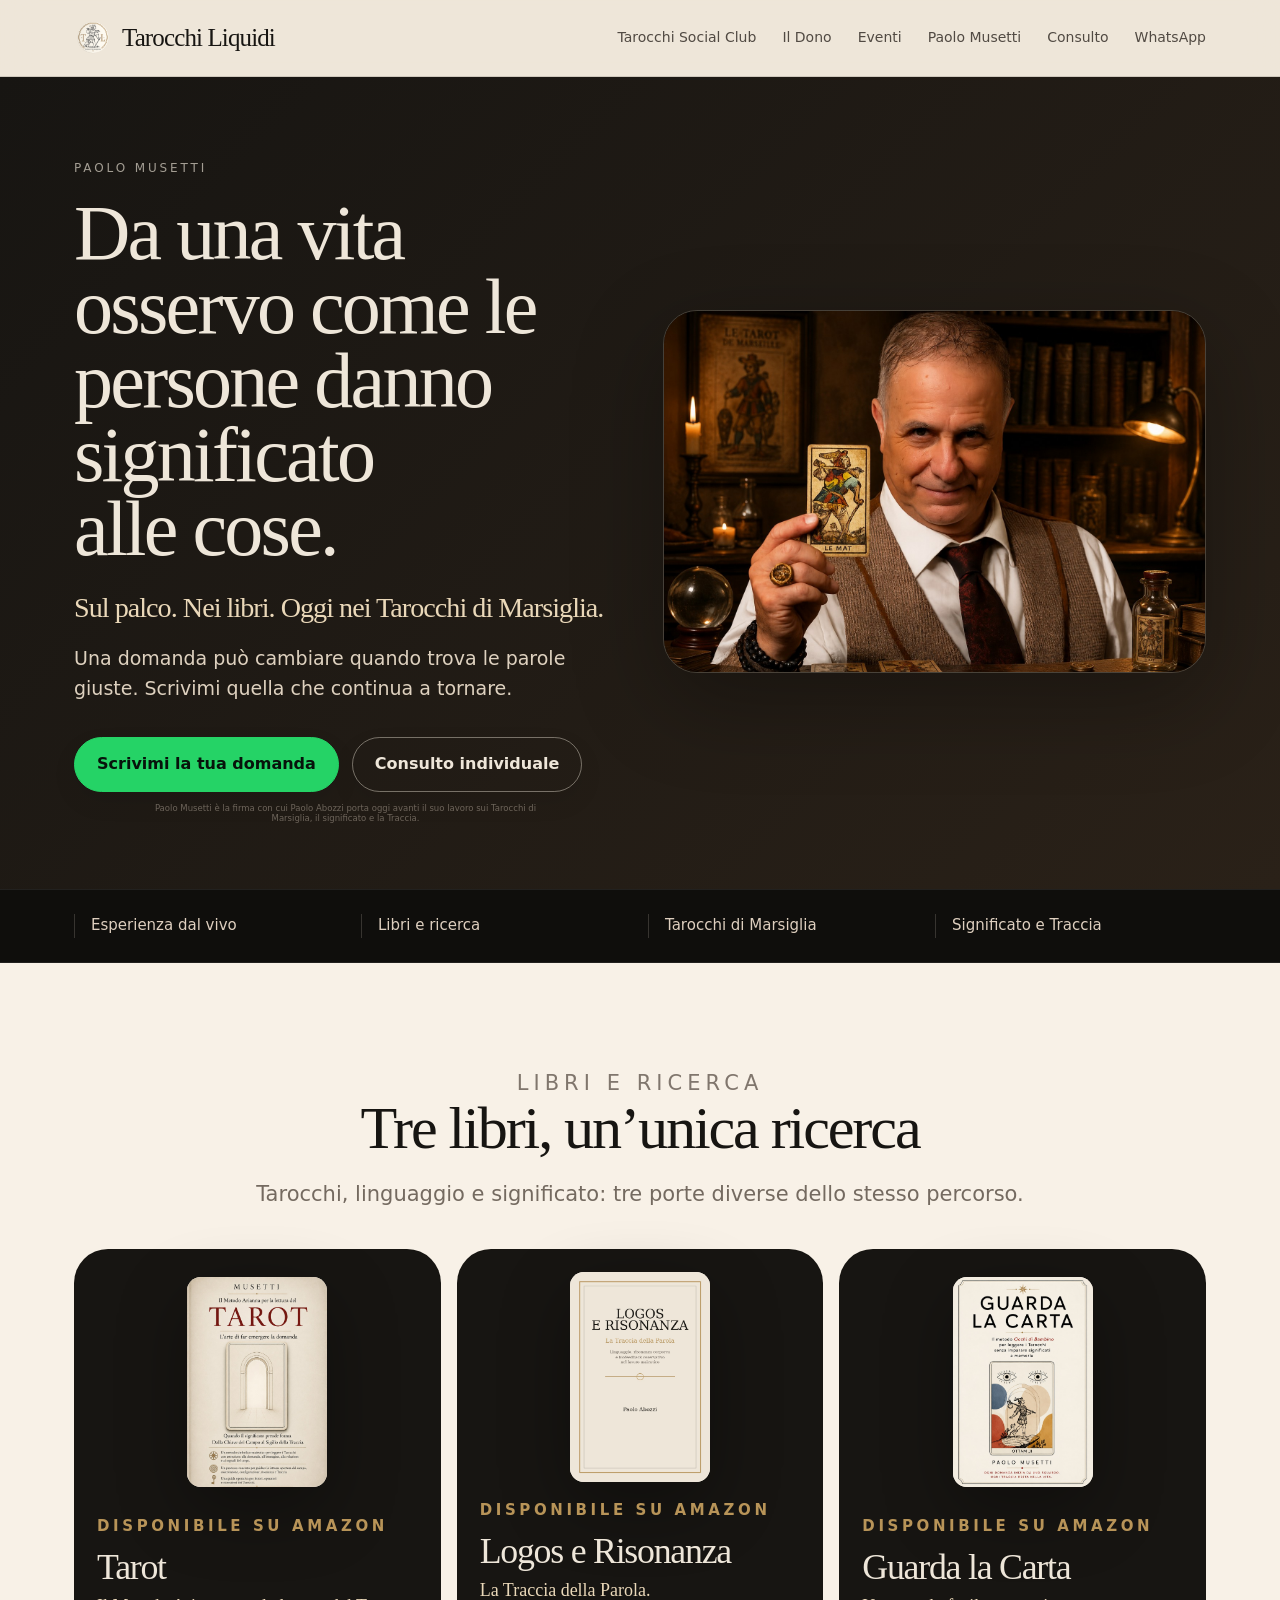
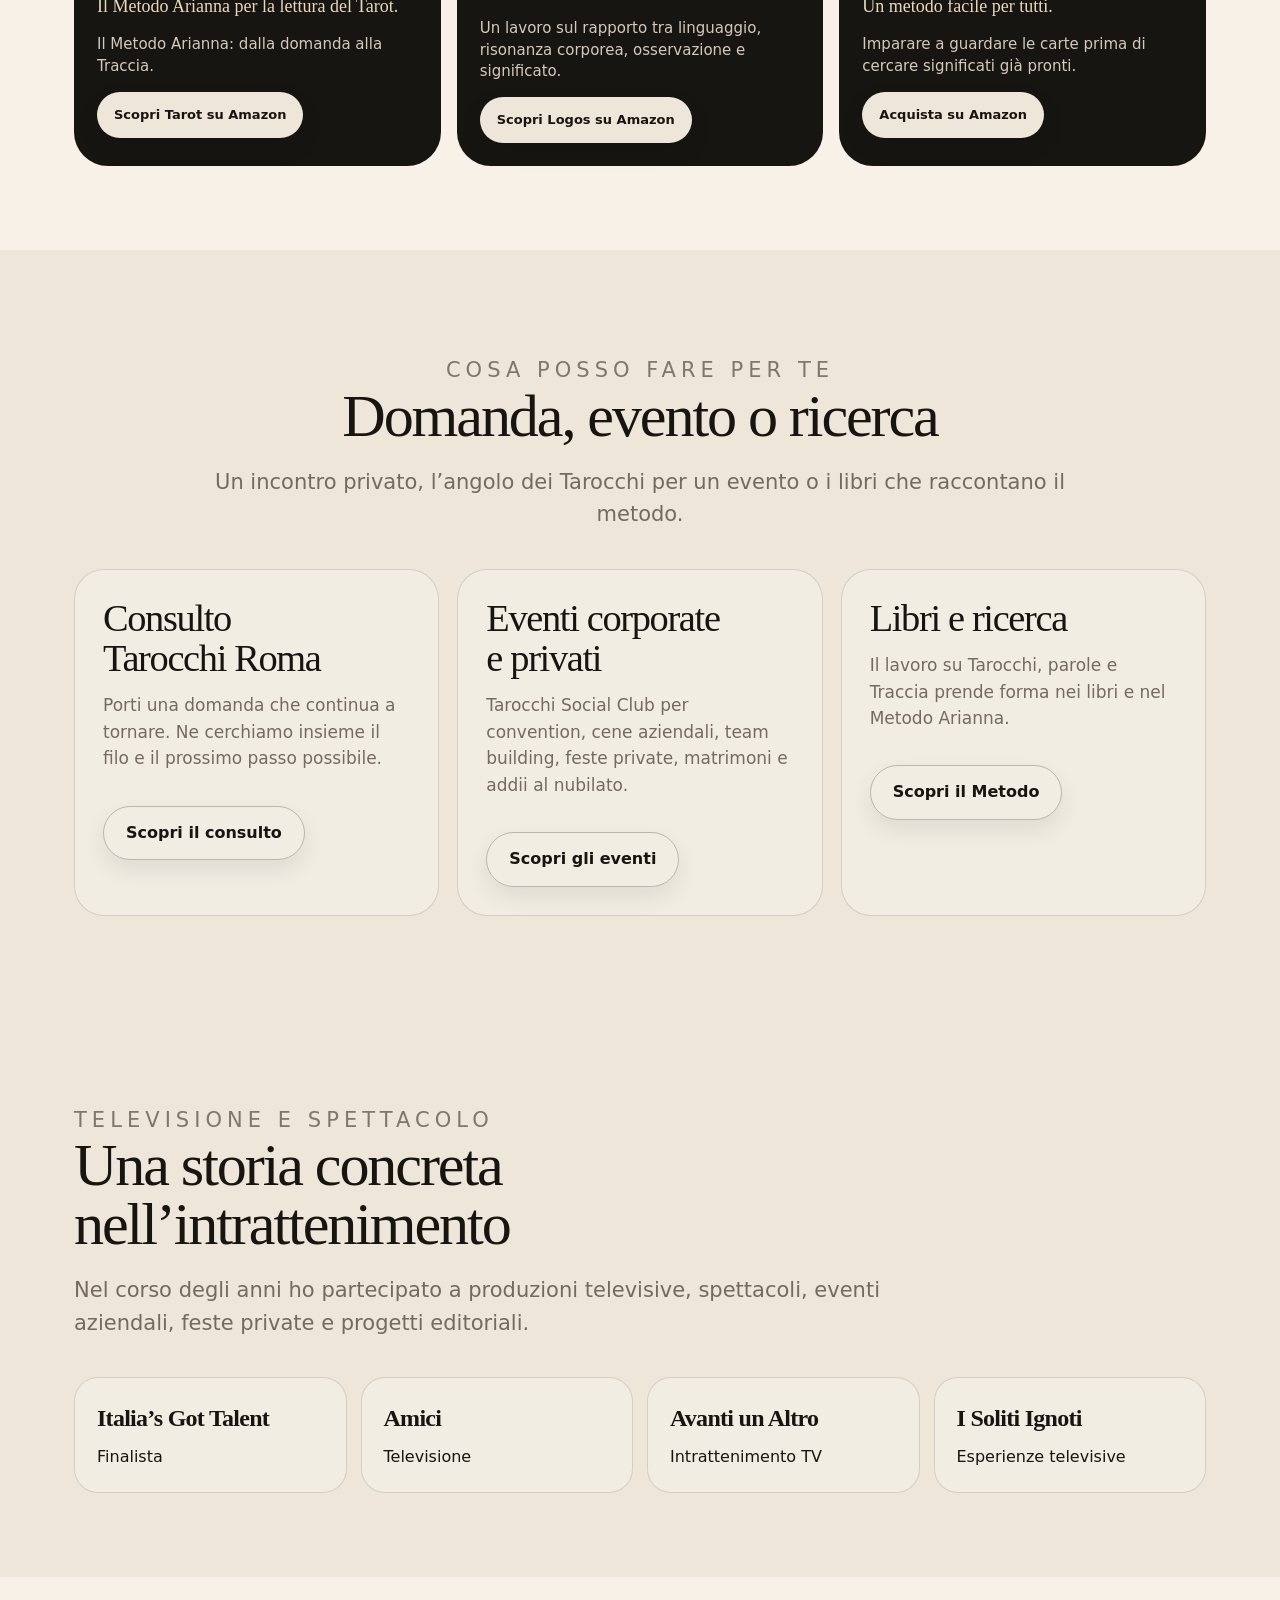
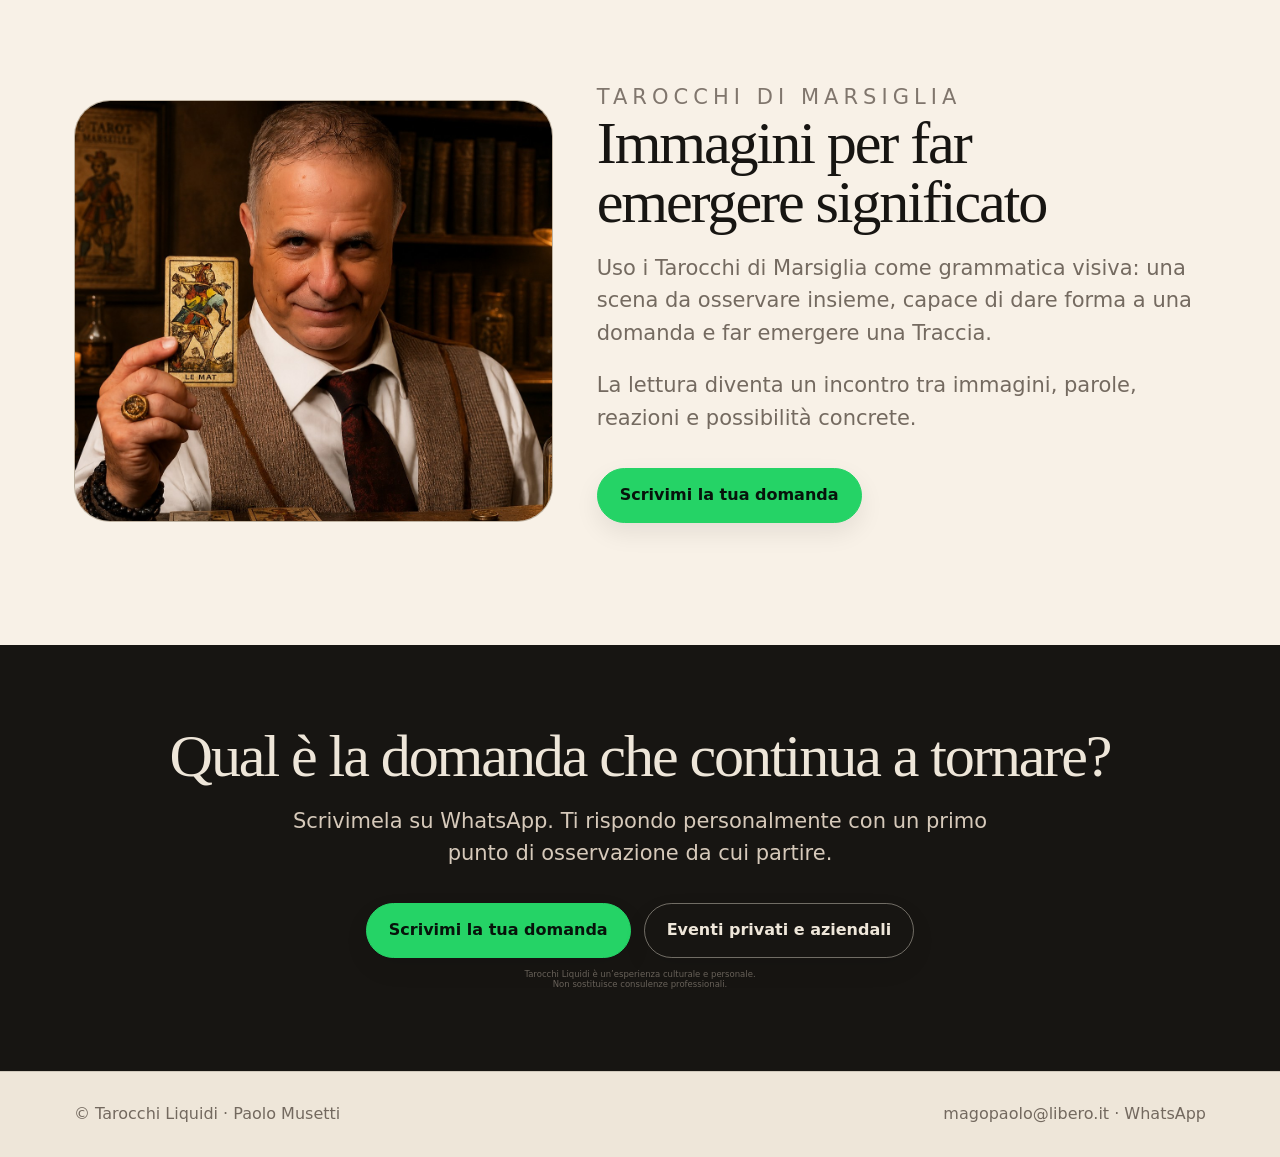
<file: source_tarocchiliquidi/tarocchiliquidi-main/paolo-musetti/index.html>
<!doctype html>
<html lang="it">
<head>
<meta charset="utf-8">
<meta name="viewport" content="width=device-width,initial-scale=1">
<title>Paolo Musetti | Profilo, metodo e ricerca | Tarocchi Liquidi</title>
<meta name="description" content="Profilo di Paolo Musetti: esperienza dal vivo, libri, ricerca sul significato e lavoro con i Tarocchi di Marsiglia.">
<link rel="canonical" href="https://www.tarocchiliquidi.it/paolo-musetti/">
<meta property="og:locale" content="it_IT">
<meta property="og:title" content="Paolo Musetti | Profilo, metodo e ricerca">
<meta property="og:description" content="Il profilo di Paolo Musetti dentro il progetto Tarocchi Liquidi: esperienza dal vivo, libri, metodo e ricerca.">
<meta property="og:type" content="profile">
<meta property="og:url" content="https://www.tarocchiliquidi.it/paolo-musetti/">
<meta property="og:site_name" content="Tarocchi Liquidi">
<meta property="og:image" content="https://www.tarocchiliquidi.it/assets/paolo-musetti-tarocchi-liquidi.jpg">
<meta name="twitter:card" content="summary_large_image">
<meta name="twitter:title" content="Paolo Musetti | Tarocchi di Marsiglia, significato e Traccia">
<meta name="twitter:description" content="Paolo Musetti è la firma con cui Paolo Abozzi porta avanti il lavoro sui Tarocchi di Marsiglia, il significato e la Traccia. Libri, eventi e consulti a Roma.">
<style>
:root{--cream:#eee6d9;--paper:#f8f1e7;--ink:#171512;--muted:#746a60;--dark:#15130f;--gold:#b89458;--line:rgba(23,21,18,.14);--soft:#dfd2c0}
*{box-sizing:border-box}html{scroll-behavior:smooth}body{margin:0;background:var(--cream);color:var(--ink);font-family:Inter,ui-sans-serif,system-ui,-apple-system,BlinkMacSystemFont,"Segoe UI",sans-serif}a{color:inherit;text-decoration:none}img{max-width:100%;display:block}.serif{font-family:Georgia,"Times New Roman",serif}.wrap{max-width:1180px;margin:0 auto;padding:0 24px}.nav{position:sticky;top:0;z-index:40;background:rgba(238,230,217,.9);backdrop-filter:blur(16px);border-bottom:1px solid var(--line)}.nav .wrap{min-height:76px;display:flex;align-items:center;justify-content:space-between;gap:24px}.brand{font-family:Georgia,serif;font-size:25px;letter-spacing:-.035em;display:flex;align-items:center;gap:10px}.brand-logo{width:38px;height:38px;object-fit:contain}.menu{display:flex;align-items:center;gap:26px;font-size:14px;color:#514a43}.menu a:hover{color:var(--ink)}.pill{display:inline-flex;align-items:center;justify-content:center;border-radius:999px;padding:14px 22px;background:var(--ink);color:var(--cream);font-weight:800;border:1px solid transparent;box-shadow:0 12px 32px rgba(0,0,0,.10);text-align:center}.pill.light{background:var(--cream);color:var(--ink)}.pill.outline{background:transparent;color:var(--ink);border-color:rgba(23,21,18,.25);box-shadow:none}.pill.gold{background:var(--gold);color:#171512}.pill.whatsapp{background:#25D366;color:#07130b;border-color:#25D366;box-shadow:0 14px 34px rgba(37,211,102,.22)}.pill.whatsapp:hover{filter:brightness(.96);transform:translateY(-1px)}.hero{position:relative;overflow:hidden;background:radial-gradient(circle at 85% 16%,rgba(184,148,88,.28),transparent 34%),linear-gradient(135deg,#171512 0%,#211d18 62%,#0f0e0c 100%);color:var(--cream);padding:92px 0 70px}.hero-grid{display:grid;grid-template-columns:1.08fr .92fr;gap:56px;align-items:center}.kicker{font-size:12px;text-transform:uppercase;letter-spacing:.28em;color:rgba(238,230,217,.65);margin:0 0 18px}.kicker.dark{color:#80766d}.hero h1{font-family:Georgia,serif;font-size:clamp(46px,7.2vw,88px);line-height:.94;letter-spacing:-.045em;font-weight:600;margin:0;max-width:820px}.hero .lead{font-family:Georgia,serif;font-size:clamp(23px,2.6vw,36px);line-height:1.16;letter-spacing:-.035em;color:#ead8b9;margin:26px 0 0;max-width:780px}.hero .note{font-size:19px;line-height:1.58;color:#ded1bf;max-width:760px;margin:24px 0 0}.cta{display:flex;gap:13px;flex-wrap:wrap;margin-top:34px}.hero-card{border:1px solid rgba(238,230,217,.17);border-radius:34px;padding:28px;background:rgba(238,230,217,.06);box-shadow:0 30px 100px rgba(0,0,0,.22)}.hero-card h2{font-family:Georgia,serif;font-size:34px;line-height:1.05;letter-spacing:-.025em;font-weight:600;margin:0 0 16px}.hero-card ul{margin:0;padding:0;list-style:none;display:grid;gap:12px}.hero-card li{padding:13px 0;border-top:1px solid rgba(238,230,217,.16);font-size:17px;line-height:1.38;color:#e1d4c3}.bar{background:#0f0e0c;color:var(--cream);border-top:1px solid rgba(255,255,255,.08);border-bottom:1px solid rgba(255,255,255,.08)}.bar .wrap{display:grid;grid-template-columns:repeat(4,1fr);gap:16px;padding-top:24px;padding-bottom:24px}.bar span{font-size:15px;color:#decfbf;border-left:1px solid rgba(238,230,217,.18);padding-left:16px}.section{padding:84px 0}.section.soft{background:var(--paper)}.section.dark{background:var(--dark);color:var(--cream)}.section-head{max-width:860px;margin:0 0 38px}.section-head.center{margin-left:auto;margin-right:auto;text-align:center}.section-head h2{font-family:Georgia,serif;font-size:clamp(36px,5vw,68px);line-height:1;letter-spacing:-.04em;font-weight:600;margin:0}.section-head p{font-size:21px;line-height:1.55;color:var(--muted);margin:20px 0 0}.dark .section-head p{color:#d4c7b8}.grid{display:grid;gap:18px}.grid.three{grid-template-columns:repeat(3,1fr)}.grid.two{grid-template-columns:repeat(2,1fr)}.card{border:1px solid var(--line);background:rgba(255,255,255,.28);border-radius:30px;padding:28px;min-height:250px}.dark .card{border-color:rgba(238,230,217,.14);background:rgba(238,230,217,.055)}.card h3{font-family:Georgia,serif;font-size:30px;line-height:1.08;letter-spacing:-.025em;font-weight:600;margin:0 0 14px}.card p{font-size:17px;line-height:1.55;color:var(--muted);margin:0}.dark .card p{color:#d4c7b8}.card .small{font-size:14px;text-transform:uppercase;letter-spacing:.16em;color:var(--gold);margin-bottom:14px}.feature{display:grid;grid-template-columns:.88fr 1.12fr;gap:44px;align-items:center}.panel{border-radius:36px;border:1px solid var(--line);background:#d9cbb8;padding:38px;overflow:hidden}.panel.darkpanel{background:#171512;color:var(--cream);border-color:rgba(238,230,217,.12)}.panel h3{font-family:Georgia,serif;font-size:clamp(34px,4.3vw,62px);line-height:.95;letter-spacing:-.055em;margin:0 0 18px}.panel p{font-size:20px;line-height:1.55;color:#665c52}.darkpanel p{color:#d6c9ba}.steps{counter-reset:step;display:grid;gap:12px}.step{counter-increment:step;border:1px solid var(--line);border-radius:24px;padding:22px;background:rgba(255,255,255,.22);display:grid;grid-template-columns:52px 1fr;gap:14px;align-items:start}.step:before{content:counter(step,decimal-leading-zero);font-family:Georgia,serif;font-size:24px;color:var(--gold)}.step strong{display:block;font-family:Georgia,serif;font-size:24px;letter-spacing:-.03em;margin-bottom:4px}.step span{display:block;color:var(--muted);line-height:1.45}.review-grid{display:grid;grid-template-columns:repeat(3,1fr);gap:16px}.review{border:1px solid var(--line);border-radius:28px;background:#f6efe4;padding:24px;display:flex;flex-direction:column;gap:14px}.review blockquote{font-family:Georgia,serif;font-size:22px;line-height:1.24;letter-spacing:-.025em;margin:0}.review cite{font-style:normal;color:var(--muted);font-size:14px}.faq{display:grid;gap:12px}.faq details{border:1px solid var(--line);border-radius:20px;background:rgba(255,255,255,.24);padding:20px}.faq summary{cursor:pointer;font-weight:800}.faq p{margin:12px 0 0;color:var(--muted);line-height:1.55}.final-cta{padding:82px 0;background:#171512;color:var(--cream);text-align:center}.final-cta h2{font-family:Georgia,serif;font-size:clamp(38px,5.4vw,70px);line-height:1;letter-spacing:-.04em;font-weight:600;margin:0}.final-cta p{font-size:21px;line-height:1.5;color:#d6c9ba;max-width:760px;margin:20px auto 0}.footer{border-top:1px solid var(--line);padding:30px 0;color:#73695f}.footer .wrap{display:flex;justify-content:space-between;gap:20px}.mobile-menu-btn{display:none}.page-hero{background:linear-gradient(135deg,#171512,#272119);color:var(--cream);padding:76px 0}.page-hero h1{font-family:Georgia,serif;font-size:clamp(42px,6vw,76px);line-height:.98;letter-spacing:-.04em;font-weight:600;margin:0;max-width:900px}.page-hero .lead{font-family:Georgia,serif;font-size:clamp(22px,2.6vw,34px);line-height:1.2;letter-spacing:-.035em;color:#ead8b9;max-width:840px;margin:24px 0 0}.page-hero p:not(.lead):not(.kicker){font-size:19px;line-height:1.55;color:#ded1bf;max-width:760px}.price-line{display:inline-flex;gap:10px;align-items:center;margin-top:18px;padding:10px 14px;border:1px solid rgba(238,230,217,.22);border-radius:999px;color:#ead8b9}.legal-note{font-size:13px;line-height:1.5;color:#80766d;margin-top:28px}.nav-simple{display:flex;gap:16px;flex-wrap:wrap;margin-top:28px}.nav-simple a{border-bottom:1px solid rgba(23,21,18,.25);padding-bottom:4px;color:#514a43}

.hero-photo{width:100%;aspect-ratio:4/3;object-fit:cover;border-radius:24px;margin:0 0 22px;border:1px solid rgba(238,230,217,.14)}
.visual-section{padding-top:64px;padding-bottom:64px}.media-grid{display:grid;grid-template-columns:1.25fr 1fr 1fr;gap:18px;align-items:stretch}.media-card{margin:0;border:1px solid var(--line);border-radius:30px;overflow:hidden;background:#f6efe4}.media-card img{width:100%;height:100%;min-height:320px;object-fit:cover}.media-card figcaption{padding:16px 18px;color:var(--muted);font-size:15px;line-height:1.35}.media-card.featured{grid-row:span 2}.media-card.featured img{min-height:560px}.wide-photo{width:100%;border-radius:34px;border:1px solid var(--line);box-shadow:0 24px 80px rgba(0,0,0,.12);object-fit:cover;max-height:620px}.video-frame{border:1px solid var(--line);border-radius:34px;overflow:hidden;background:#171512;box-shadow:0 24px 80px rgba(0,0,0,.12)}.video-frame video{display:block;width:100%;height:680px;object-fit:cover}.visual-note{font-size:15px;line-height:1.45;color:var(--muted);margin-top:12px}.dark .visual-note{color:#d4c7b8}.inline-photo{border-radius:28px;border:1px solid var(--line);width:100%;height:100%;min-height:360px;object-fit:cover}

@media(max-width:900px){.nav .wrap{min-height:70px}.menu,.nav>.wrap>.pill{display:none}.brand{font-size:22px}.hero{padding:64px 0 44px}.hero-grid,.feature{grid-template-columns:1fr;gap:28px}.hero h1{font-size:54px}.hero .lead{font-size:25px}.hero .note{font-size:17px}.cta{display:grid;grid-template-columns:1fr 1fr;gap:10px}.cta .pill{padding:13px 12px;font-size:14px;min-height:50px}.bar .wrap{grid-template-columns:1fr 1fr}.bar span{font-size:13px}.section{padding:58px 0}.grid.three,.grid.two,.review-grid{grid-template-columns:1fr}.card{min-height:auto}.section-head h2{font-size:44px}.section-head p{font-size:18px}.footer .wrap{display:block}.footer span{display:block;margin:8px 0}.page-hero{padding:58px 0}.page-hero h1{font-size:52px}}

@media(max-width:900px){.media-grid{grid-template-columns:1fr}.media-card.featured{grid-row:auto}.media-card img,.media-card.featured img{min-height:260px}.video-frame video{height:520px}.wide-photo{max-height:none}.hero-photo{aspect-ratio:16/10}}
@media(max-width:480px){.media-card{border-radius:22px}.video-frame{border-radius:24px}.video-frame video{height:460px}.wide-photo{border-radius:24px}}

@media(max-width:480px){.wrap{padding:0 18px}.cta{grid-template-columns:1fr}.bar .wrap{grid-template-columns:1fr}.hero h1,.page-hero h1{font-size:46px}.hero-card{padding:22px;border-radius:26px}.section-head h2{font-size:38px}.card,.panel,.review{border-radius:22px;padding:22px}}

/* Fix v6: immagini homepage ordinate + menu mobile */
.nav .wrap{position:relative}
.mobile-nav{display:none}
.media-grid{grid-template-columns:repeat(3,minmax(0,1fr));gap:20px;align-items:start}
.media-card.featured{grid-row:auto}
.media-card img,.media-card.featured img{width:100%;height:310px;min-height:0;object-fit:cover}
@media(max-width:900px){
  .mobile-nav{display:block;margin-left:auto}
  .mobile-nav summary{width:46px;height:46px;border:1px solid rgba(23,21,18,.22);border-radius:999px;display:flex;flex-direction:column;align-items:center;justify-content:center;gap:5px;cursor:pointer;background:rgba(248,241,231,.75);list-style:none}
  .mobile-nav summary::-webkit-details-marker{display:none}
  .mobile-nav summary span{width:19px;height:2px;background:var(--ink);border-radius:20px;display:block}
  .mobile-menu{position:absolute;right:18px;top:64px;width:min(310px,calc(100vw - 36px));padding:14px;border:1px solid var(--line);border-radius:24px;background:var(--paper);box-shadow:0 22px 70px rgba(0,0,0,.18);display:grid;gap:4px;z-index:80}
  .mobile-menu a{display:block;padding:13px 14px;border-radius:15px;color:#514a43;font-size:15px}
  .mobile-menu a:hover{background:rgba(23,21,18,.06);color:var(--ink)}
  .mobile-menu .mobile-cta{margin-top:6px;background:var(--ink);color:var(--cream);font-weight:800;text-align:center;border-radius:999px}
  .media-grid{grid-template-columns:1fr;gap:16px}
  .media-card img,.media-card.featured img{height:auto;aspect-ratio:16/10;min-height:0}
}
@media(max-width:480px){.mobile-menu{right:18px;top:60px}.media-card img,.media-card.featured img{aspect-ratio:4/3}}


/* Pagina Paolo Musetti */
.author-hero{background:linear-gradient(135deg,#171512,#2a2118);color:var(--cream);padding:82px 0 66px}
.author-hero-grid{display:grid;grid-template-columns:1fr 1fr;gap:46px;align-items:center}
.author-photo{width:100%;border-radius:34px;border:1px solid rgba(238,230,217,.18);box-shadow:0 28px 90px rgba(0,0,0,.30);object-fit:cover}
.author-hero h1{font-family:Georgia,serif;font-size:clamp(52px,7vw,98px);line-height:.88;letter-spacing:-.075em;margin:0}
.author-hero .lead{font-family:Georgia,serif;font-size:clamp(23px,2.6vw,34px);line-height:1.18;letter-spacing:-.035em;color:#ead8b9;margin:24px 0 0}
.author-hero p:not(.lead):not(.kicker){font-size:19px;line-height:1.55;color:#ded1bf;max-width:760px}
.trust-list{display:grid;grid-template-columns:repeat(4,1fr);gap:14px;margin-top:28px}
.trust-item{border:1px solid var(--line);border-radius:24px;background:rgba(255,255,255,.28);padding:22px}
.trust-item strong{display:block;font-family:Georgia,serif;font-size:24px;letter-spacing:-.03em;margin-bottom:8px}
.book-card{border:1px solid var(--line);border-radius:34px;background:#171512;color:var(--cream);padding:38px;box-shadow:0 24px 80px rgba(0,0,0,.14)}
.book-card .book-title{font-family:Georgia,serif;font-size:clamp(38px,5vw,76px);line-height:.92;letter-spacing:-.065em;margin:0 0 12px}
.book-card p{color:#d6c9ba;font-size:20px;line-height:1.55}
.timeline{display:grid;gap:14px}
.timeline .step{background:rgba(255,255,255,.20)}
@media(max-width:900px){.author-hero-grid{grid-template-columns:1fr}.trust-list{grid-template-columns:1fr 1fr}.author-hero{padding:58px 0 44px}.author-photo{border-radius:26px}}
@media(max-width:480px){.trust-list{grid-template-columns:1fr}}

/* V12 - Pagina autore: libro e credibilità */
.author-book-visual{background:#171512;border:1px solid rgba(23,21,18,.14);border-radius:34px;padding:26px;box-shadow:0 24px 80px rgba(0,0,0,.14)}
.author-book-visual img{width:min(430px,100%);margin:0 auto;border-radius:14px;box-shadow:0 26px 90px rgba(0,0,0,.28)}
.book-kicker{font-size:12px;text-transform:uppercase;letter-spacing:.24em;color:var(--gold);margin:0 0 14px;font-weight:800}
.book-card .book-subtitle{font-family:Georgia,serif;font-size:24px;line-height:1.22;color:#ead8b9;margin:0 0 18px}
.book-card .book-note{color:#d6c9ba;font-size:18px;line-height:1.55;margin:0 0 18px}
@media(max-width:900px){.author-book-visual{padding:18px;border-radius:26px}.author-book-visual img{max-height:680px;object-fit:contain}}


.books-grid{display:grid;grid-template-columns:repeat(2,minmax(0,1fr));gap:24px;align-items:stretch}
.book-panel{border:1px solid var(--line);border-radius:34px;background:#171512;color:var(--cream);padding:28px;box-shadow:0 24px 80px rgba(0,0,0,.14);display:grid;grid-template-columns:.72fr 1fr;gap:28px;align-items:center}
.book-panel img{width:100%;border-radius:14px;box-shadow:0 22px 70px rgba(0,0,0,.32);background:#f7f1e7}
.book-panel h3{font-family:Georgia,serif;font-size:clamp(32px,4vw,58px);line-height:1;letter-spacing:-.04em;margin:0 0 12px;font-weight:500}
.book-panel p{color:#d6c9ba;font-size:18px;line-height:1.55;margin:0 0 14px}
.book-panel .book-kicker{font-size:12px;text-transform:uppercase;letter-spacing:.24em;color:var(--gold);margin:0 0 12px;font-weight:700}
.book-panel .book-subtitle{font-family:Georgia,serif;font-size:22px;line-height:1.24;color:#ead8b9;margin:0 0 16px}
@media(max-width:1050px){.books-grid{grid-template-columns:1fr}.book-panel{grid-template-columns:.45fr 1fr}}
@media(max-width:700px){.book-panel{grid-template-columns:1fr}.book-panel img{max-width:330px;margin:0 auto}.book-panel h3{font-size:38px}}



/* v16 — eleganza leggibile: titoli meno pesanti, più editoriali */
h1,h2,h3,.hero h1,.page-hero h1,.author-hero h1,.section-head h2,.final-cta h2,.panel h3,.card h3,.hero-card h2,.review blockquote{
  font-weight:500!important;
  letter-spacing:-.035em!important;
  text-wrap:balance;
}
.hero h1,.page-hero h1,.author-hero h1{
  font-size:clamp(42px,6.2vw,78px)!important;
  line-height:.95!important;
}
.section-head h2,.final-cta h2{
  font-size:clamp(34px,4.7vw,62px)!important;
  line-height:.98!important;
}
.card h3,.panel h3,.hero-card h2{font-size:clamp(27px,3vw,42px)!important;line-height:1.05!important}
.lead,.hero .lead,.page-hero .lead,.author-hero .lead{font-size:clamp(20px,2.2vw,30px)!important;line-height:1.25!important}
body{font-size:16px;line-height:1.55}.card p,.panel p,.section-head p,.faq p{line-height:1.55}.kicker{letter-spacing:.24em!important}
.card,.panel,.review,.book-panel{box-shadow:none!important}.pill{box-shadow:0 10px 24px rgba(0,0,0,.08)!important}
@media(max-width:900px){.hero h1,.page-hero h1,.author-hero h1{font-size:44px!important}.section-head h2,.final-cta h2{font-size:36px!important}.lead,.hero .lead,.page-hero .lead,.author-hero .lead{font-size:21px!important}}
@media(max-width:480px){.hero h1,.page-hero h1,.author-hero h1{font-size:39px!important}.section-head h2,.final-cta h2{font-size:32px!important}.wrap{padding-left:18px!important;padding-right:18px!important}}


/* v35 - Libri in tre colonne desktop */
@media(min-width:1051px){
  .books-grid{
    grid-template-columns:repeat(3,minmax(0,1fr))!important;
    gap:16px!important;
    align-items:stretch!important;
  }
  .book-panel{
    grid-template-columns:1fr!important;
    gap:18px!important;
    padding:22px!important;
  }
  .book-panel img{
    width:auto!important;
    max-width:150px!important;
    height:210px!important;
    object-fit:contain!important;
    margin:0 auto!important;
  }
  .book-panel h3{
    font-size:clamp(29px,2.8vw,42px)!important;
    line-height:.96!important;
  }
  .book-panel .book-subtitle{
    font-size:18px!important;
    line-height:1.22!important;
  }
  .book-panel p{
    font-size:15px!important;
    line-height:1.45!important;
  }
  .book-panel .cta{
    margin-top:auto!important;
  }
  .book-panel .pill{
    padding:12px 16px!important;
    font-size:13px!important;
  }
}


/* v42 - Disclaimer micro mobile/desktop */
.legal-note,
.disclaimer,
.fine{
  font-size:8.5px!important;
  line-height:1.15!important;
  opacity:.42!important;
  font-weight:400!important;
  max-width:420px!important;
  margin:12px auto 0!important;
  text-align:center!important;
  letter-spacing:0!important;
}
@media(max-width:600px){
  .legal-note,
  .disclaimer,
  .fine{
    font-size:8px!important;
    line-height:1.12!important;
    opacity:.42!important;
    max-width:300px!important;
    margin:10px auto 0!important;
    text-align:center!important;
  }
}

</style>
<!-- Google tag (gtag.js) -->
<script async src="https://www.googletagmanager.com/gtag/js?id=G-CCVFMP5C15"></script>
<script>
  window.dataLayer = window.dataLayer || [];
  function gtag(){dataLayer.push(arguments);}
  gtag('js', new Date());
  gtag('config', 'G-CCVFMP5C15');
</script>
<!-- Microsoft Clarity -->
<script type="text/javascript">
  (function(c,l,a,r,i,t,y){
    c[a]=c[a]||function(){(c[a].q=c[a].q||[]).push(arguments)};
    t=l.createElement(r);t.async=1;t.src="https://www.clarity.ms/tag/"+i;
    y=l.getElementsByTagName(r)[0];y.parentNode.insertBefore(t,y);
  })(window, document, "clarity", "script", "x0dgi0irdk");
</script>
<script type="application/ld+json">
{
  "@context":"https://schema.org",
  "@type":"Person",
  "name":"Paolo Musetti",
  "url":"https://www.tarocchiliquidi.it/paolo-musetti/",
  "image":"https://www.tarocchiliquidi.it/assets/paolo-musetti-tarocchi-liquidi.jpg",
  "jobTitle":"Performer, autore e studioso dei Tarocchi di Marsiglia",
  "description":"Paolo Musetti è performer professionista, autore e ideatore di Tarocchi Liquidi e Tarocchi Social Club.",
  "knowsAbout":["Tarocchi di Marsiglia","eventi privati","intrattenimento culturale","comunicazione dal vivo"],
  "worksFor":{"@type":"Organization","name":"Tarocchi Liquidi","url":"https://www.tarocchiliquidi.it/"},
  "subjectOf":[
    {"@type":"Book","name":"Tarot","url":"https://www.amazon.it/dp/B0H6354LLS","image":"https://www.tarocchiliquidi.it/assets/tarot-copertina.jpg","description":"Il Metodo Arianna per la lettura del Tarot."},
    {"@type":"Book","name":"Logos e Risonanza","url":"https://amzn.eu/d/01r9u4FE","image":"https://www.tarocchiliquidi.it/assets/logos-risonanza-copertina.jpg","description":"Linguaggio, risonanza corporea e Traccia della Parola."},
    {"@type":"Book","name":"Guarda la Carta","image":"https://www.tarocchiliquidi.it/assets/guarda-la-carta-copertina.jpg","description":"Un metodo facile per tutti per leggere i Tarocchi senza imparare significati a memoria."}
  ]
}
</script>
<script type="application/ld+json" id="tl-person-schema">{"@context": "https://schema.org", "@type": "Person", "@id": "https://www.tarocchiliquidi.it/paolo-musetti/#person", "name": "Paolo Musetti", "url": "https://www.tarocchiliquidi.it/paolo-musetti/", "worksFor": {"@type": "Organization", "name": "Tarocchi Liquidi", "url": "https://www.tarocchiliquidi.it/"}, "knowsAbout": ["Tarocchi di Marsiglia", "significato", "Metodo Arianna", "performance dal vivo"]}</script>
</head>
<body>
<header class="nav"><div class="wrap"><a class="brand" href="/" aria-label="Tarocchi Liquidi"><img class="brand-logo" src="/assets/logo-tl-v2.png" alt="" decoding="async"><span>Tarocchi Liquidi</span></a><nav class="menu"><a href="/tarocchi-feste-private-roma.html">Tarocchi Social Club</a><a href="/regalo-per-chi-ha-gia-tutto.html">Il Dono</a><a href="/tarocchi-feste-private-roma.html">Eventi</a><a href="/paolo-musetti/">Paolo Musetti</a><a href="/consulto-tarocchi-roma.html">Consulto</a><a href="https://wa.me/393282924284?text=Ciao%20Paolo%2C%20vorrei%20informazioni%20su%20Tarocchi%20Social%20Club%20per%20un%20evento%20privato." target="_blank" rel="noopener">WhatsApp</a></nav><details class="mobile-nav"><summary aria-label="Apri menu"><span></span><span></span><span></span></summary><div class="mobile-menu"><a href="/tarocchi-feste-private-roma.html">Tarocchi Social Club</a><a href="/regalo-per-chi-ha-gia-tutto.html">Il Dono</a><a href="/biblioteca/">Biblioteca</a><a href="/tarocchi-feste-private-roma.html">Eventi</a><a href="/paolo-musetti/">Paolo Musetti</a><a href="/consulto-tarocchi-roma.html">Consulto</a><a href="https://wa.me/393282924284?text=Ciao%20Paolo%2C%20vorrei%20informazioni%20su%20Tarocchi%20Social%20Club%20per%20un%20evento%20privato." target="_blank" rel="noopener">WhatsApp</a><a class="mobile-cta" href="https://wa.me/393282924284?text=Ciao%20Paolo%2C%20vorrei%20raccontarti%20la%20domanda%20che%20continua%20a%20tornare." target="_blank" rel="noopener">La tua domanda</a></div></details></div></header>
<main>
<section class="author-hero">
  <div class="wrap author-hero-grid">
    <div>
      <p class="kicker">Paolo Musetti</p>
      <h1>Da una vita osservo come le persone danno significato alle cose.</h1>
      <p class="lead">Sul palco. Nei libri. Oggi nei Tarocchi di Marsiglia.</p>
      <p>Una domanda può cambiare quando trova le parole giuste. Scrivimi quella che continua a tornare.</p>
      <div class="cta">
        <a class="pill whatsapp" href="https://wa.me/393282924284?text=Ciao%20Paolo%2C%20la%20domanda%20che%20continua%20a%20tornare%20%C3%A8%3A%20" target="_blank" rel="noopener">Scrivimi la tua domanda</a>
        <a class="pill outline" style="color:#eee6d9;border-color:rgba(238,230,217,.42)" href="/consulto-tarocchi-roma.html">Consulto individuale</a>
      </div>
      <p class="legal-note" style="color:#d6c9ba">Paolo Musetti è la firma con cui Paolo Abozzi porta oggi avanti il suo lavoro sui Tarocchi di Marsiglia, il significato e la Traccia.</p>
    </div>
    <div>
      <img class="author-photo" src="/assets/paolo-musetti-tarocchi-liquidi.jpg" alt="Paolo Musetti con i Tarocchi di Marsiglia" decoding="async">
    </div>
  </div>
</section>

<section class="bar"><div class="wrap"><span>Esperienza dal vivo</span><span>Libri e ricerca</span><span>Tarocchi di Marsiglia</span><span>Significato e Traccia</span></div></section>

<section class="section soft">
  <div class="wrap">
    <div class="section-head center">
      <p class="kicker dark">Libri e ricerca</p>
      <h2>Tre libri, un’unica ricerca</h2>
      <p>Tarocchi, linguaggio e significato: tre porte diverse dello stesso percorso.</p>
    </div>
    <div class="books-grid">
      <article class="book-panel">
        <img src="/assets/tarot-copertina.jpg" alt="Copertina del libro Tarot di Paolo Musetti" loading="lazy" decoding="async">
        <div>
          <p class="book-kicker">Disponibile su Amazon</p>
          <h3>Tarot</h3>
          <p class="book-subtitle">Il Metodo Arianna per la lettura del Tarot.</p>
          <p>Il Metodo Arianna: dalla domanda alla Traccia.</p>
          <div class="cta"><a class="pill light" href="https://www.amazon.it/dp/B0H6354LLS" target="_blank" rel="noopener">Scopri Tarot su Amazon</a></div>
        </div>
      </article>
      <article class="book-panel">
        <img src="/assets/logos-risonanza-copertina.jpg" alt="Copertina del libro Logos e Risonanza di Paolo Abozzi" loading="lazy" decoding="async">
        <div>
          <p class="book-kicker">Disponibile su Amazon</p>
          <h3>Logos e Risonanza</h3>
          <p class="book-subtitle">La Traccia della Parola.</p>
          <p>Un lavoro sul rapporto tra linguaggio, risonanza corporea, osservazione e significato.</p>
          <div class="cta"><a class="pill light" href="https://amzn.eu/d/01r9u4FE" target="_blank" rel="noopener">Scopri Logos su Amazon</a></div>
        </div>
      </article>
      <article class="book-panel">
        <img src="/assets/guarda-la-carta-copertina.jpg" alt="Copertina del libro Guarda la Carta di Paolo Musetti" loading="lazy" decoding="async">
        <div>
          <p class="book-kicker">Disponibile su Amazon</p>
          <h3>Guarda la Carta</h3>
          <p class="book-subtitle">Un metodo facile per tutti.</p>
          <p>Imparare a guardare le carte prima di cercare significati già pronti.</p>
          <div class="cta"><a class="pill light" href="https://amzn.eu/d/01Y07PM4" target="_blank" rel="noopener">Acquista su Amazon</a></div>
        </div>
      </article>
    </div>
  </div>
</section>

<section class="section">
  <div class="wrap">
    <div class="section-head center">
      <p class="kicker dark">Cosa posso fare per te</p>
      <h2>Domanda, evento o ricerca</h2>
      <p>Un incontro privato, l’angolo dei Tarocchi per un evento o i libri che raccontano il metodo.</p>
    </div>
    <div class="grid three">
      <div class="card"><h3>Consulto Tarocchi Roma</h3><p>Porti una domanda che continua a tornare. Ne cerchiamo insieme il filo e il prossimo passo possibile.</p><div class="cta"><a class="pill outline" href="/consulto-tarocchi-roma.html">Scopri il consulto</a></div></div>
      <div class="card"><h3>Eventi corporate e privati</h3><p>Tarocchi Social Club per convention, cene aziendali, team building, feste private, matrimoni e addii al nubilato.</p><div class="cta"><a class="pill outline" href="/tarocchi-feste-private-roma.html">Scopri gli eventi</a></div></div>
      <div class="card"><h3>Libri e ricerca</h3><p>Il lavoro su Tarocchi, parole e Traccia prende forma nei libri e nel Metodo Arianna.</p><div class="cta"><a class="pill outline" href="/metodo-arianna.html">Scopri il Metodo</a></div></div>
    </div>
  </div>
</section>

<section class="section">
  <div class="wrap">
    <div class="section-head">
      <p class="kicker dark">Televisione e spettacolo</p>
      <h2>Una storia concreta nell’intrattenimento</h2>
      <p>Nel corso degli anni ho partecipato a produzioni televisive, spettacoli, eventi aziendali, feste private e progetti editoriali.</p>
    </div>
    <div class="trust-list">
      <div class="trust-item"><strong>Italia’s Got Talent</strong><span>Finalista</span></div>
      <div class="trust-item"><strong>Amici</strong><span>Televisione</span></div>
      <div class="trust-item"><strong>Avanti un Altro</strong><span>Intrattenimento TV</span></div>
      <div class="trust-item"><strong>I Soliti Ignoti</strong><span>Esperienze televisive</span></div>
    </div>
  </div>
</section>

<section class="section soft">
  <div class="wrap feature">
    <div class="panel" style="padding:0;overflow:hidden">
      <img src="/assets/paolo-musetti-tarocchi-liquidi.jpg" alt="Paolo Musetti studioso dei Tarocchi di Marsiglia" loading="lazy" decoding="async" style="width:100%;height:100%;object-fit:cover;min-height:420px">
    </div>
    <div class="section-head">
      <p class="kicker dark">Tarocchi di Marsiglia</p>
      <h2>Immagini per far emergere significato</h2>
      <p>Uso i Tarocchi di Marsiglia come grammatica visiva: una scena da osservare insieme, capace di dare forma a una domanda e far emergere una Traccia.</p>
      <p>La lettura diventa un incontro tra immagini, parole, reazioni e possibilità concrete.</p>
      <div class="cta"><a class="pill whatsapp" href="https://wa.me/393282924284?text=Ciao%20Paolo%2C%20la%20domanda%20che%20continua%20a%20tornare%20%C3%A8%3A%20" target="_blank" rel="noopener">Scrivimi la tua domanda</a></div>
    </div>
  </div>
</section>

<section class="final-cta">
  <div class="wrap">
    <h2>Qual è la domanda che continua a tornare?</h2>
    <p>Scrivimela su WhatsApp. Ti rispondo personalmente con un primo punto di osservazione da cui partire.</p>
    <div class="cta" style="justify-content:center">
      <a class="pill whatsapp" href="https://wa.me/393282924284?text=Ciao%20Paolo%2C%20la%20domanda%20che%20continua%20a%20tornare%20%C3%A8%3A%20" target="_blank" rel="noopener">Scrivimi la tua domanda</a>
      <a class="pill outline" style="color:#eee6d9;border-color:rgba(238,230,217,.42)" href="/tarocchi-feste-private-roma.html">Eventi privati e aziendali</a>
    </div>
    <p class="legal-note">Tarocchi Liquidi è un’esperienza culturale e personale.<br>Non sostituisce consulenze professionali.</p>
  </div>
</section>
</main>
<footer class="footer"><div class="wrap"><span>© Tarocchi Liquidi · Paolo Musetti</span><span><a href="mailto:magopaolo@libero.it">magopaolo@libero.it</a> · <a href="https://wa.me/393282924284?text=Ciao%20Paolo%2C%20vorrei%20ricevere%20informazioni%20su%20Tarocchi%20Liquidi." target="_blank" rel="noopener">WhatsApp</a></span></div></footer>
<script>function copyEmail(e){e.preventDefault();navigator.clipboard?navigator.clipboard.writeText('magopaolo@libero.it').then(()=>alert('Email copiata: magopaolo@libero.it')):location.href='mailto:magopaolo@libero.it';}</script>

</body>
</html>
</file>
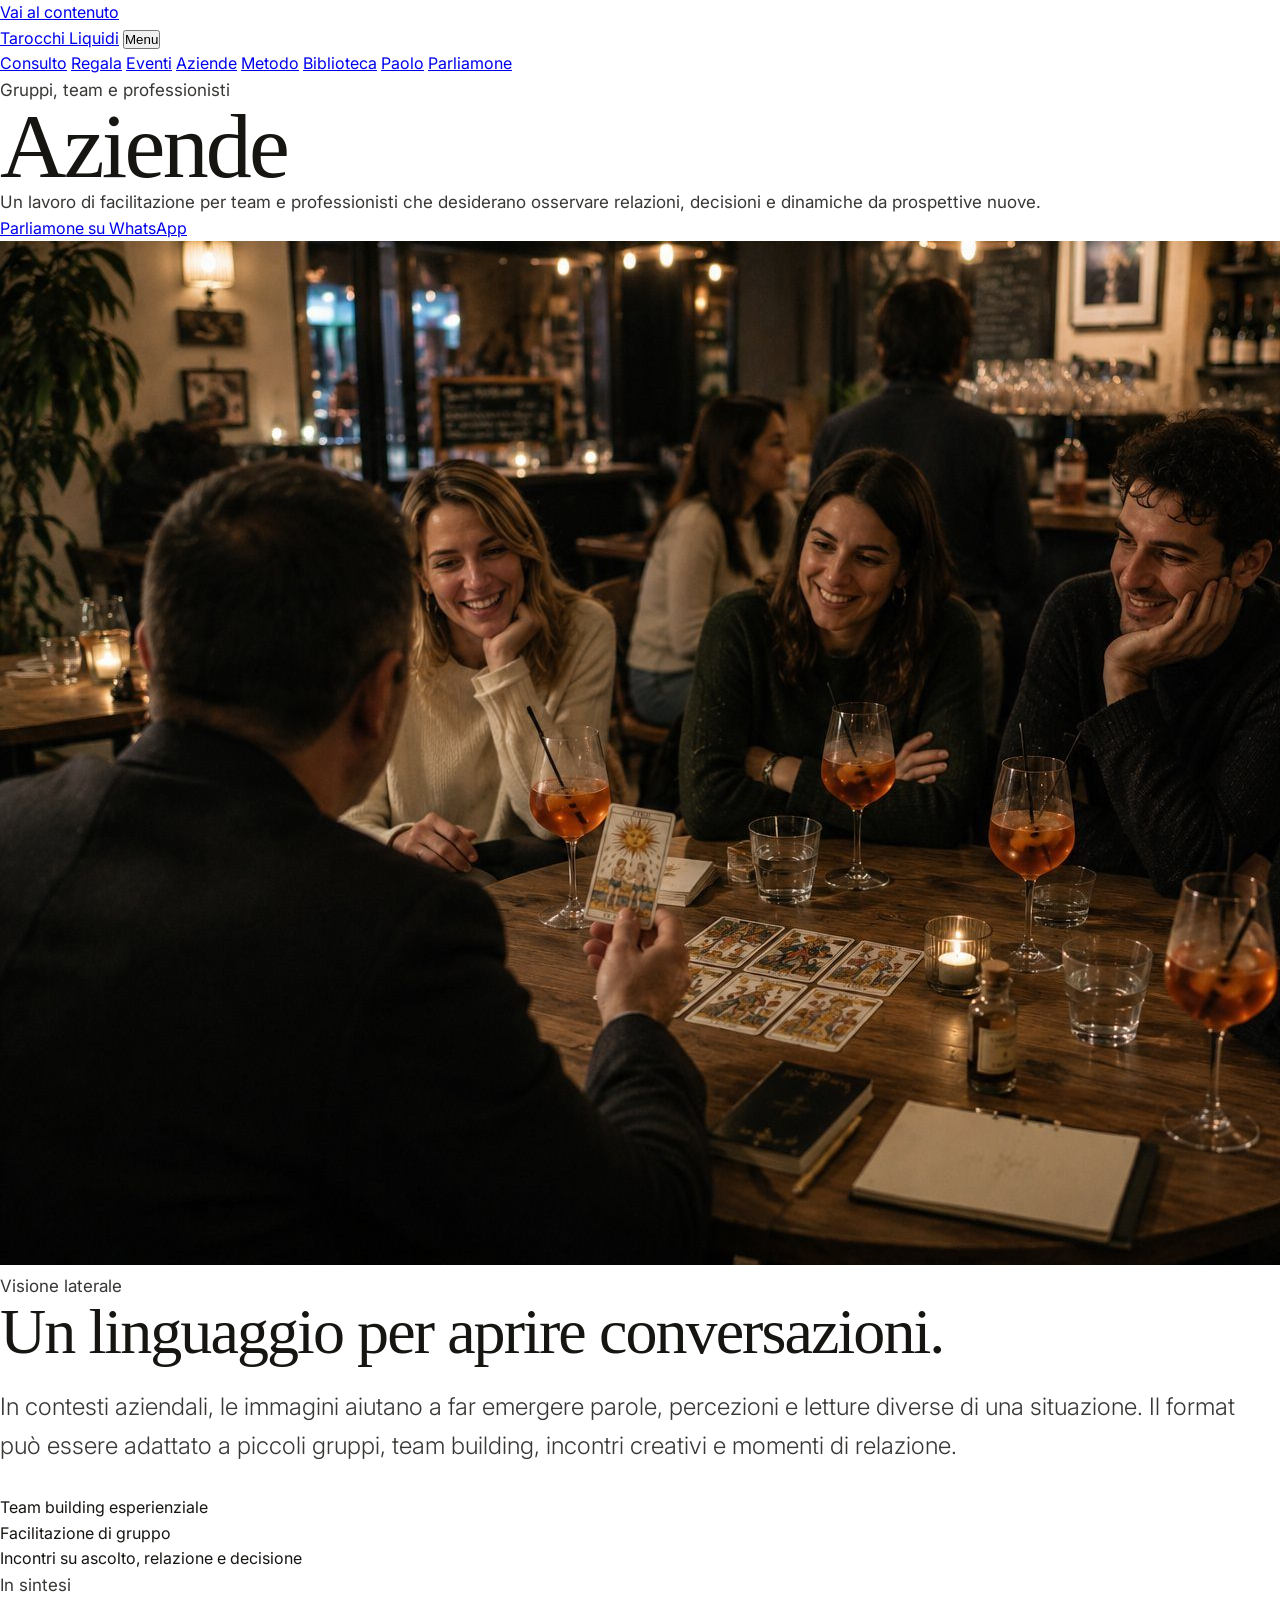
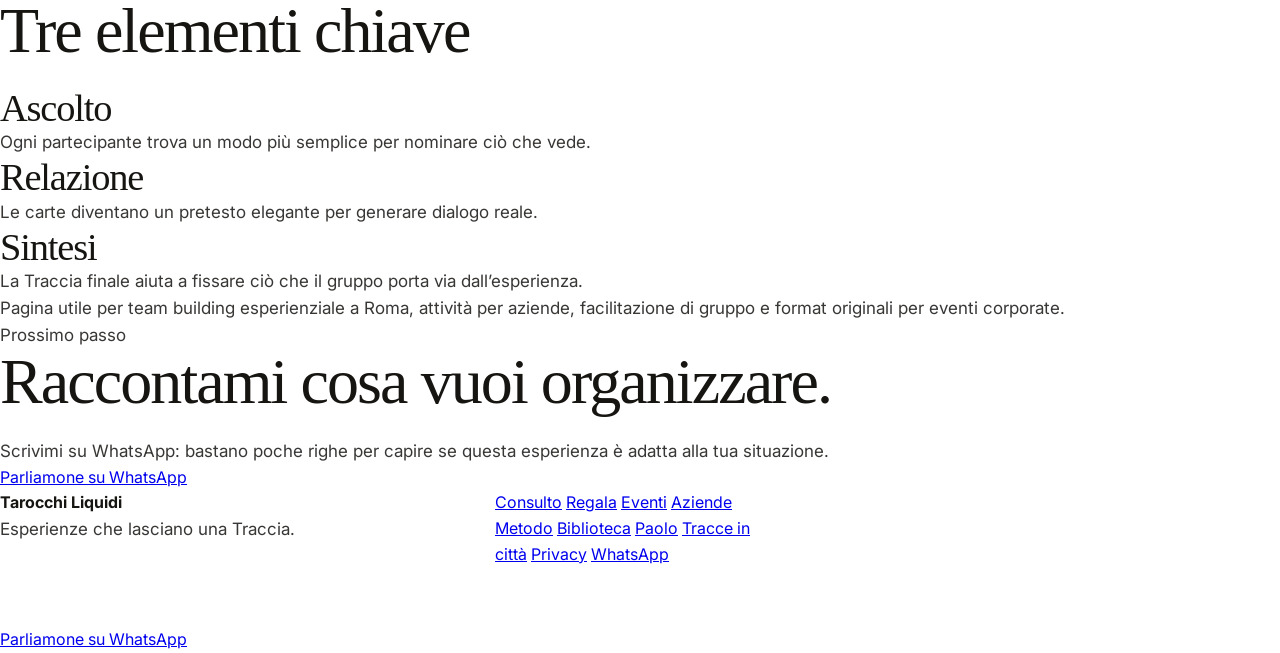
<file: aziende.html>
<!doctype html>
<html lang="it">
<head>

  <meta charset="utf-8">
  <meta name="viewport" content="width=device-width, initial-scale=1">
  <link rel="preconnect" href="https://fonts.googleapis.com">
  <link rel="preconnect" href="https://fonts.gstatic.com" crossorigin>
  <link href="https://fonts.googleapis.com/css2?family=Inter:wght@400;500;600;700;800;900&family=Marcellus&display=swap" rel="stylesheet">
  <link rel="icon" href="assets/favicon.png">
  <link rel="stylesheet" href="css/style.css?v=tl-next-v10">
  <title>Tarocchi Liquidi per aziende e team | Esperienza di gruppo</title>
  <meta name="description" content="Un format esperienziale per aziende, team e gruppi: Tarocchi di Marsiglia come strumento di conversazione, ascolto e visione laterale.">
  <link rel="canonical" href="https://www.tarocchiliquidi.it/aziende.html">
</head>
<body>
  <a class="skip-link" href="#contenuto">Vai al contenuto</a>
  
<header class="site-header" aria-label="Navigazione principale">
  <div class="shell header-inner">
    <a class="brand" href="index.html" aria-label="Tarocchi Liquidi home">Tarocchi Liquidi</a>
    <button class="menu-toggle" aria-expanded="false" aria-controls="main-nav">Menu</button>
    <nav id="main-nav" class="main-nav">
      <a href="per-te.html">Consulto</a>
      <a href="il-dono.html">Regala</a>
      <a href="eventi.html">Eventi</a>
      <a href="aziende.html">Aziende</a>
      <a href="metodo.html">Metodo</a>
      <a href="biblioteca/index.html">Biblioteca</a>
      <a href="chi-sono.html">Paolo</a>
      <a class="nav-cta" href="https://wa.me/393282924284?text=Vorrei%20informazioni%20su%20Tarocchi%20Liquidi">Parliamone</a>
    </nav>
  </div>
</header>
  <main id="contenuto">
    <section class="page-hero">
      <div class="shell">
        <p class="eyebrow">Gruppi, team e professionisti</p>
        <h1>Aziende</h1>
        <p>Un lavoro di facilitazione per team e professionisti che desiderano osservare relazioni, decisioni e dinamiche da prospettive nuove.</p>
        <a class="button primary" href="https://wa.me/393282924284?text=Vorrei%20informazioni%20su%20Tarocchi%20Liquidi%20per%20aziende">Parliamone su WhatsApp</a>
      </div>
    </section>

    <section class="section">
      <div class="shell content-split">
        <img src="assets/aziende.jpg" alt="Tarocchi Liquidi per aziende e team">
        <div>
          <p class="eyebrow">Visione laterale</p>
          <h2>Un linguaggio per aprire conversazioni.</h2>
          <p class="lead small">In contesti aziendali, le immagini aiutano a far emergere parole, percezioni e letture diverse di una situazione. Il format può essere adattato a piccoli gruppi, team building, incontri creativi e momenti di relazione.</p>
          <ul class="content-list">
            <li>Team building esperienziale</li><li>Facilitazione di gruppo</li><li>Incontri su ascolto, relazione e decisione</li>
          </ul>
        </div>
      </div>
    </section>

    <section class="section soft">
      <div class="shell narrow center">
        <p class="eyebrow">In sintesi</p>
        <h2>Tre elementi chiave</h2>
      </div>
      <div class="shell offer-grid">
        <article class="offer-card"><h3>Ascolto</h3><p>Ogni partecipante trova un modo più semplice per nominare ciò che vede.</p></article><article class="offer-card"><h3>Relazione</h3><p>Le carte diventano un pretesto elegante per generare dialogo reale.</p></article><article class="offer-card"><h3>Sintesi</h3><p>La Traccia finale aiuta a fissare ciò che il gruppo porta via dall’esperienza.</p></article>
      </div>
      <div class="shell center">
        <p class="seo-note">Pagina utile per team building esperienziale a Roma, attività per aziende, facilitazione di gruppo e format originali per eventi corporate.</p>
      </div>
    </section>

    <section class="final-cta">
      <div class="shell narrow center">
        <p class="eyebrow">Prossimo passo</p>
        <h2>Raccontami cosa vuoi organizzare.</h2>
        <p>Scrivimi su WhatsApp: bastano poche righe per capire se questa esperienza è adatta alla tua situazione.</p>
        <a class="button primary" href="https://wa.me/393282924284?text=Vorrei%20informazioni%20su%20Tarocchi%20Liquidi%20per%20aziende">Parliamone su WhatsApp</a>
      </div>
    </section>
  </main>
  
<footer class="site-footer">
  <div class="shell footer-grid">
    <div>
      <strong>Tarocchi Liquidi</strong>
      <p>Esperienze che lasciano una Traccia.</p>
    </div>
    <nav aria-label="Navigazione footer">
      <a href="per-te.html">Consulto</a>
      <a href="il-dono.html">Regala</a>
      <a href="eventi.html">Eventi</a>
      <a href="aziende.html">Aziende</a>
      <a href="metodo.html">Metodo</a>
      <a href="biblioteca/index.html">Biblioteca</a>
      <a href="chi-sono.html">Paolo</a>
      <a class="quiet-footer-link" href="tracce.html">Tracce in città</a>
      <a href="privacy.html">Privacy</a>
      <a href="https://wa.me/393282924284">WhatsApp</a>
    </nav>
  </div>
</footer>
<a class="mobile-sticky" href="https://wa.me/393282924284?text=Vorrei%20parlare%20di%20Tarocchi%20Liquidi">Parliamone su WhatsApp</a>
  <script src="js/script.js?v=tl-next-v10"></script>
</body>
</html>
</file>
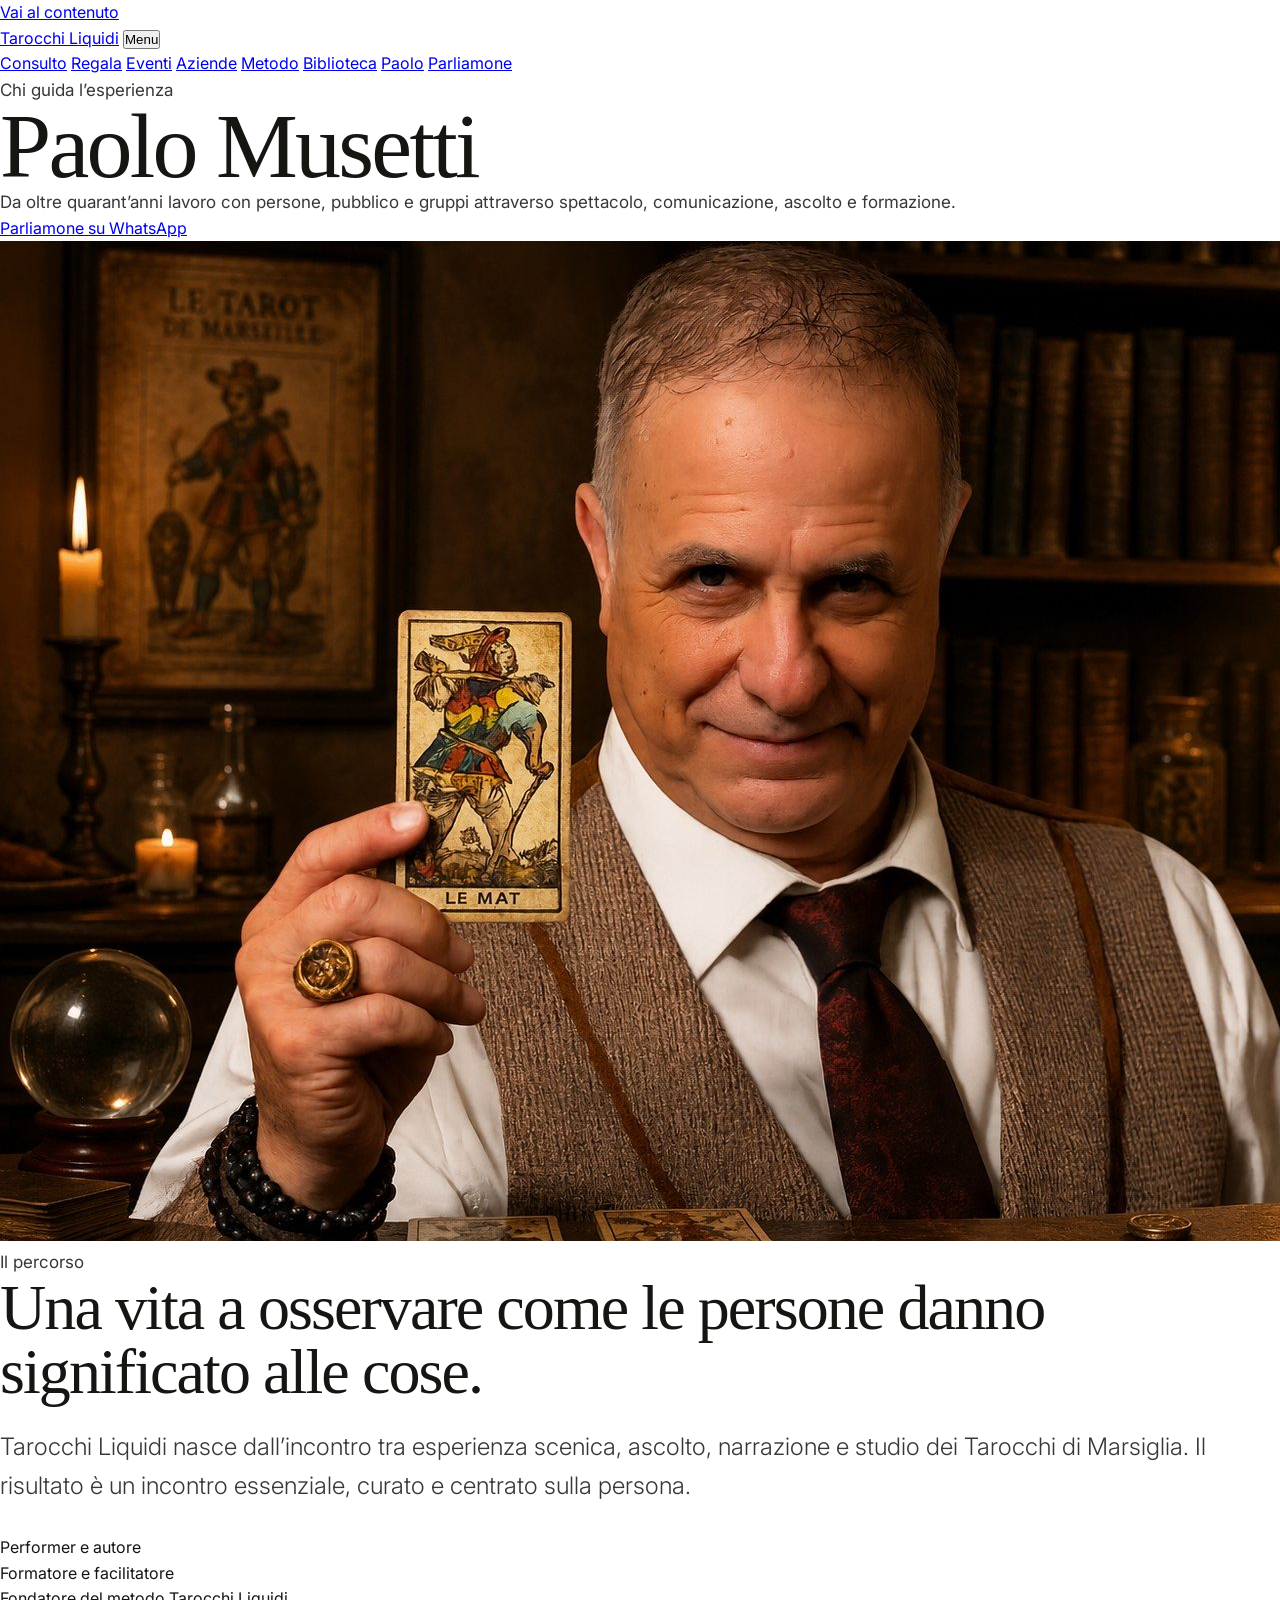
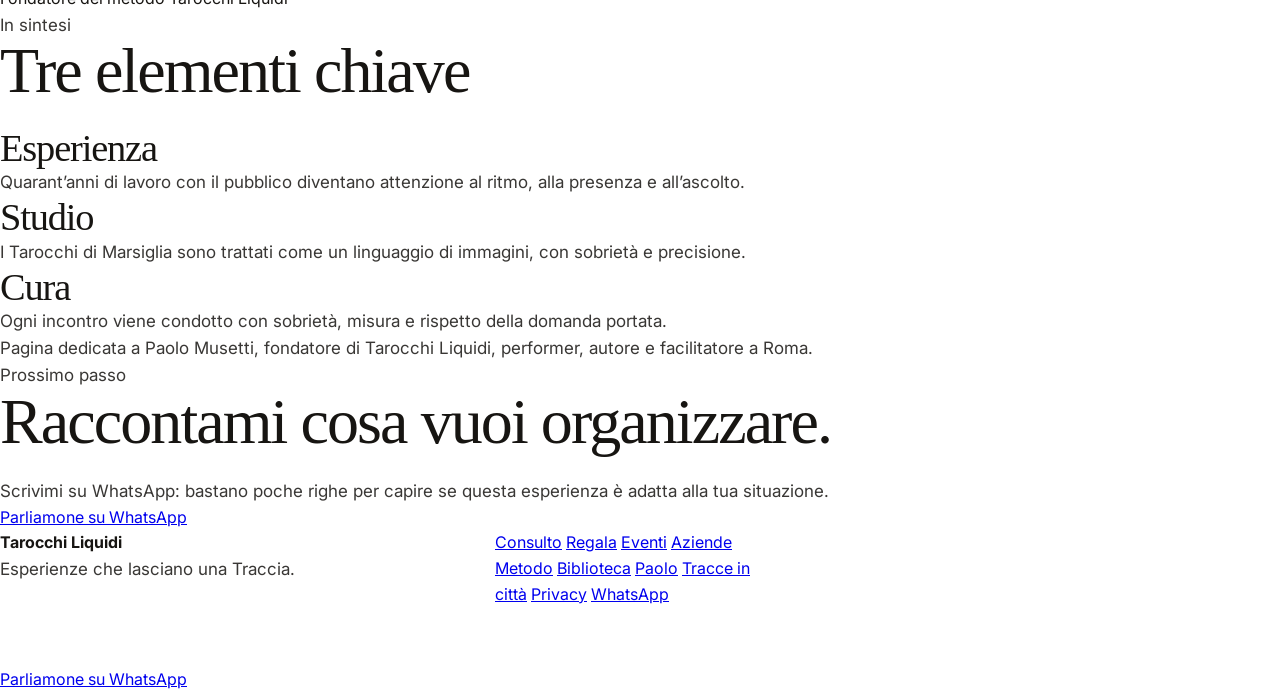
<file: chi-sono.html>
<!doctype html>
<html lang="it">
<head>

  <meta charset="utf-8">
  <meta name="viewport" content="width=device-width, initial-scale=1">
  <link rel="preconnect" href="https://fonts.googleapis.com">
  <link rel="preconnect" href="https://fonts.gstatic.com" crossorigin>
  <link href="https://fonts.googleapis.com/css2?family=Inter:wght@400;500;600;700;800;900&family=Marcellus&display=swap" rel="stylesheet">
  <link rel="icon" href="assets/favicon.png">
  <link rel="stylesheet" href="css/style.css?v=tl-next-v10">
  <title>Paolo Musetti | Tarocchi Liquidi</title>
  <meta name="description" content="Paolo Musetti, fondatore di Tarocchi Liquidi: performer, autore e formatore con oltre quarant’anni di esperienza nel lavoro con pubblico, narrazione e ascolto.">
  <link rel="canonical" href="https://www.tarocchiliquidi.it/chi-sono.html">
</head>
<body>
  <a class="skip-link" href="#contenuto">Vai al contenuto</a>
  
<header class="site-header" aria-label="Navigazione principale">
  <div class="shell header-inner">
    <a class="brand" href="index.html" aria-label="Tarocchi Liquidi home">Tarocchi Liquidi</a>
    <button class="menu-toggle" aria-expanded="false" aria-controls="main-nav">Menu</button>
    <nav id="main-nav" class="main-nav">
      <a href="per-te.html">Consulto</a>
      <a href="il-dono.html">Regala</a>
      <a href="eventi.html">Eventi</a>
      <a href="aziende.html">Aziende</a>
      <a href="metodo.html">Metodo</a>
      <a href="biblioteca/index.html">Biblioteca</a>
      <a href="chi-sono.html">Paolo</a>
      <a class="nav-cta" href="https://wa.me/393282924284?text=Vorrei%20informazioni%20su%20Tarocchi%20Liquidi">Parliamone</a>
    </nav>
  </div>
</header>
  <main id="contenuto">
    <section class="page-hero">
      <div class="shell">
        <p class="eyebrow">Chi guida l’esperienza</p>
        <h1>Paolo Musetti</h1>
        <p>Da oltre quarant’anni lavoro con persone, pubblico e gruppi attraverso spettacolo, comunicazione, ascolto e formazione.</p>
        <a class="button primary" href="https://wa.me/393282924284?text=Vorrei%20parlare%20con%20Paolo%20di%20Tarocchi%20Liquidi">Parliamone su WhatsApp</a>
      </div>
    </section>

    <section class="section">
      <div class="shell content-split">
        <img src="assets/paolo.jpg" alt="Paolo Musetti Tarocchi Liquidi">
        <div>
          <p class="eyebrow">Il percorso</p>
          <h2>Una vita a osservare come le persone danno significato alle cose.</h2>
          <p class="lead small">Tarocchi Liquidi nasce dall’incontro tra esperienza scenica, ascolto, narrazione e studio dei Tarocchi di Marsiglia. Il risultato è un incontro essenziale, curato e centrato sulla persona.</p>
          <ul class="content-list">
            <li>Performer e autore</li><li>Formatore e facilitatore</li><li>Fondatore del metodo Tarocchi Liquidi</li>
          </ul>
        </div>
      </div>
    </section>

    <section class="section soft">
      <div class="shell narrow center">
        <p class="eyebrow">In sintesi</p>
        <h2>Tre elementi chiave</h2>
      </div>
      <div class="shell offer-grid">
        <article class="offer-card"><h3>Esperienza</h3><p>Quarant’anni di lavoro con il pubblico diventano attenzione al ritmo, alla presenza e all’ascolto.</p></article><article class="offer-card"><h3>Studio</h3><p>I Tarocchi di Marsiglia sono trattati come un linguaggio di immagini, con sobrietà e precisione.</p></article><article class="offer-card"><h3>Cura</h3><p>Ogni incontro viene condotto con sobrietà, misura e rispetto della domanda portata.</p></article>
      </div>
      <div class="shell center">
        <p class="seo-note">Pagina dedicata a Paolo Musetti, fondatore di Tarocchi Liquidi, performer, autore e facilitatore a Roma.</p>
      </div>
    </section>

    <section class="final-cta">
      <div class="shell narrow center">
        <p class="eyebrow">Prossimo passo</p>
        <h2>Raccontami cosa vuoi organizzare.</h2>
        <p>Scrivimi su WhatsApp: bastano poche righe per capire se questa esperienza è adatta alla tua situazione.</p>
        <a class="button primary" href="https://wa.me/393282924284?text=Vorrei%20parlare%20con%20Paolo%20di%20Tarocchi%20Liquidi">Parliamone su WhatsApp</a>
      </div>
    </section>
  </main>
  
<footer class="site-footer">
  <div class="shell footer-grid">
    <div>
      <strong>Tarocchi Liquidi</strong>
      <p>Esperienze che lasciano una Traccia.</p>
    </div>
    <nav aria-label="Navigazione footer">
      <a href="per-te.html">Consulto</a>
      <a href="il-dono.html">Regala</a>
      <a href="eventi.html">Eventi</a>
      <a href="aziende.html">Aziende</a>
      <a href="metodo.html">Metodo</a>
      <a href="biblioteca/index.html">Biblioteca</a>
      <a href="chi-sono.html">Paolo</a>
      <a class="quiet-footer-link" href="tracce.html">Tracce in città</a>
      <a href="privacy.html">Privacy</a>
      <a href="https://wa.me/393282924284">WhatsApp</a>
    </nav>
  </div>
</footer>
<a class="mobile-sticky" href="https://wa.me/393282924284?text=Vorrei%20parlare%20di%20Tarocchi%20Liquidi">Parliamone su WhatsApp</a>
  <script src="js/script.js?v=tl-next-v10"></script>
</body>
</html>
</file>
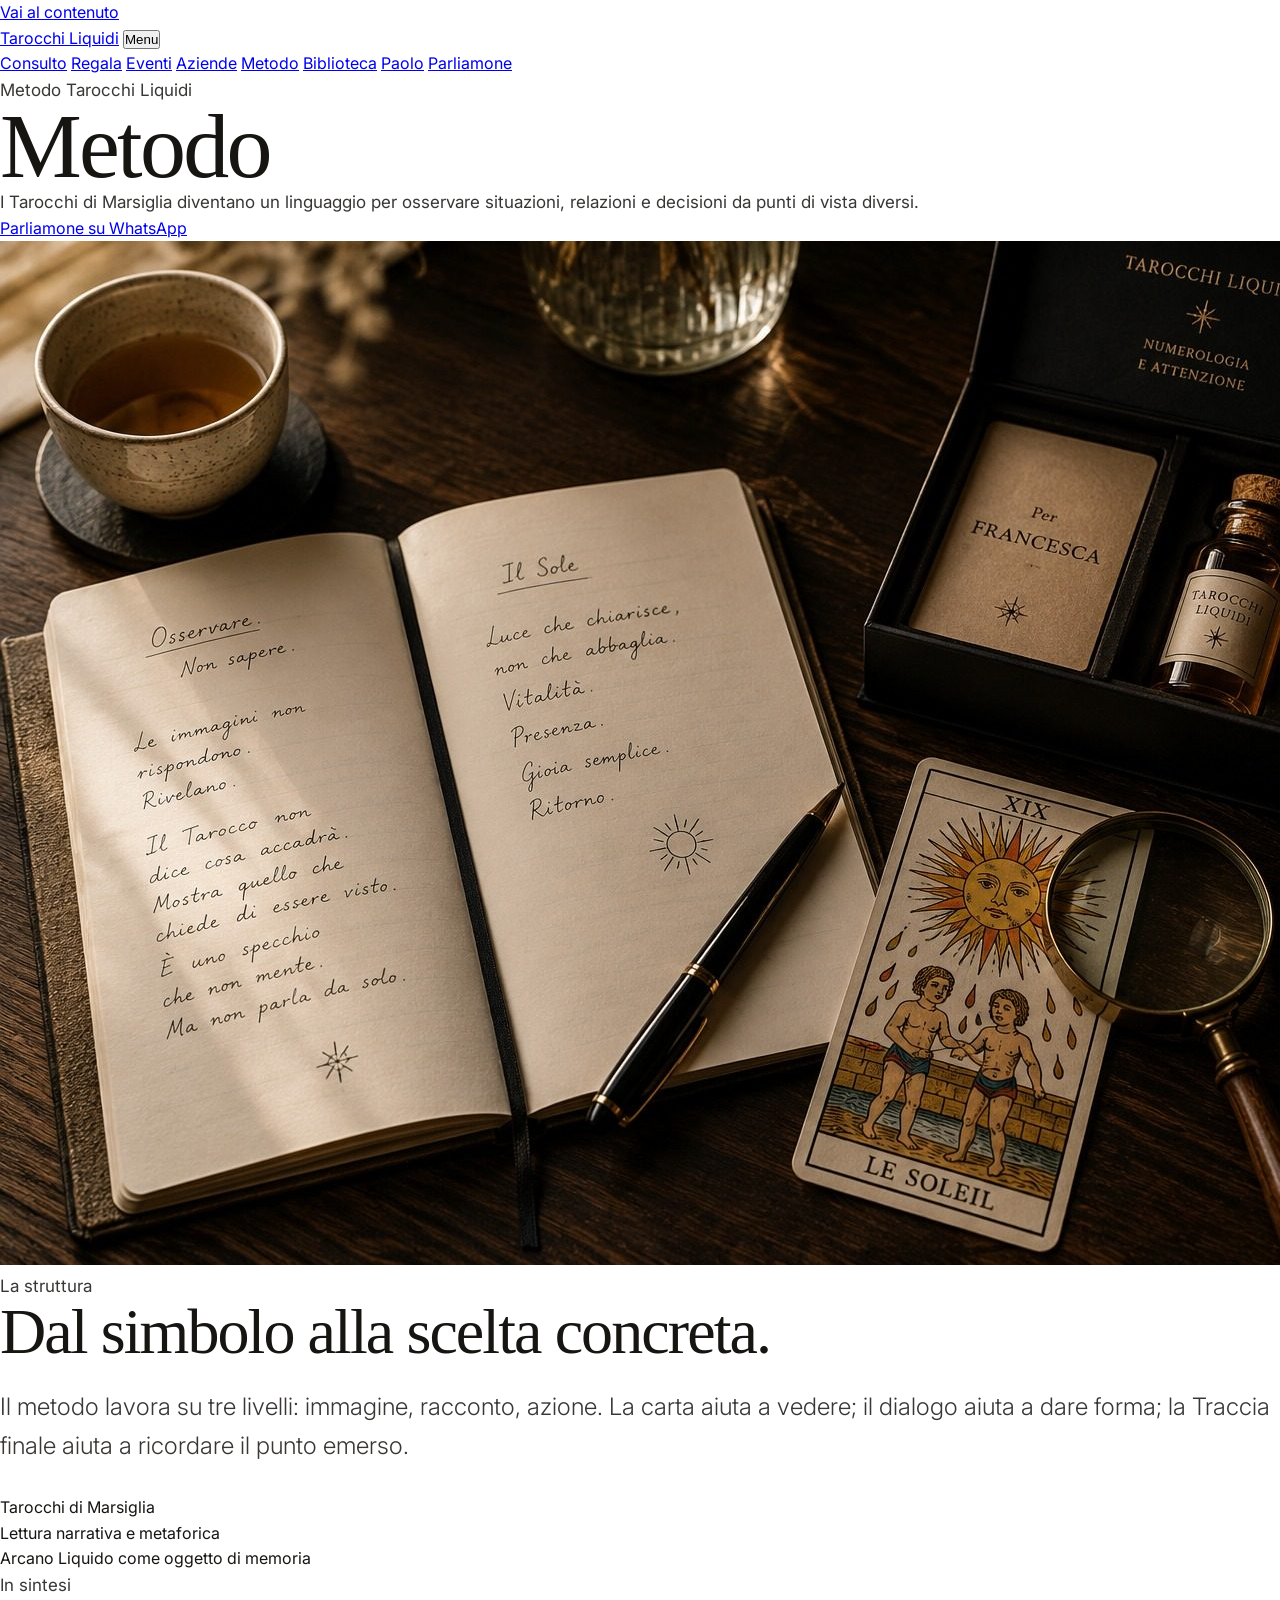
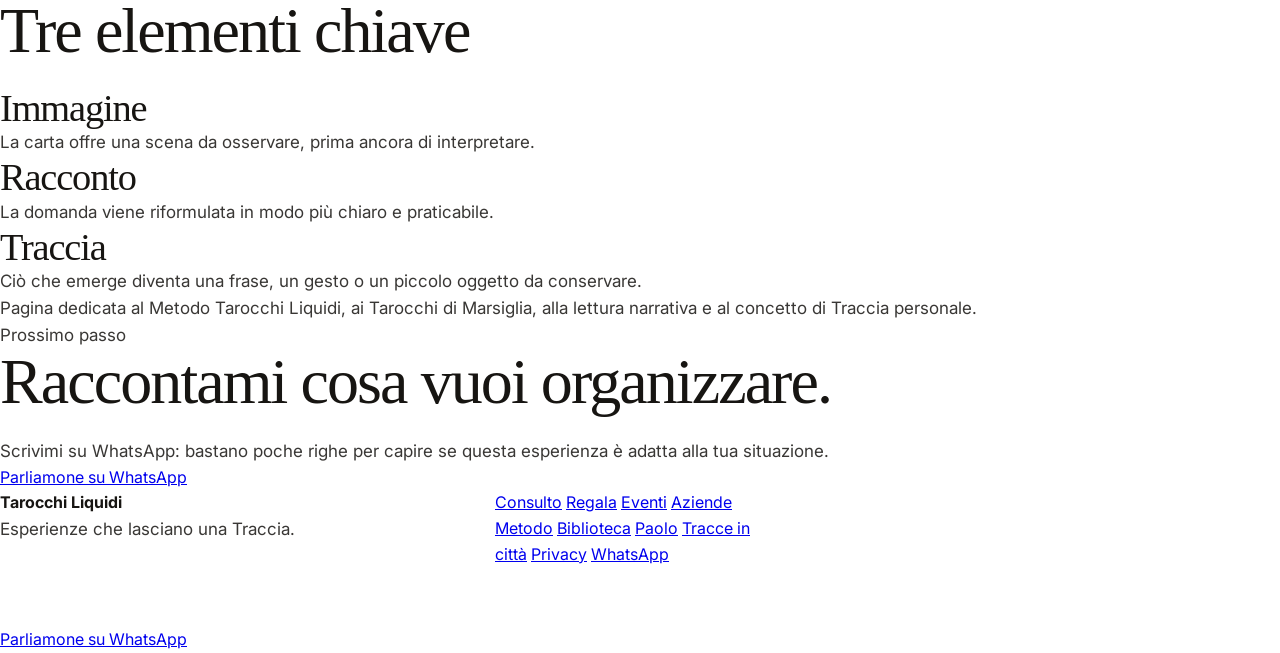
<file: metodo.html>
<!doctype html>
<html lang="it">
<head>

  <meta charset="utf-8">
  <meta name="viewport" content="width=device-width, initial-scale=1">
  <link rel="preconnect" href="https://fonts.googleapis.com">
  <link rel="preconnect" href="https://fonts.gstatic.com" crossorigin>
  <link href="https://fonts.googleapis.com/css2?family=Inter:wght@400;500;600;700;800;900&family=Marcellus&display=swap" rel="stylesheet">
  <link rel="icon" href="assets/favicon.png">
  <link rel="stylesheet" href="css/style.css?v=tl-next-v10">
  <title>Il Metodo Tarocchi Liquidi | Tarocchi di Marsiglia e Traccia</title>
  <meta name="description" content="Il Metodo Tarocchi Liquidi usa i Tarocchi di Marsiglia come linguaggio narrativo per leggere situazioni, domande e passaggi personali.">
  <link rel="canonical" href="https://www.tarocchiliquidi.it/metodo.html">
</head>
<body>
  <a class="skip-link" href="#contenuto">Vai al contenuto</a>
  
<header class="site-header" aria-label="Navigazione principale">
  <div class="shell header-inner">
    <a class="brand" href="index.html" aria-label="Tarocchi Liquidi home">Tarocchi Liquidi</a>
    <button class="menu-toggle" aria-expanded="false" aria-controls="main-nav">Menu</button>
    <nav id="main-nav" class="main-nav">
      <a href="per-te.html">Consulto</a>
      <a href="il-dono.html">Regala</a>
      <a href="eventi.html">Eventi</a>
      <a href="aziende.html">Aziende</a>
      <a href="metodo.html">Metodo</a>
      <a href="biblioteca/index.html">Biblioteca</a>
      <a href="chi-sono.html">Paolo</a>
      <a class="nav-cta" href="https://wa.me/393282924284?text=Vorrei%20informazioni%20su%20Tarocchi%20Liquidi">Parliamone</a>
    </nav>
  </div>
</header>
  <main id="contenuto">
    <section class="page-hero">
      <div class="shell">
        <p class="eyebrow">Metodo Tarocchi Liquidi</p>
        <h1>Metodo</h1>
        <p>I Tarocchi di Marsiglia diventano un linguaggio per osservare situazioni, relazioni e decisioni da punti di vista diversi.</p>
        <a class="button primary" href="https://wa.me/393282924284?text=Vorrei%20informazioni%20sul%20Metodo%20Tarocchi%20Liquidi">Parliamone su WhatsApp</a>
      </div>
    </section>

    <section class="section">
      <div class="shell content-split">
        <img src="assets/traccia.jpg" alt="Metodo Tarocchi Liquidi con carta e Traccia">
        <div>
          <p class="eyebrow">La struttura</p>
          <h2>Dal simbolo alla scelta concreta.</h2>
          <p class="lead small">Il metodo lavora su tre livelli: immagine, racconto, azione. La carta aiuta a vedere; il dialogo aiuta a dare forma; la Traccia finale aiuta a ricordare il punto emerso.</p>
          <ul class="content-list">
            <li>Tarocchi di Marsiglia</li><li>Lettura narrativa e metaforica</li><li>Arcano Liquido come oggetto di memoria</li>
          </ul>
        </div>
      </div>
    </section>

    <section class="section soft">
      <div class="shell narrow center">
        <p class="eyebrow">In sintesi</p>
        <h2>Tre elementi chiave</h2>
      </div>
      <div class="shell offer-grid">
        <article class="offer-card"><h3>Immagine</h3><p>La carta offre una scena da osservare, prima ancora di interpretare.</p></article><article class="offer-card"><h3>Racconto</h3><p>La domanda viene riformulata in modo più chiaro e praticabile.</p></article><article class="offer-card"><h3>Traccia</h3><p>Ciò che emerge diventa una frase, un gesto o un piccolo oggetto da conservare.</p></article>
      </div>
      <div class="shell center">
        <p class="seo-note">Pagina dedicata al Metodo Tarocchi Liquidi, ai Tarocchi di Marsiglia, alla lettura narrativa e al concetto di Traccia personale.</p>
      </div>
    </section>

    <section class="final-cta">
      <div class="shell narrow center">
        <p class="eyebrow">Prossimo passo</p>
        <h2>Raccontami cosa vuoi organizzare.</h2>
        <p>Scrivimi su WhatsApp: bastano poche righe per capire se questa esperienza è adatta alla tua situazione.</p>
        <a class="button primary" href="https://wa.me/393282924284?text=Vorrei%20informazioni%20sul%20Metodo%20Tarocchi%20Liquidi">Parliamone su WhatsApp</a>
      </div>
    </section>
  </main>
  
<footer class="site-footer">
  <div class="shell footer-grid">
    <div>
      <strong>Tarocchi Liquidi</strong>
      <p>Esperienze che lasciano una Traccia.</p>
    </div>
    <nav aria-label="Navigazione footer">
      <a href="per-te.html">Consulto</a>
      <a href="il-dono.html">Regala</a>
      <a href="eventi.html">Eventi</a>
      <a href="aziende.html">Aziende</a>
      <a href="metodo.html">Metodo</a>
      <a href="biblioteca/index.html">Biblioteca</a>
      <a href="chi-sono.html">Paolo</a>
      <a class="quiet-footer-link" href="tracce.html">Tracce in città</a>
      <a href="privacy.html">Privacy</a>
      <a href="https://wa.me/393282924284">WhatsApp</a>
    </nav>
  </div>
</footer>
<a class="mobile-sticky" href="https://wa.me/393282924284?text=Vorrei%20parlare%20di%20Tarocchi%20Liquidi">Parliamone su WhatsApp</a>
  <script src="js/script.js?v=tl-next-v10"></script>
</body>
</html>
</file>
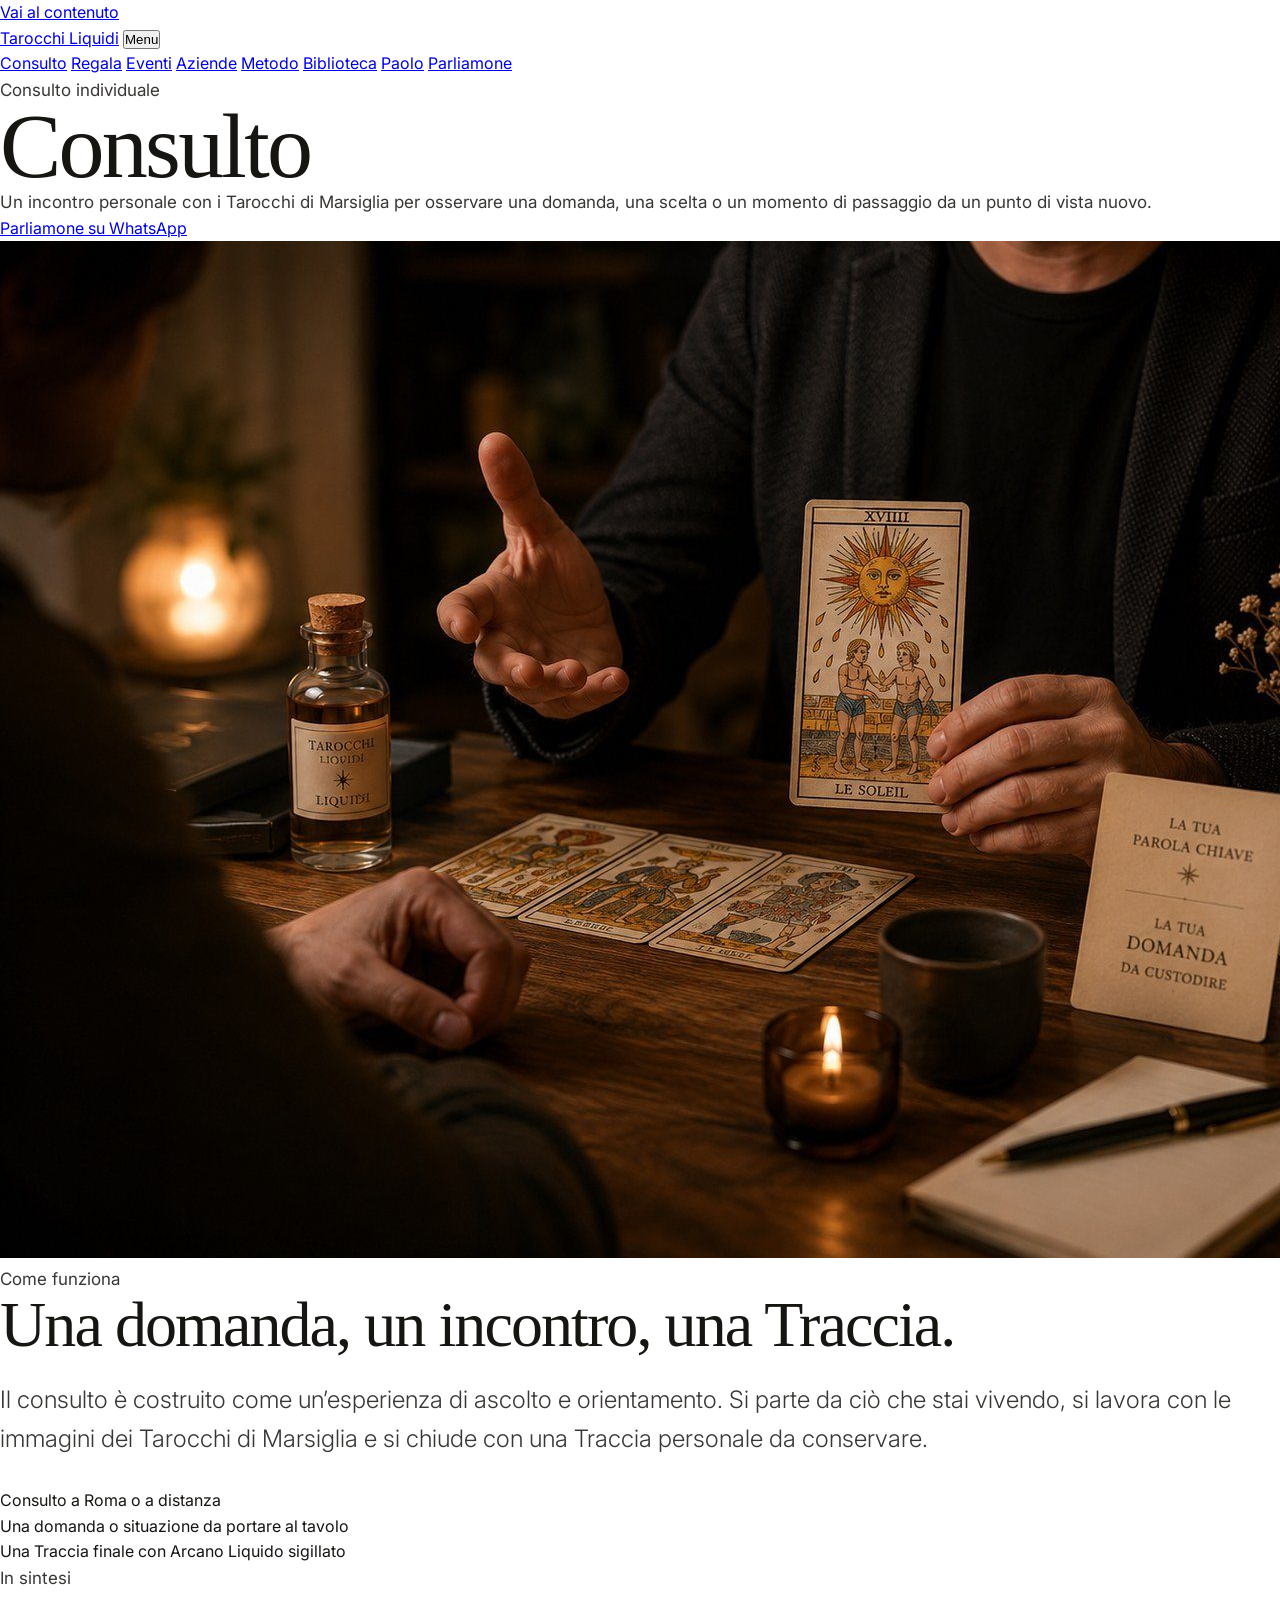
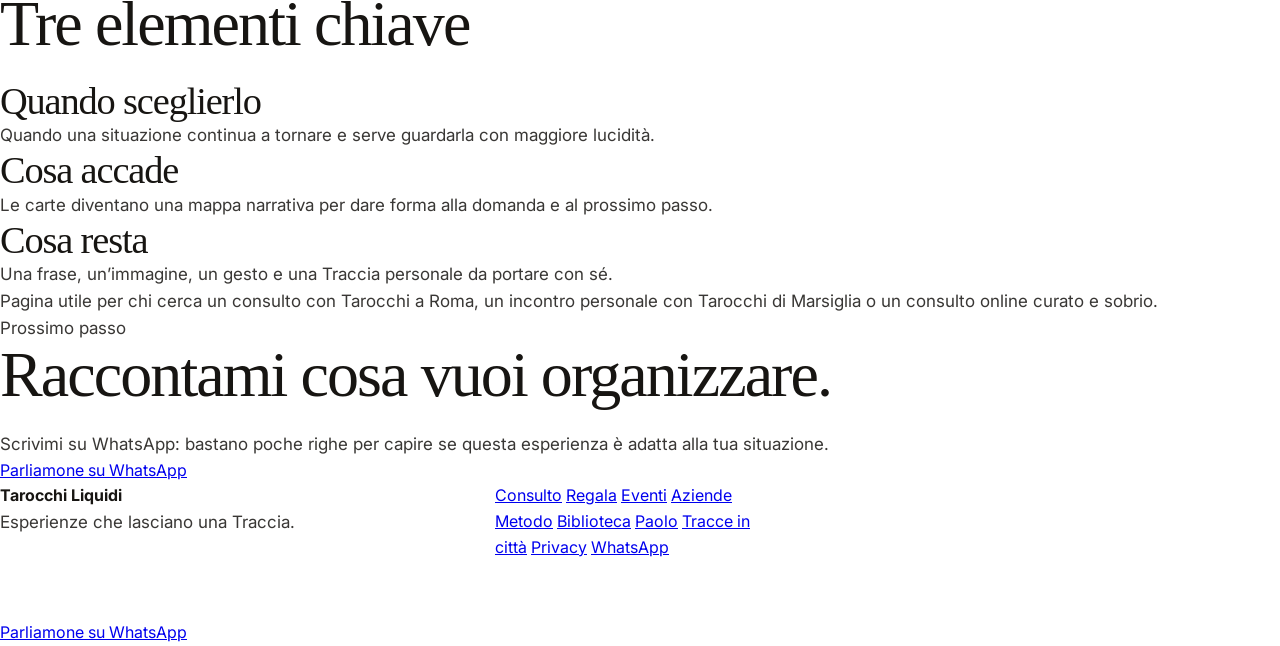
<file: per-te.html>
<!doctype html>
<html lang="it">
<head>

  <meta charset="utf-8">
  <meta name="viewport" content="width=device-width, initial-scale=1">
  <link rel="preconnect" href="https://fonts.googleapis.com">
  <link rel="preconnect" href="https://fonts.gstatic.com" crossorigin>
  <link href="https://fonts.googleapis.com/css2?family=Inter:wght@400;500;600;700;800;900&family=Marcellus&display=swap" rel="stylesheet">
  <link rel="icon" href="assets/favicon.png">
  <link rel="stylesheet" href="css/style.css?v=tl-next-v10">
  <title>Consulto Tarocchi a Roma e online | Tarocchi Liquidi</title>
  <meta name="description" content="Consulto individuale con Tarocchi di Marsiglia a Roma e online: un incontro per guardare una domanda, una scelta o un momento di passaggio con occhi nuovi.">
  <link rel="canonical" href="https://www.tarocchiliquidi.it/per-te.html">
</head>
<body>
  <a class="skip-link" href="#contenuto">Vai al contenuto</a>
  
<header class="site-header" aria-label="Navigazione principale">
  <div class="shell header-inner">
    <a class="brand" href="index.html" aria-label="Tarocchi Liquidi home">Tarocchi Liquidi</a>
    <button class="menu-toggle" aria-expanded="false" aria-controls="main-nav">Menu</button>
    <nav id="main-nav" class="main-nav">
      <a href="per-te.html">Consulto</a>
      <a href="il-dono.html">Regala</a>
      <a href="eventi.html">Eventi</a>
      <a href="aziende.html">Aziende</a>
      <a href="metodo.html">Metodo</a>
      <a href="biblioteca/index.html">Biblioteca</a>
      <a href="chi-sono.html">Paolo</a>
      <a class="nav-cta" href="https://wa.me/393282924284?text=Vorrei%20informazioni%20su%20Tarocchi%20Liquidi">Parliamone</a>
    </nav>
  </div>
</header>
  <main id="contenuto">
    <section class="page-hero">
      <div class="shell">
        <p class="eyebrow">Consulto individuale</p>
        <h1>Consulto</h1>
        <p>Un incontro personale con i Tarocchi di Marsiglia per osservare una domanda, una scelta o un momento di passaggio da un punto di vista nuovo.</p>
        <a class="button primary" href="https://wa.me/393282924284?text=Vorrei%20informazioni%20sul%20consulto%20individuale%20Tarocchi%20Liquidi">Parliamone su WhatsApp</a>
      </div>
    </section>

    <section class="section">
      <div class="shell content-split">
        <img src="assets/per-te.jpg" alt="Consulto individuale Tarocchi Liquidi a Roma">
        <div>
          <p class="eyebrow">Come funziona</p>
          <h2>Una domanda, un incontro, una Traccia.</h2>
          <p class="lead small">Il consulto è costruito come un’esperienza di ascolto e orientamento. Si parte da ciò che stai vivendo, si lavora con le immagini dei Tarocchi di Marsiglia e si chiude con una Traccia personale da conservare.</p>
          <ul class="content-list">
            <li>Consulto a Roma o a distanza</li><li>Una domanda o situazione da portare al tavolo</li><li>Una Traccia finale con Arcano Liquido sigillato</li>
          </ul>
        </div>
      </div>
    </section>

    <section class="section soft">
      <div class="shell narrow center">
        <p class="eyebrow">In sintesi</p>
        <h2>Tre elementi chiave</h2>
      </div>
      <div class="shell offer-grid">
        <article class="offer-card"><h3>Quando sceglierlo</h3><p>Quando una situazione continua a tornare e serve guardarla con maggiore lucidità.</p></article><article class="offer-card"><h3>Cosa accade</h3><p>Le carte diventano una mappa narrativa per dare forma alla domanda e al prossimo passo.</p></article><article class="offer-card"><h3>Cosa resta</h3><p>Una frase, un’immagine, un gesto e una Traccia personale da portare con sé.</p></article>
      </div>
      <div class="shell center">
        <p class="seo-note">Pagina utile per chi cerca un consulto con Tarocchi a Roma, un incontro personale con Tarocchi di Marsiglia o un consulto online curato e sobrio.</p>
      </div>
    </section>

    <section class="final-cta">
      <div class="shell narrow center">
        <p class="eyebrow">Prossimo passo</p>
        <h2>Raccontami cosa vuoi organizzare.</h2>
        <p>Scrivimi su WhatsApp: bastano poche righe per capire se questa esperienza è adatta alla tua situazione.</p>
        <a class="button primary" href="https://wa.me/393282924284?text=Vorrei%20informazioni%20sul%20consulto%20individuale%20Tarocchi%20Liquidi">Parliamone su WhatsApp</a>
      </div>
    </section>
  </main>
  
<footer class="site-footer">
  <div class="shell footer-grid">
    <div>
      <strong>Tarocchi Liquidi</strong>
      <p>Esperienze che lasciano una Traccia.</p>
    </div>
    <nav aria-label="Navigazione footer">
      <a href="per-te.html">Consulto</a>
      <a href="il-dono.html">Regala</a>
      <a href="eventi.html">Eventi</a>
      <a href="aziende.html">Aziende</a>
      <a href="metodo.html">Metodo</a>
      <a href="biblioteca/index.html">Biblioteca</a>
      <a href="chi-sono.html">Paolo</a>
      <a class="quiet-footer-link" href="tracce.html">Tracce in città</a>
      <a href="privacy.html">Privacy</a>
      <a href="https://wa.me/393282924284">WhatsApp</a>
    </nav>
  </div>
</footer>
<a class="mobile-sticky" href="https://wa.me/393282924284?text=Vorrei%20parlare%20di%20Tarocchi%20Liquidi">Parliamone su WhatsApp</a>
  <script src="js/script.js?v=tl-next-v10"></script>
</body>
</html>
</file>
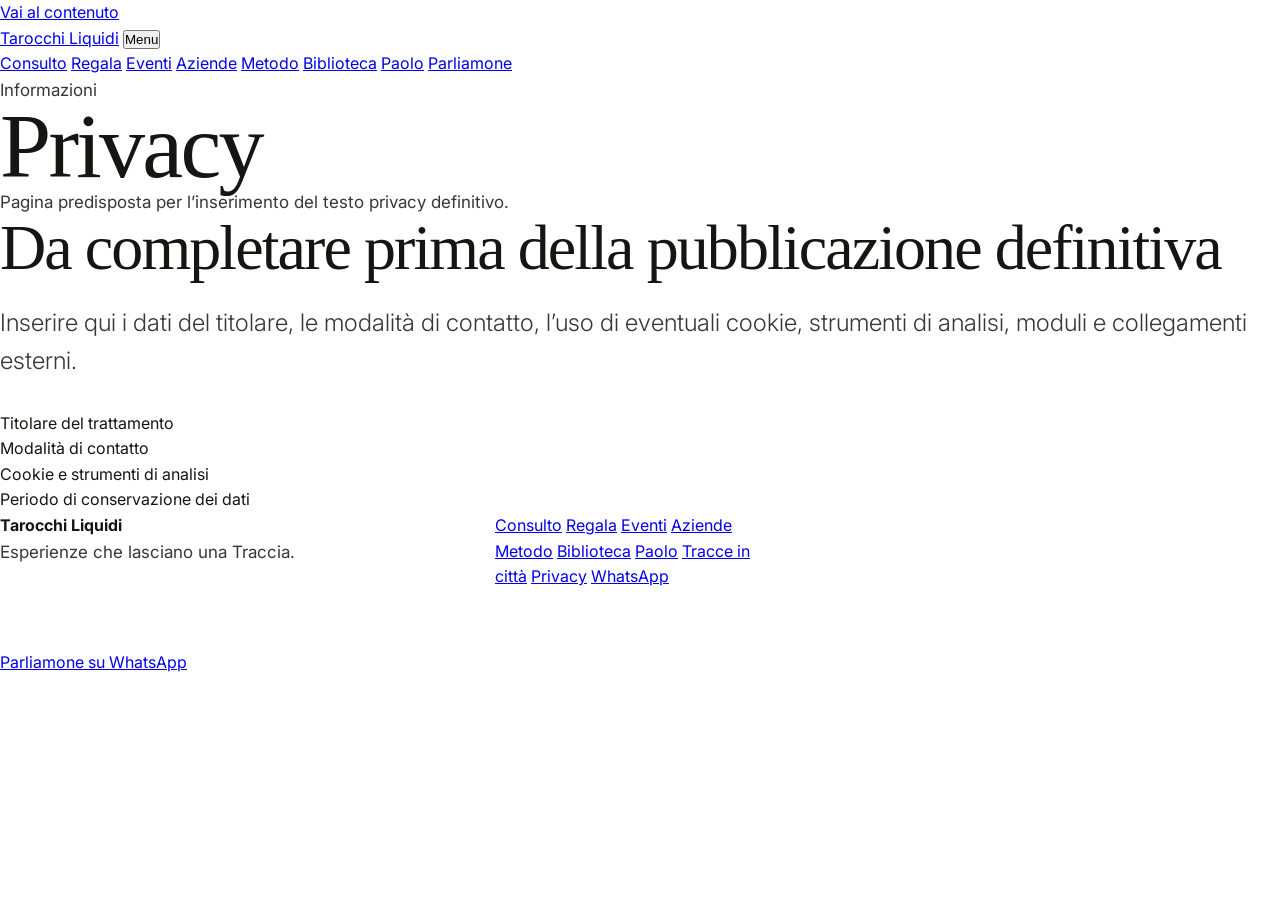
<file: privacy.html>
<!doctype html>
<html lang="it">
<head>

  <meta charset="utf-8">
  <meta name="viewport" content="width=device-width, initial-scale=1">
  <link rel="preconnect" href="https://fonts.googleapis.com">
  <link rel="preconnect" href="https://fonts.gstatic.com" crossorigin>
  <link href="https://fonts.googleapis.com/css2?family=Inter:wght@400;500;600;700;800;900&family=Marcellus&display=swap" rel="stylesheet">
  <link rel="icon" href="assets/favicon.png">
  <link rel="stylesheet" href="css/style.css?v=tl-next-v10">
  <title>Privacy | Tarocchi Liquidi</title>
  <meta name="description" content="Informazioni privacy Tarocchi Liquidi.">
  <meta name="robots" content="noindex,follow">
</head>
<body>
  <a class="skip-link" href="#contenuto">Vai al contenuto</a>
  
<header class="site-header" aria-label="Navigazione principale">
  <div class="shell header-inner">
    <a class="brand" href="index.html" aria-label="Tarocchi Liquidi home">Tarocchi Liquidi</a>
    <button class="menu-toggle" aria-expanded="false" aria-controls="main-nav">Menu</button>
    <nav id="main-nav" class="main-nav">
      <a href="per-te.html">Consulto</a>
      <a href="il-dono.html">Regala</a>
      <a href="eventi.html">Eventi</a>
      <a href="aziende.html">Aziende</a>
      <a href="metodo.html">Metodo</a>
      <a href="biblioteca/index.html">Biblioteca</a>
      <a href="chi-sono.html">Paolo</a>
      <a class="nav-cta" href="https://wa.me/393282924284?text=Vorrei%20informazioni%20su%20Tarocchi%20Liquidi">Parliamone</a>
    </nav>
  </div>
</header>
  <main id="contenuto">
    <section class="page-hero">
      <div class="shell">
        <p class="eyebrow">Informazioni</p>
        <h1>Privacy</h1>
        <p>Pagina predisposta per l’inserimento del testo privacy definitivo.</p>
      </div>
    </section>
    <section class="section">
      <div class="shell narrow">
        <h2>Da completare prima della pubblicazione definitiva</h2>
        <p class="lead small">Inserire qui i dati del titolare, le modalità di contatto, l’uso di eventuali cookie, strumenti di analisi, moduli e collegamenti esterni.</p>
        <ul class="content-list">
          <li>Titolare del trattamento</li>
          <li>Modalità di contatto</li>
          <li>Cookie e strumenti di analisi</li>
          <li>Periodo di conservazione dei dati</li>
        </ul>
      </div>
    </section>
  </main>
  
<footer class="site-footer">
  <div class="shell footer-grid">
    <div>
      <strong>Tarocchi Liquidi</strong>
      <p>Esperienze che lasciano una Traccia.</p>
    </div>
    <nav aria-label="Navigazione footer">
      <a href="per-te.html">Consulto</a>
      <a href="il-dono.html">Regala</a>
      <a href="eventi.html">Eventi</a>
      <a href="aziende.html">Aziende</a>
      <a href="metodo.html">Metodo</a>
      <a href="biblioteca/index.html">Biblioteca</a>
      <a href="chi-sono.html">Paolo</a>
      <a class="quiet-footer-link" href="tracce.html">Tracce in città</a>
      <a href="privacy.html">Privacy</a>
      <a href="https://wa.me/393282924284">WhatsApp</a>
    </nav>
  </div>
</footer>
<a class="mobile-sticky" href="https://wa.me/393282924284?text=Vorrei%20parlare%20di%20Tarocchi%20Liquidi">Parliamone su WhatsApp</a>
  <script src="js/script.js?v=tl-next-v10"></script>
</body>
</html>
</file>
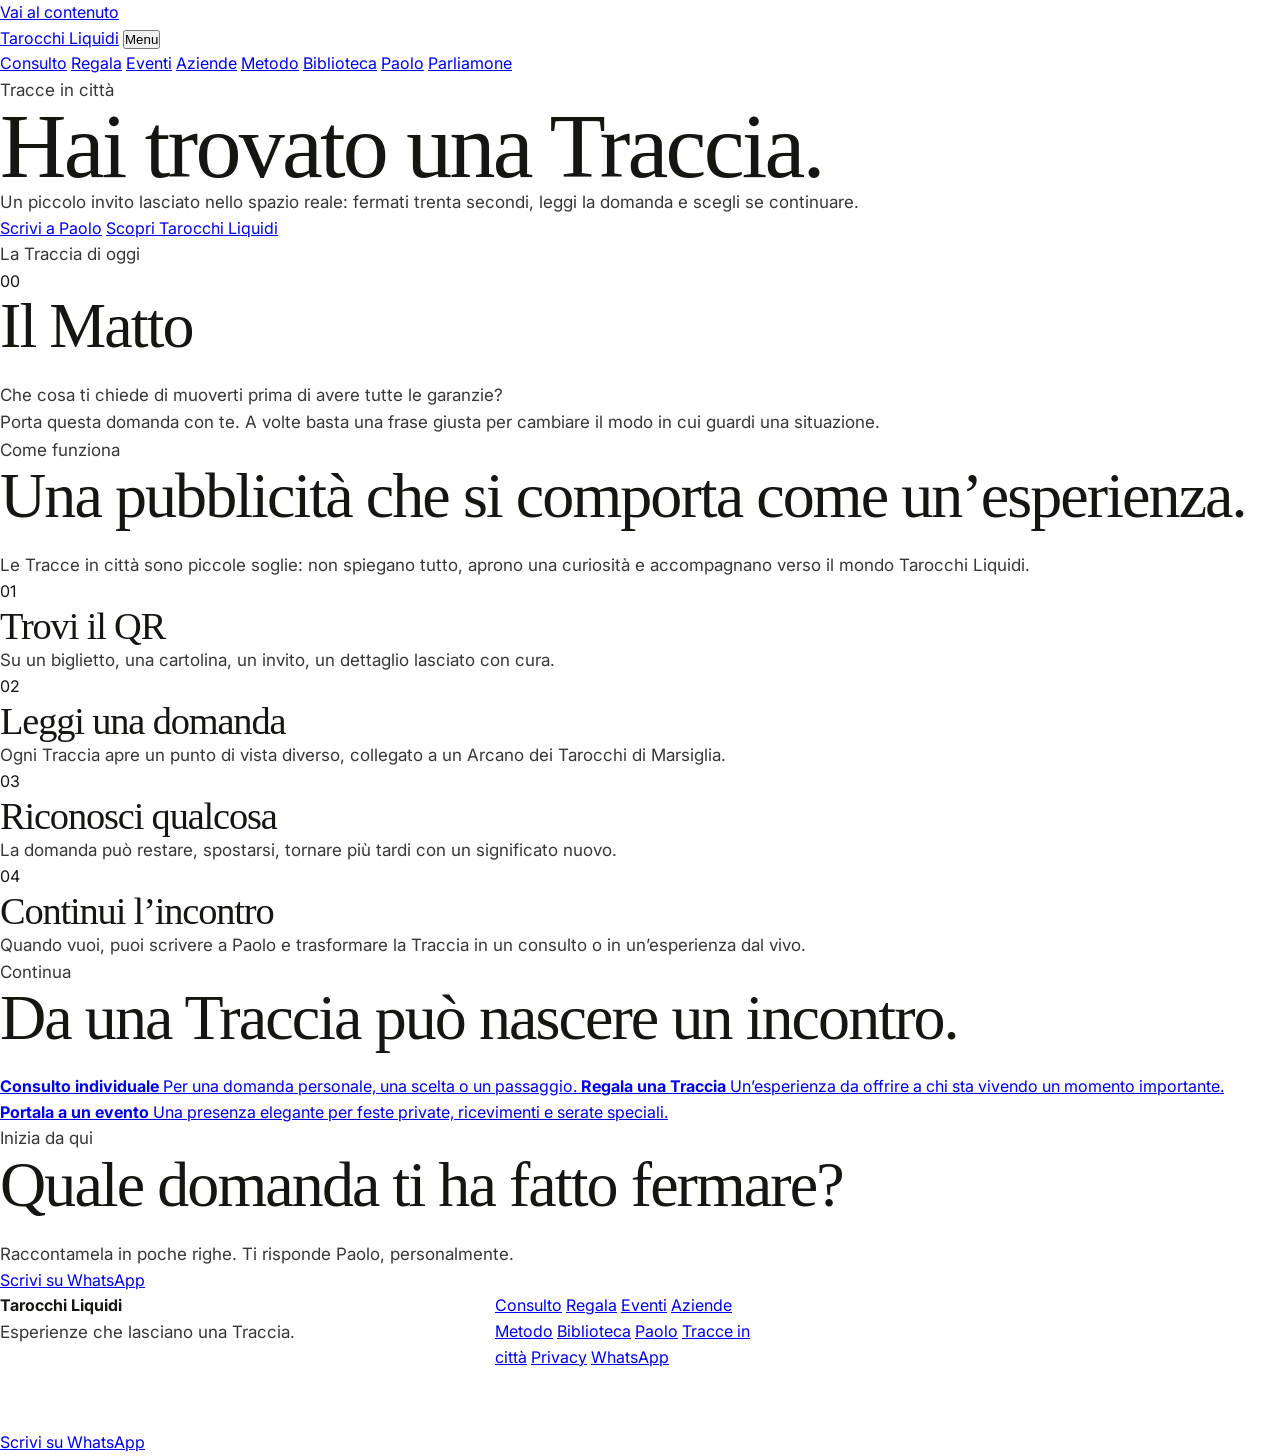
<file: tracce.html>
<!doctype html>
<html lang="it">
<head>
  <meta charset="utf-8">
  <meta name="viewport" content="width=device-width, initial-scale=1">
  <link rel="preconnect" href="https://fonts.googleapis.com">
  <link rel="preconnect" href="https://fonts.gstatic.com" crossorigin>
  <link href="https://fonts.googleapis.com/css2?family=Inter:wght@400;500;600;700;800;900&family=Marcellus&display=swap" rel="stylesheet">
  <link rel="icon" href="assets/favicon.png">
  <link rel="stylesheet" href="css/style.css?v=tl-next-v10">
  <title>Tracce in città | Tarocchi Liquidi</title>
  <meta name="description" content="Hai trovato una Traccia di Tarocchi Liquidi: una micro-esperienza urbana per fermarsi, osservare e scoprire una domanda.">
  <meta name="robots" content="noindex, follow">
  <link rel="canonical" href="https://www.tarocchiliquidi.it/tracce.html">
  <meta property="og:title" content="Hai trovato una Traccia | Tarocchi Liquidi">
  <meta property="og:description" content="Una micro-esperienza urbana: fermati trenta secondi, osserva la domanda, poi scegli se continuare.">
  <meta property="og:image" content="https://www.tarocchiliquidi.it/assets/og-image.jpg">
  <meta property="og:url" content="https://www.tarocchiliquidi.it/tracce.html">
  <meta property="og:type" content="website">
</head>
<body class="trace-city-page">
  <a class="skip-link" href="#contenuto">Vai al contenuto</a>
  <header class="site-header" aria-label="Navigazione principale">
    <div class="shell header-inner">
      <a class="brand" href="index.html" aria-label="Tarocchi Liquidi home">Tarocchi Liquidi</a>
      <button class="menu-toggle" aria-expanded="false" aria-controls="main-nav">Menu</button>
      <nav id="main-nav" class="main-nav">
        <a href="per-te.html">Consulto</a>
        <a href="il-dono.html">Regala</a>
        <a href="eventi.html">Eventi</a>
        <a href="aziende.html">Aziende</a>
        <a href="metodo.html">Metodo</a>
        <a href="biblioteca/index.html">Biblioteca</a>
        <a href="chi-sono.html">Paolo</a>
        <a class="nav-cta" href="https://wa.me/393282924284?text=Ho%20trovato%20una%20Traccia%20di%20Tarocchi%20Liquidi">Parliamone</a>
      </nav>
    </div>
  </header>

  <main id="contenuto">
    <section class="qr-hero">
      <div class="shell qr-grid">
        <div class="qr-copy">
          <p class="eyebrow">Tracce in città</p>
          <h1>Hai trovato una Traccia.</h1>
          <p class="hero-text">Un piccolo invito lasciato nello spazio reale: fermati trenta secondi, leggi la domanda e scegli se continuare.</p>
          <div class="hero-actions">
            <a class="button primary" href="https://wa.me/393282924284?text=Ho%20trovato%20una%20Traccia%20di%20Tarocchi%20Liquidi">Scrivi a Paolo</a>
            <a class="button ghost" href="index.html">Scopri Tarocchi Liquidi</a>
          </div>
        </div>

        <aside class="qr-card" aria-labelledby="qr-card-title">
          <p class="qr-kicker">La Traccia di oggi</p>
          <span class="qr-number" id="qrArcanoNumber">00</span>
          <h2 id="qr-card-title"><span id="qrArcanoTitle">Il Matto</span></h2>
          <p class="qr-line" id="qrArcanoLine">Che cosa ti chiede di muoverti prima di avere tutte le garanzie?</p>
          <p class="qr-note">Porta questa domanda con te. A volte basta una frase giusta per cambiare il modo in cui guardi una situazione.</p>
        </aside>
      </div>
    </section>

    <section class="section qr-how dark" aria-labelledby="qr-how-title">
      <div class="shell ritual-head">
        <div>
          <p class="eyebrow">Come funziona</p>
          <h2 id="qr-how-title">Una pubblicità che si comporta come un’esperienza.</h2>
        </div>
        <p>Le Tracce in città sono piccole soglie: non spiegano tutto, aprono una curiosità e accompagnano verso il mondo Tarocchi Liquidi.</p>
      </div>
      <div class="shell ritual-grid">
        <article>
          <span>01</span>
          <h3>Trovi il QR</h3>
          <p>Su un biglietto, una cartolina, un invito, un dettaglio lasciato con cura.</p>
        </article>
        <article>
          <span>02</span>
          <h3>Leggi una domanda</h3>
          <p>Ogni Traccia apre un punto di vista diverso, collegato a un Arcano dei Tarocchi di Marsiglia.</p>
        </article>
        <article>
          <span>03</span>
          <h3>Riconosci qualcosa</h3>
          <p>La domanda può restare, spostarsi, tornare più tardi con un significato nuovo.</p>
        </article>
        <article>
          <span>04</span>
          <h3>Continui l’incontro</h3>
          <p>Quando vuoi, puoi scrivere a Paolo e trasformare la Traccia in un consulto o in un’esperienza dal vivo.</p>
        </article>
      </div>
    </section>

    <section class="section soft" aria-labelledby="qr-continue-title">
      <div class="shell qr-continue">
        <div>
          <p class="eyebrow">Continua</p>
          <h2 id="qr-continue-title">Da una Traccia può nascere un incontro.</h2>
        </div>
        <div class="qr-actions-panel">
          <a class="qr-action" href="per-te.html">
            <strong>Consulto individuale</strong>
            <span>Per una domanda personale, una scelta o un passaggio.</span>
          </a>
          <a class="qr-action" href="il-dono.html">
            <strong>Regala una Traccia</strong>
            <span>Un’esperienza da offrire a chi sta vivendo un momento importante.</span>
          </a>
          <a class="qr-action" href="eventi.html">
            <strong>Portala a un evento</strong>
            <span>Una presenza elegante per feste private, ricevimenti e serate speciali.</span>
          </a>
        </div>
      </div>
    </section>

    <section class="final-cta" aria-labelledby="qr-cta-title">
      <div class="shell narrow center">
        <p class="eyebrow">Inizia da qui</p>
        <h2 id="qr-cta-title">Quale domanda ti ha fatto fermare?</h2>
        <p>Raccontamela in poche righe. Ti risponde Paolo, personalmente.</p>
        <a class="button primary" href="https://wa.me/393282924284?text=Ho%20trovato%20una%20Traccia.%20La%20mia%20domanda%20%C3%A8%3A">Scrivi su WhatsApp</a>
      </div>
    </section>
  </main>

  <footer class="site-footer">
    <div class="shell footer-grid">
      <div>
        <strong>Tarocchi Liquidi</strong>
        <p>Esperienze che lasciano una Traccia.</p>
      </div>
      <nav aria-label="Navigazione footer">
        <a href="per-te.html">Consulto</a>
        <a href="il-dono.html">Regala</a>
        <a href="eventi.html">Eventi</a>
        <a href="aziende.html">Aziende</a>
        <a href="metodo.html">Metodo</a>
        <a href="biblioteca/index.html">Biblioteca</a>
        <a href="chi-sono.html">Paolo</a>
        <a class="quiet-footer-link" href="tracce.html">Tracce in città</a>
        <a href="privacy.html">Privacy</a>
        <a href="https://wa.me/393282924284">WhatsApp</a>
      </nav>
    </div>
  </footer>
  <a class="mobile-sticky" href="https://wa.me/393282924284?text=Ho%20trovato%20una%20Traccia%20di%20Tarocchi%20Liquidi">Scrivi su WhatsApp</a>
  <script src="js/script.js?v=tl-next-v10"></script>
</body>
</html>
</file>
<file: css/style.css>
/* 
   TAROCCHI LIQUIDI - MASTER STYLE 2026
   Design Concept: Luxury Editorial & Symbolic Meaning
*/

:root {
    --primary: #15130f;
    --secondary: #ffffff;
    --accent: #a82e2e;
    --paper: #f4f1ea;
    --cream: #eee6d9;
    --ink: #171512;
    --text-muted: #514a43;
    --line: rgba(23, 21, 18, 0.12);
    --font-heading: 'Playfair Display', serif;
    --font-body: 'Inter', sans-serif;
    --transition: all 0.5s cubic-bezier(0.165, 0.84, 0.44, 1);
}

* { margin: 0; padding: 0; box-sizing: border-box; }
html { scroll-behavior: smooth; }
body { 
    font-family: var(--font-body); 
    color: var(--ink); 
    background: var(--secondary);
    line-height: 1.6;
    -webkit-font-smoothing: antialiased;
}

.container { max-width: 1200px; margin: 0 auto; padding: 0 30px; }
.section-padding { padding: 120px 0; }
.bg-soft { background-color: var(--paper); }
.bg-dark { background-color: var(--primary); color: #ffffff; }
.text-center { text-align: center; }
.max-800 { max-width: 800px; margin: 0 auto; }

/* TYPOGRAPHY */
h1, h2, h3, h4 { font-family: var(--font-heading); font-weight: 500; letter-spacing: -0.03em; }
h1 { font-size: clamp(48px, 8vw, 92px); line-height: 0.92; }
h2 { font-size: clamp(36px, 5vw, 64px); line-height: 1; margin-bottom: 24px; }
h3 { font-size: clamp(28px, 3vw, 42px); line-height: 1.1; }
p { font-size: 17px; opacity: 0.85; }
.lead { font-size: clamp(18px, 2.5vw, 24px); font-weight: 300; margin-bottom: 30px; }
.kicker { display: block; text-transform: uppercase; letter-spacing: 0.3em; font-size: 11px; font-weight: 700; margin-bottom: 20px; color: var(--accent); }
.subtitle { display: block; text-transform: uppercase; letter-spacing: 0.2em; font-size: 11px; font-weight: 800; color: var(--accent); margin-bottom: 15px; }
.accent-text { font-style: italic; color: var(--accent); }

/* NAVBAR */
.navbar {
    position: fixed;
    top: 0; width: 100%;
    background: rgba(255, 255, 255, 0.85);
    backdrop-filter: blur(20px);
    z-index: 1000;
    padding: 15px 0;
    border-bottom: 1px solid var(--line);
    transition: var(--transition);
}

.nav-container { display: flex; justify-content: space-between; align-items: center; }
.logo { display: flex; align-items: center; gap: 12px; text-decoration: none; color: var(--ink); font-family: var(--font-heading); font-weight: 700; font-size: 20px; }
.nav-logo { height: 42px; width: auto; object-fit: contain; }
.nav-menu { display: flex; align-items: center; gap: 40px; }
.nav-links { display: flex; list-style: none; gap: 30px; }
.nav-links a { text-decoration: none; color: var(--text-muted); font-size: 14px; font-weight: 500; transition: var(--transition); }
.nav-links a:hover { color: var(--accent); }

/* Dropdown */
.has-dropdown { position: relative; }
.dropdown {
    position: absolute; top: 100%; left: 0;
    background: #ffffff; border: 1px solid var(--line);
    padding: 10px; border-radius: 15px;
    width: 220px; opacity: 0; visibility: hidden;
    transform: translateY(10px); transition: var(--transition);
    list-style: none; box-shadow: 0 20px 40px rgba(0,0,0,0.08);
}
.has-dropdown:hover .dropdown { opacity: 1; visibility: visible; transform: translateY(0); }
.dropdown a { display: block; padding: 10px; border-radius: 8px; }
.dropdown a:hover { background: var(--paper); }

.btn-cta-nav {
    background: var(--primary); color: #ffffff;
    padding: 12px 24px; border-radius: 50px;
    text-decoration: none; font-size: 13px; font-weight: 700;
}

/* HERO */
.hero { padding: 180px 0 100px; overflow: hidden; }
.hero-grid { display: grid; grid-template-columns: 1fr 1fr; gap: 60px; align-items: center; }
.hero-trust { display: flex; align-items: center; gap: 15px; margin-top: 40px; font-size: 13px; opacity: 0.7; }
.mini-icon { height: 24px; }

.image-stack { position: relative; }
.main-img { width: 100%; border-radius: 30px; box-shadow: 0 40px 80px rgba(0,0,0,0.15); }
.floating-card {
    position: absolute; bottom: -30px; left: -40px;
    background: #ffffff; padding: 20px; border-radius: 20px;
    box-shadow: 0 30px 60px rgba(0,0,0,0.1); width: 180px; text-align: center;
}
.floating-card img { width: 100%; margin-bottom: 10px; }
.floating-card p { font-size: 12px; font-weight: 700; text-transform: uppercase; letter-spacing: 0.1em; color: var(--accent); }

/* BUTTONS */
.btn { display: inline-flex; padding: 20px 45px; border-radius: 60px; text-decoration: none; font-weight: 700; font-size: 15px; transition: var(--transition); }
.btn-primary { background: var(--accent); color: #ffffff; }
.btn-primary:hover { transform: translateY(-3px); box-shadow: 0 15px 30px rgba(168,46,46,0.25); }
.btn-outline { border: 1.5px solid var(--ink); color: var(--ink); margin-left: 15px; }
.btn-outline:hover { background: var(--ink); color: #ffffff; }
.btn-outline-dark { border: 1.5px solid rgba(255,255,255,0.3); color: #ffffff; padding: 18px 40px; }

/* GRID & LAYOUT */
.grid-2 { display: grid; grid-template-columns: 1.2fr 0.8fr; gap: 80px; align-items: center; }
.grid-2-center { display: grid; grid-template-columns: 1fr 1fr; gap: 80px; align-items: center; }

/* STEPS */
.steps { margin-top: 50px; display: grid; gap: 30px; }
.step { display: flex; gap: 20px; align-items: flex-start; }
.step span { font-family: var(--font-heading); font-size: 32px; color: var(--accent); opacity: 0.3; line-height: 1; }
.step p { font-weight: 500; font-size: 18px; margin: 0; }

/* QUOTE */
.quote-box { background: var(--paper); padding: 60px; border-radius: 30px; position: relative; }
.quote-box i { font-size: 40px; color: var(--accent); opacity: 0.2; margin-bottom: 20px; }
.quote-box blockquote { font-family: var(--font-heading); font-size: 24px; font-style: italic; margin-bottom: 20px; }
.quote-box cite { font-style: normal; font-weight: 700; text-transform: uppercase; font-size: 12px; letter-spacing: 0.1em; }

/* EXPERIENCE SHOWCASE */
.experience-showcase { display: grid; gap: 100px; margin-top: 80px; }
.exp-row { display: grid; grid-template-columns: 1fr 1fr; gap: 80px; align-items: center; }
.exp-row.reverse { direction: rtl; }
.exp-row.reverse .exp-content { direction: ltr; }
.exp-img img { width: 100%; border-radius: 40px; transition: var(--transition); }
.exp-row:hover .exp-img img { transform: scale(1.02); }

.check-list { list-style: none; margin: 30px 0; }
.check-list li { margin-bottom: 12px; font-weight: 500; display: flex; align-items: center; gap: 12px; }
.check-list li::before { content: '•'; color: var(--accent); font-size: 24px; }
.btn-link { text-decoration: none; color: var(--ink); font-weight: 800; border-bottom: 2px solid var(--accent); padding-bottom: 5px; }

/* DONO / PAROLE LIQUIDE */
.dono-visual { position: relative; }
.dono-visual .img-main { width: 90%; border-radius: 30px; }
.dono-visual .img-sub { 
    position: absolute; bottom: -20px; right: 0; 
    width: 250px; border-radius: 20px; border: 8px solid var(--primary); 
}
.product-features { display: grid; grid-template-columns: repeat(3, 1fr); gap: 20px; margin: 40px 0; }
.p-item { text-align: center; }
.p-item i { font-size: 24px; color: var(--accent); margin-bottom: 10px; display: block; }
.p-item span { font-size: 11px; text-transform: uppercase; letter-spacing: 0.1em; font-weight: 700; }

/* CONSULTI */
.consulti-grid { display: grid; grid-template-columns: 1fr 1fr; gap: 20px; margin: 40px 0; }
.c-card { padding: 40px; background: var(--paper); border-radius: 20px; transition: var(--transition); }
.c-card:hover { background: var(--ink); color: #ffffff; }

/* FOOTER SEO */
.footer-grid { display: grid; grid-template-columns: 1.5fr 1fr 1.5fr; gap: 60px; padding-bottom: 60px; }
.footer h3, .footer h4 { color: #ffffff; margin-bottom: 25px; }
.footer-links a, .seo-links a { display: block; color: rgba(255,255,255,0.6); text-decoration: none; margin-bottom: 12px; transition: 0.3s; }
.footer-links a:hover, .seo-links a:hover { color: #ffffff; }
.seo-links { display: grid; grid-template-columns: 1fr 1fr; }
.socials a { color: #ffffff; font-size: 24px; margin-right: 20px; }

.footer-bottom { border-top: 1px solid rgba(255,255,255,0.1); padding-top: 40px; font-size: 12px; opacity: 0.5; }

/* RESPONSIVE */
@media (max-width: 992px) {
    .nav-menu { display: none; }
    .hero-grid, .grid-2, .grid-2-center, .exp-row { grid-template-columns: 1fr; gap: 40px; }
    .exp-row.reverse { direction: ltr; }
    .footer-grid { grid-template-columns: 1fr; }
    .hero { padding: 120px 0 60px; text-align: center; }
    .hero-actions { justify-content: center; }
    .hero-trust { justify-content: center; }
    .btn-outline { margin-left: 0; margin-top: 15px; width: 100%; }
    .btn-primary { width: 100%; }
}
</file>
<file: source_tarocchiliquidi2/TarocchiLiquidi2-main/css/style.css>
:root {
    --primary-color: #1a1a1a;
    --secondary-color: #ffffff;
    --accent-color: #a82e2e; /* Rosso Ceralacca */
    --text-primary: #1a1a1a;
    --text-secondary: #4a4a4a;
    --bg-light: #f9f9f9;
    --bg-dark: #111111;
    --border-color: #eaeaea;
    --font-main: 'Inter', sans-serif;
    --font-heading: 'Playfair Display', serif;
    --transition: all 0.3s ease;
}

* {
    margin: 0;
    padding: 0;
    box-sizing: border-box;
}

html {
    scroll-behavior: smooth;
}

body {
    font-family: var(--font-main);
    color: var(--text-primary);
    line-height: 1.6;
    overflow-x: hidden;
}

.container {
    max-width: 1200px;
    margin: 0 auto;
    padding: 0 20px;
}

section {
    position: relative;
}

.section-padding {
    padding: 100px 0;
}

.bg-light { background-color: var(--bg-light); }
.bg-dark { background-color: var(--bg-dark); }
.text-light { color: #ffffff; }
.text-center { text-align: center; }
.mb-4 { margin-bottom: 1.5rem; }
.mb-5 { margin-bottom: 3rem; }

h1, h2, h3 {
    font-family: var(--font-heading);
    font-weight: 700;
}

h2 {
    font-size: 2.5rem;
    margin-bottom: 20px;
}

.subtitle {
    display: block;
    text-transform: uppercase;
    letter-spacing: 3px;
    font-size: 0.8rem;
    font-weight: 600;
    color: var(--accent-color);
    margin-bottom: 15px;
}

.accent-text {
    color: var(--accent-color);
}

/* Navbar */
.navbar {
    position: fixed;
    top: 0;
    width: 100%;
    background: rgba(255, 255, 255, 0.95);
    padding: 20px 0;
    z-index: 1000;
    border-bottom: 1px solid var(--border-color);
    transition: var(--transition);
}

.nav-container {
    display: flex;
    justify-content: space-between;
    align-items: center;
}

.logo {
    font-family: var(--font-heading);
    font-size: 1.5rem;
    font-weight: 700;
    text-decoration: none;
    color: var(--primary-color);
}

.nav-links {
    display: flex;
    list-style: none;
    gap: 30px;
}

.nav-links a {
    text-decoration: none;
    color: var(--text-primary);
    font-size: 0.9rem;
    font-weight: 500;
    transition: var(--transition);
}

.nav-links a:hover {
    color: var(--accent-color);
}

.menu-toggle {
    display: none;
    flex-direction: column;
    gap: 5px;
    cursor: pointer;
}

.menu-toggle span {
    width: 25px;
    height: 2px;
    background: var(--primary-color);
}

/* Hero Section */
.hero {
    height: 100vh;
    display: flex;
    align-items: center;
    background: linear-gradient(rgba(255,255,255,0.82), rgba(255,255,255,0.82)), url('../assets/tl-social-club-salotto.jpg');
    background-size: cover;
    background-position: center;
    text-align: center;
}

.hero h1 {
    font-size: 4rem;
    line-height: 1.2;
    margin-bottom: 25px;
}

.hero p {
    font-size: 1.2rem;
    max-width: 700px;
    margin: 0 auto 40px;
    color: var(--text-secondary);
}

/* Buttons */
.btn {
    display: inline-block;
    padding: 15px 35px;
    border-radius: 0px; /* Square for premium feel */
    text-decoration: none;
    font-weight: 500;
    font-size: 0.9rem;
    transition: var(--transition);
    cursor: pointer;
}

.btn-primary {
    background: var(--primary-color);
    color: #ffffff;
}

.btn-primary:hover {
    background: var(--accent-color);
}

.btn-secondary {
    border: 1px solid var(--primary-color);
    color: var(--primary-color);
    margin-left: 15px;
}

.btn-secondary:hover {
    background: var(--primary-color);
    color: #ffffff;
}

.btn-small {
    padding: 10px 20px;
    background: var(--primary-color);
    color: #ffffff;
    border-radius: 0;
    text-decoration: none;
    font-size: 0.8rem;
}

.btn-whatsapp {
    background: #25d366;
    color: #ffffff;
    font-size: 1.1rem;
    padding: 18px 45px;
}

.btn-whatsapp:hover {
    background: #128c7e;
    transform: scale(1.05);
}

.btn-text {
    text-decoration: none;
    color: var(--accent-color);
    font-weight: 600;
    font-size: 0.9rem;
    margin-top: 15px;
    display: inline-block;
}

/* Manifesto */
.manifesto-grid {
    display: grid;
    grid-template-columns: 1fr 1fr;
    gap: 60px;
    align-items: center;
    margin-top: 50px;
}

.manifesto-text p {
    margin-bottom: 20px;
    font-size: 1.1rem;
    color: var(--text-secondary);
}

.manifesto-quote blockquote {
    font-family: var(--font-heading);
    font-size: 1.8rem;
    font-style: italic;
    border-left: 4px solid var(--accent-color);
    padding-left: 30px;
    color: var(--primary-color);
}

/* Experience Cards */
.experience-grid {
    display: grid;
    grid-template-columns: repeat(auto-fit, minmax(300px, 1fr));
    gap: 30px;
    margin-top: 50px;
}

.card {
    background: #ffffff;
    padding: 40px;
    border: 1px solid var(--border-color);
    transition: var(--transition);
}

.card:hover {
    transform: translateY(-10px);
    box-shadow: 0 15px 30px rgba(0,0,0,0.05);
}

.card-icon {
    font-size: 2.5rem;
    color: var(--accent-color);
    margin-bottom: 20px;
}

.card h3 {
    margin-bottom: 15px;
}

.card p {
    color: var(--text-secondary);
    margin-bottom: 20px;
    font-size: 0.95rem;
}

.card ul {
    list-style: none;
    margin-bottom: 30px;
}

.card ul li {
    font-size: 0.85rem;
    margin-bottom: 10px;
    color: var(--text-primary);
}

.card ul li i {
    color: var(--accent-color);
    margin-right: 10px;
}

/* Traccia Section */
.traccia-content {
    display: grid;
    grid-template-columns: 1fr 1fr;
    gap: 80px;
    align-items: center;
}

.traccia-image {
    background: #f0f0f0;
    height: 400px;
    overflow: hidden;
}

.traccia-image img {
    width: 100%;
    height: 100%;
    display: block;
    object-fit: cover;
    object-position: center;
}

/* Paolo Musetti Section */
.chi-sono-grid {
    display: grid;
    grid-template-columns: 400px 1fr;
    gap: 60px;
    align-items: center;
}

.chi-sono-img {
    position: relative;
    height: 500px;
}

.img-frame {
    width: 100%;
    height: 100%;
    background: url('../assets/paolo-musetti-tarocchi-liquidi.jpg') center center / cover no-repeat;
    border: 10px solid var(--accent-color);
}

/* Footer */
.footer-bottom {
    margin-top: 80px;
    padding-top: 40px;
    border-top: 1px solid var(--border-color);
}

.social-links {
    margin: 20px 0;
}

.social-links a {
    font-size: 1.5rem;
    color: var(--primary-color);
    margin: 0 15px;
    transition: var(--transition);
}

.social-links a:hover {
    color: var(--accent-color);
}

.policy-link {
    font-size: 0.8rem;
    color: #999;
    text-decoration: none;
}

/* Animations */
.reveal {
    opacity: 0;
    transform: translateY(24px);
    transition: opacity 0.7s ease, transform 0.7s ease;
}

.reveal.visible {
    opacity: 1;
    transform: translateY(0);
}

.fade-in {
    animation: fadeIn 1s ease forwards;
}

.fade-in-delayed {
    opacity: 0;
    animation: fadeIn 1s ease 0.5s forwards;
}

@keyframes fadeIn {
    from { opacity: 0; transform: translateY(20px); }
    to { opacity: 1; transform: translateY(0); }
}

/* Mobile Responsive */
@media (max-width: 768px) {
    .nav-links {
        display: none;
        position: absolute;
        top: 100%;
        left: 0;
        width: 100%;
        padding: 24px 20px;
        background: rgba(255, 255, 255, 0.98);
        border-bottom: 1px solid var(--border-color);
        flex-direction: column;
        gap: 18px;
        text-align: center;
    }

    .nav-links.active {
        display: flex;
    }
    
    .menu-toggle {
        display: flex;
    }

    .hero h1 {
        font-size: 2.5rem;
    }

    .manifesto-grid, .traccia-content, .chi-sono-grid {
        grid-template-columns: 1fr;
        gap: 40px;
    }

    .chi-sono-img {
        height: 300px;
    }

    .btn-secondary {
        margin-left: 0;
        margin-top: 12px;
    }
}


/* === PATCH LAYOUT COMPATTO v2 === */
.section-padding {
    padding: 72px 0;
}

.section-header h2 {
    margin-bottom: 10px;
}

.mb-5 {
    margin-bottom: 2rem;
}

.hero {
    min-height: 72vh;
    height: auto;
    padding: 110px 0 70px;
}

.hero h1 {
    font-size: clamp(2.8rem, 5vw, 4.6rem);
}

.manifesto-grid {
    gap: 44px;
    margin-top: 30px;
}

.experience-grid {
    gap: 24px;
    margin-top: 30px;
}

.card {
    padding: 32px;
}

.card-icon {
    font-size: 2rem;
    margin-bottom: 16px;
}

.traccia-content {
    grid-template-columns: 360px minmax(0, 560px);
    gap: 44px;
    justify-content: center;
}

.traccia-image {
    width: 100%;
    max-width: 560px;
    height: 315px;
    justify-self: end;
    background: #f3f0eb;
}

.traccia-image img {
    width: 100%;
    height: 100%;
    object-fit: cover;
    object-position: center;
}

.chi-sono-grid {
    grid-template-columns: 300px minmax(0, 620px);
    gap: 44px;
    justify-content: center;
}

.chi-sono-img {
    height: 340px;
}

.chi-sono-img img {
    width: 100%;
    height: 100%;
    display: block;
    object-fit: cover;
    object-position: center;
    border: 4px solid var(--accent-color);
}

.img-frame {
    display: none;
}

.footer-bottom {
    margin-top: 56px;
}

@media (max-width: 768px) {
    .section-padding {
        padding: 56px 0;
    }

    .hero {
        min-height: auto;
        padding: 105px 0 54px;
    }

    .hero h1 {
        font-size: 2.45rem;
    }

    .hero p {
        font-size: 1rem;
        margin-bottom: 28px;
    }

    .manifesto-grid,
    .traccia-content,
    .chi-sono-grid {
        grid-template-columns: 1fr;
        gap: 28px;
    }

    .traccia-image {
        max-width: 100%;
        height: 240px;
        justify-self: stretch;
    }

    .chi-sono-img {
        height: 280px;
        max-width: 360px;
        margin: 0 auto;
        width: 100%;
    }
}

/* === PATCH COMPATTO DEFINITIVO v3 — 06/07 ===
   Obiettivo: foto mai a piena pagina, spazi più serrati, hero più bassa.
*/
:root {
    --nav-height: 58px;
}

.container {
    max-width: 1080px;
}

.navbar {
    padding: 12px 0 !important;
}

.logo {
    font-size: 1.35rem !important;
}

.nav-links {
    gap: 24px !important;
}

.section-padding {
    padding: 54px 0 !important;
}

.section-header {
    margin-bottom: 26px !important;
}

.section-header h2,
h2 {
    font-size: clamp(2rem, 3vw, 2.65rem) !important;
    margin-bottom: 12px !important;
}

.subtitle {
    margin-bottom: 10px !important;
}

/* HERO */
.hero {
    height: auto !important;
    min-height: 430px !important;
    max-height: 520px !important;
    padding: 108px 0 68px !important;
    background-size: cover !important;
    background-position: center 42% !important;
}

.hero-content {
    max-width: 760px !important;
}

.hero h1 {
    font-size: clamp(2.75rem, 4.4vw, 4.25rem) !important;
    line-height: 1.08 !important;
    margin-bottom: 18px !important;
}

.hero p {
    font-size: 1.05rem !important;
    max-width: 620px !important;
    margin-bottom: 28px !important;
}

.btn {
    padding: 13px 30px !important;
}

/* METODO */
.manifesto-grid {
    grid-template-columns: 1fr 1fr !important;
    gap: 44px !important;
    margin-top: 24px !important;
}

.manifesto-text p {
    font-size: 1rem !important;
    margin-bottom: 14px !important;
}

.manifesto-quote blockquote {
    font-size: 1.55rem !important;
    padding-left: 24px !important;
}

/* ESPERIENZE */
.experience-grid {
    gap: 22px !important;
    margin-top: 26px !important;
}

.card {
    padding: 28px !important;
}

.card-icon {
    font-size: 1.9rem !important;
    margin-bottom: 14px !important;
}

.card p {
    margin-bottom: 16px !important;
}

.card ul {
    margin-bottom: 22px !important;
}

/* TRACCIA — immagine controllata */
.traccia-content {
    display: grid !important;
    grid-template-columns: minmax(260px, 330px) minmax(360px, 520px) !important;
    gap: 42px !important;
    align-items: center !important;
    justify-content: center !important;
}

.traccia-text {
    max-width: 330px !important;
}

.traccia-text p {
    margin-bottom: 14px !important;
}

.traccia-image {
    width: 100% !important;
    max-width: 520px !important;
    height: 330px !important;
    justify-self: start !important;
    overflow: hidden !important;
    background: #f3f0eb !important;
}

.traccia-image img {
    width: 100% !important;
    height: 100% !important;
    max-width: 520px !important;
    display: block !important;
    object-fit: cover !important;
    object-position: center center !important;
}

/* PAOLO — foto controllata */
.chi-sono-grid {
    display: grid !important;
    grid-template-columns: minmax(320px, 520px) minmax(320px, 430px) !important;
    gap: 46px !important;
    align-items: center !important;
    justify-content: center !important;
}

.chi-sono-img {
    width: 100% !important;
    max-width: 520px !important;
    height: 330px !important;
    overflow: hidden !important;
    justify-self: end !important;
}

.chi-sono-img img {
    width: 100% !important;
    height: 100% !important;
    max-width: 520px !important;
    display: block !important;
    object-fit: cover !important;
    object-position: center center !important;
    border: 0 !important;
}

.chi-sono-info {
    max-width: 430px !important;
}

.chi-sono-info p {
    margin-bottom: 14px !important;
}

/* FOOTER */
.footer {
    padding-top: 58px !important;
    padding-bottom: 46px !important;
}

.footer-bottom {
    margin-top: 48px !important;
    padding-top: 30px !important;
}

.mb-4 { margin-bottom: 1rem !important; }
.mb-5 { margin-bottom: 2rem !important; }

@media (max-width: 900px) {
    .container {
        max-width: 100%;
        padding: 0 22px;
    }

    .traccia-content,
    .chi-sono-grid,
    .manifesto-grid {
        grid-template-columns: 1fr !important;
        gap: 26px !important;
    }

    .traccia-text,
    .chi-sono-info {
        max-width: 100% !important;
    }

    .traccia-image,
    .chi-sono-img {
        max-width: 100% !important;
        width: 100% !important;
        height: 260px !important;
        justify-self: stretch !important;
    }

    .chi-sono-img img {
        object-position: center 34% !important;
    }
}

@media (max-width: 768px) {
    .section-padding {
        padding: 44px 0 !important;
    }

    .hero {
        min-height: 390px !important;
        max-height: none !important;
        padding: 92px 0 48px !important;
        background-position: center center !important;
    }

    .hero h1 {
        font-size: 2.35rem !important;
    }

    .hero p {
        font-size: 0.98rem !important;
        margin-bottom: 22px !important;
    }

    .hero-btns {
        display: grid;
        gap: 10px;
        max-width: 280px;
        margin: 0 auto;
    }

    .btn-secondary {
        margin-left: 0 !important;
        margin-top: 0 !important;
    }

    .traccia-image,
    .chi-sono-img {
        height: 230px !important;
    }
}


/* === PATCH HERO COMPATTA v4 — 06/07 ===
   Obiettivo: header molto più basso e foto hero meno dominante.
*/
.navbar {
    padding: 10px 0 !important;
}

.hero {
    min-height: 315px !important;
    max-height: 360px !important;
    padding: 74px 0 34px !important;
    align-items: center !important;
    background-size: cover !important;
    background-position: center 48% !important;
}

.hero-content {
    max-width: 680px !important;
}

.hero h1 {
    font-size: clamp(2.25rem, 3.45vw, 3.35rem) !important;
    line-height: 1.06 !important;
    margin-bottom: 12px !important;
}

.hero p {
    font-size: 0.96rem !important;
    line-height: 1.55 !important;
    max-width: 570px !important;
    margin-bottom: 20px !important;
}

.btn {
    padding: 10px 24px !important;
}

.hero + .section-padding {
    padding-top: 44px !important;
}

@media (max-width: 768px) {
    .hero {
        min-height: 300px !important;
        max-height: none !important;
        padding: 72px 0 32px !important;
        background-position: center center !important;
    }

    .hero h1 {
        font-size: 2rem !important;
        margin-bottom: 10px !important;
    }

    .hero p {
        font-size: 0.92rem !important;
        margin-bottom: 18px !important;
    }

    .hero + .section-padding {
        padding-top: 38px !important;
    }
}
</file>
